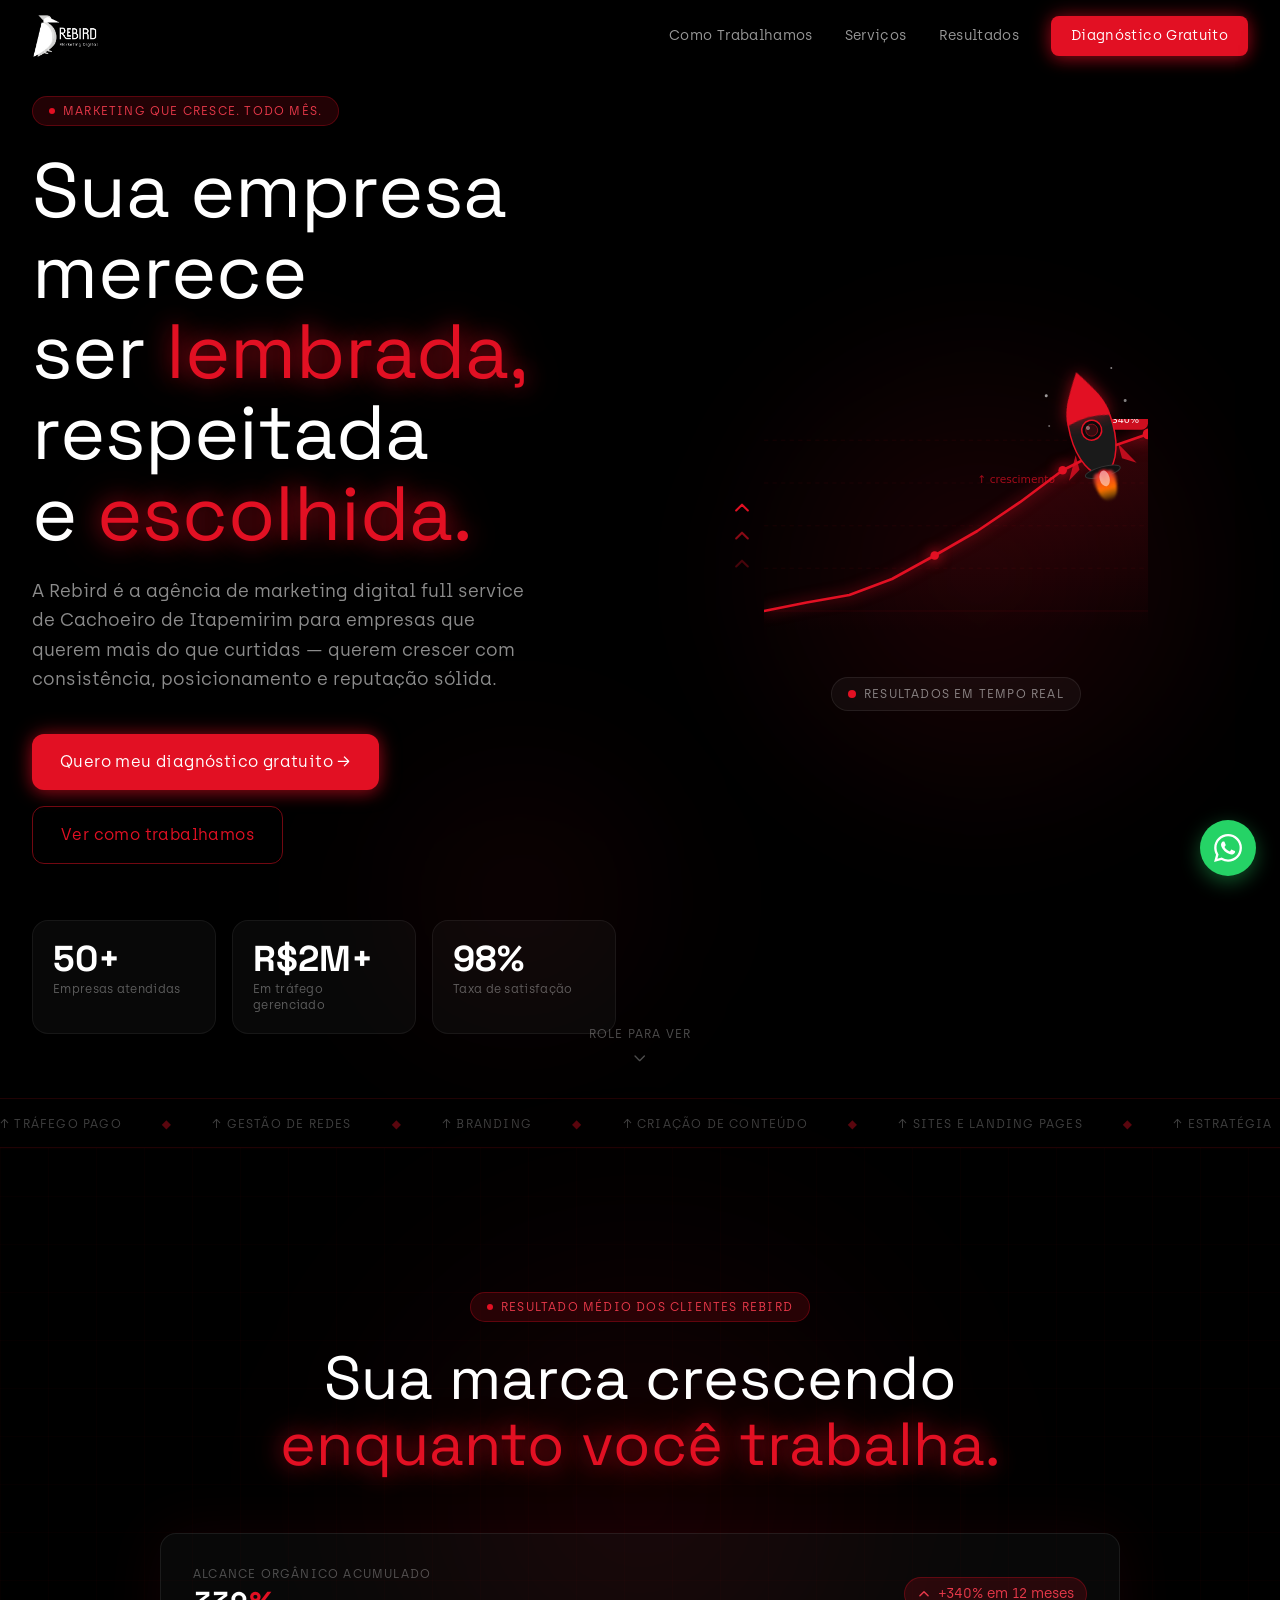
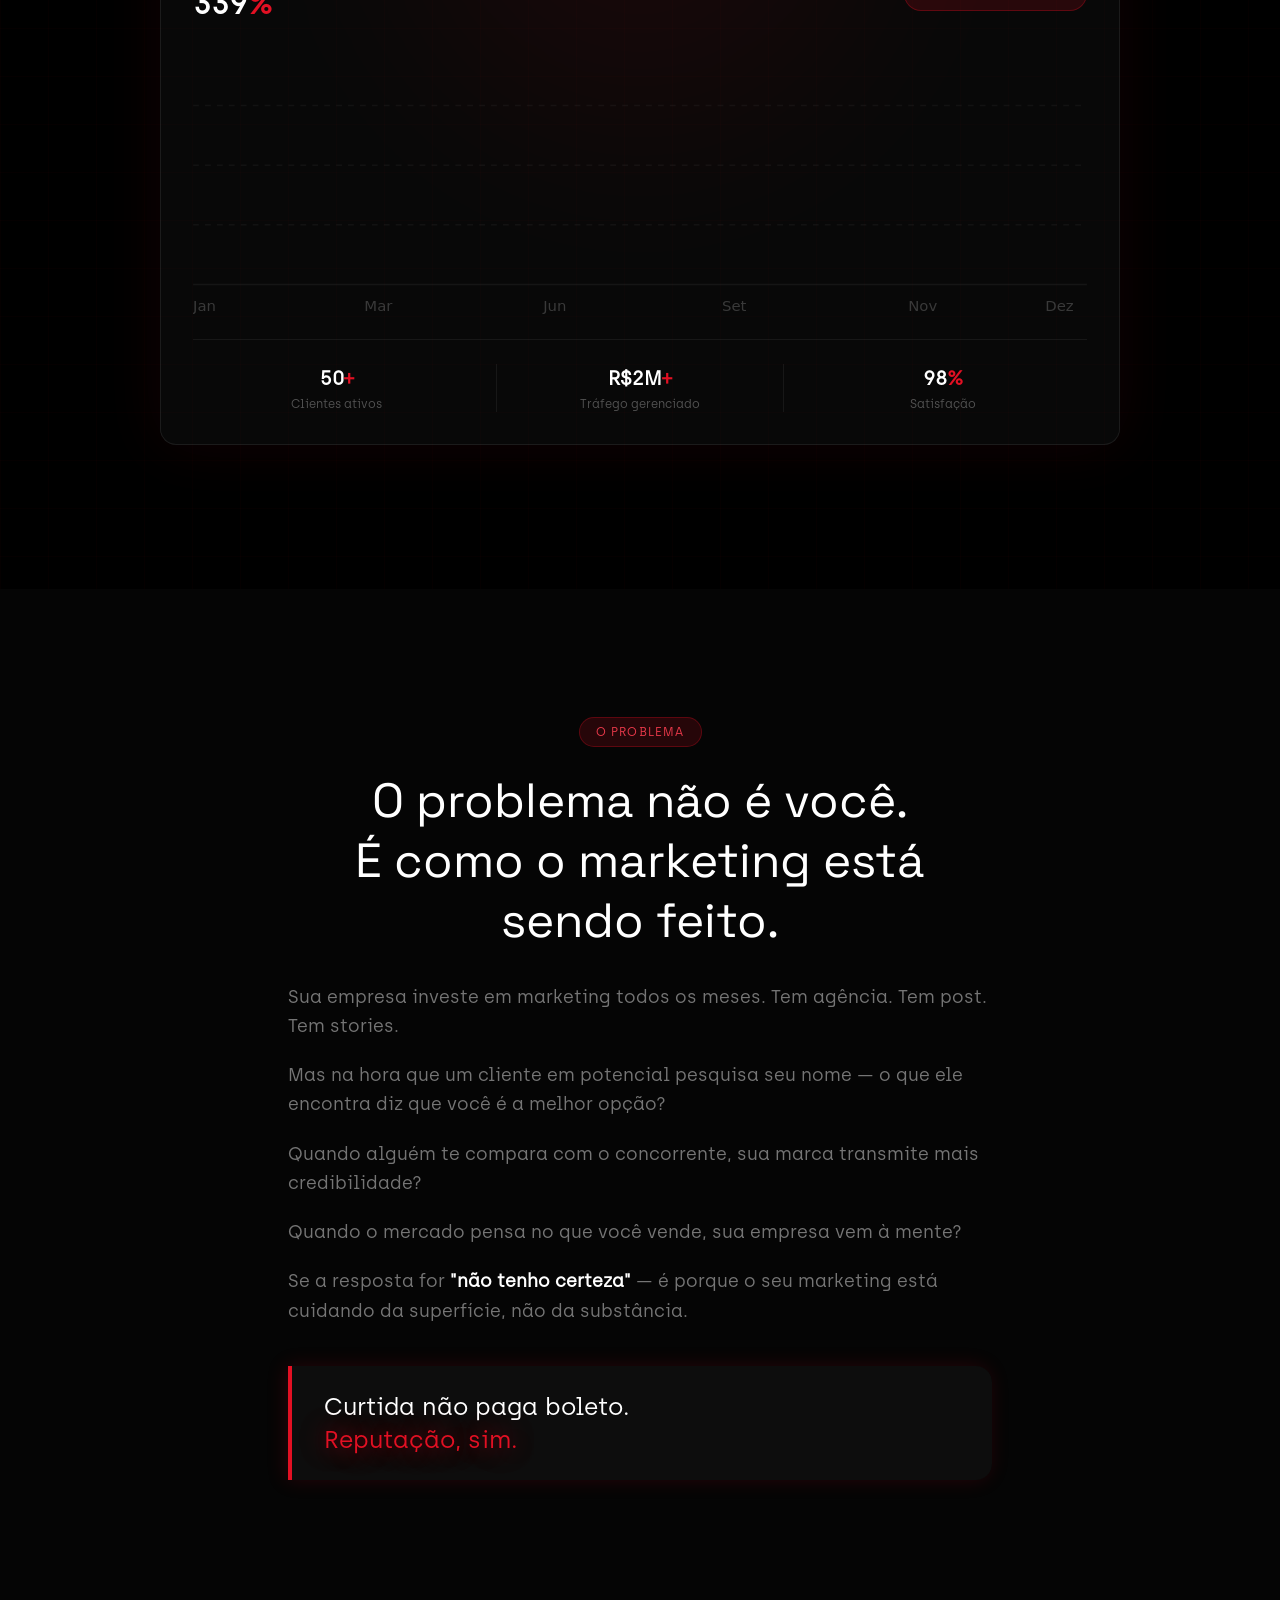
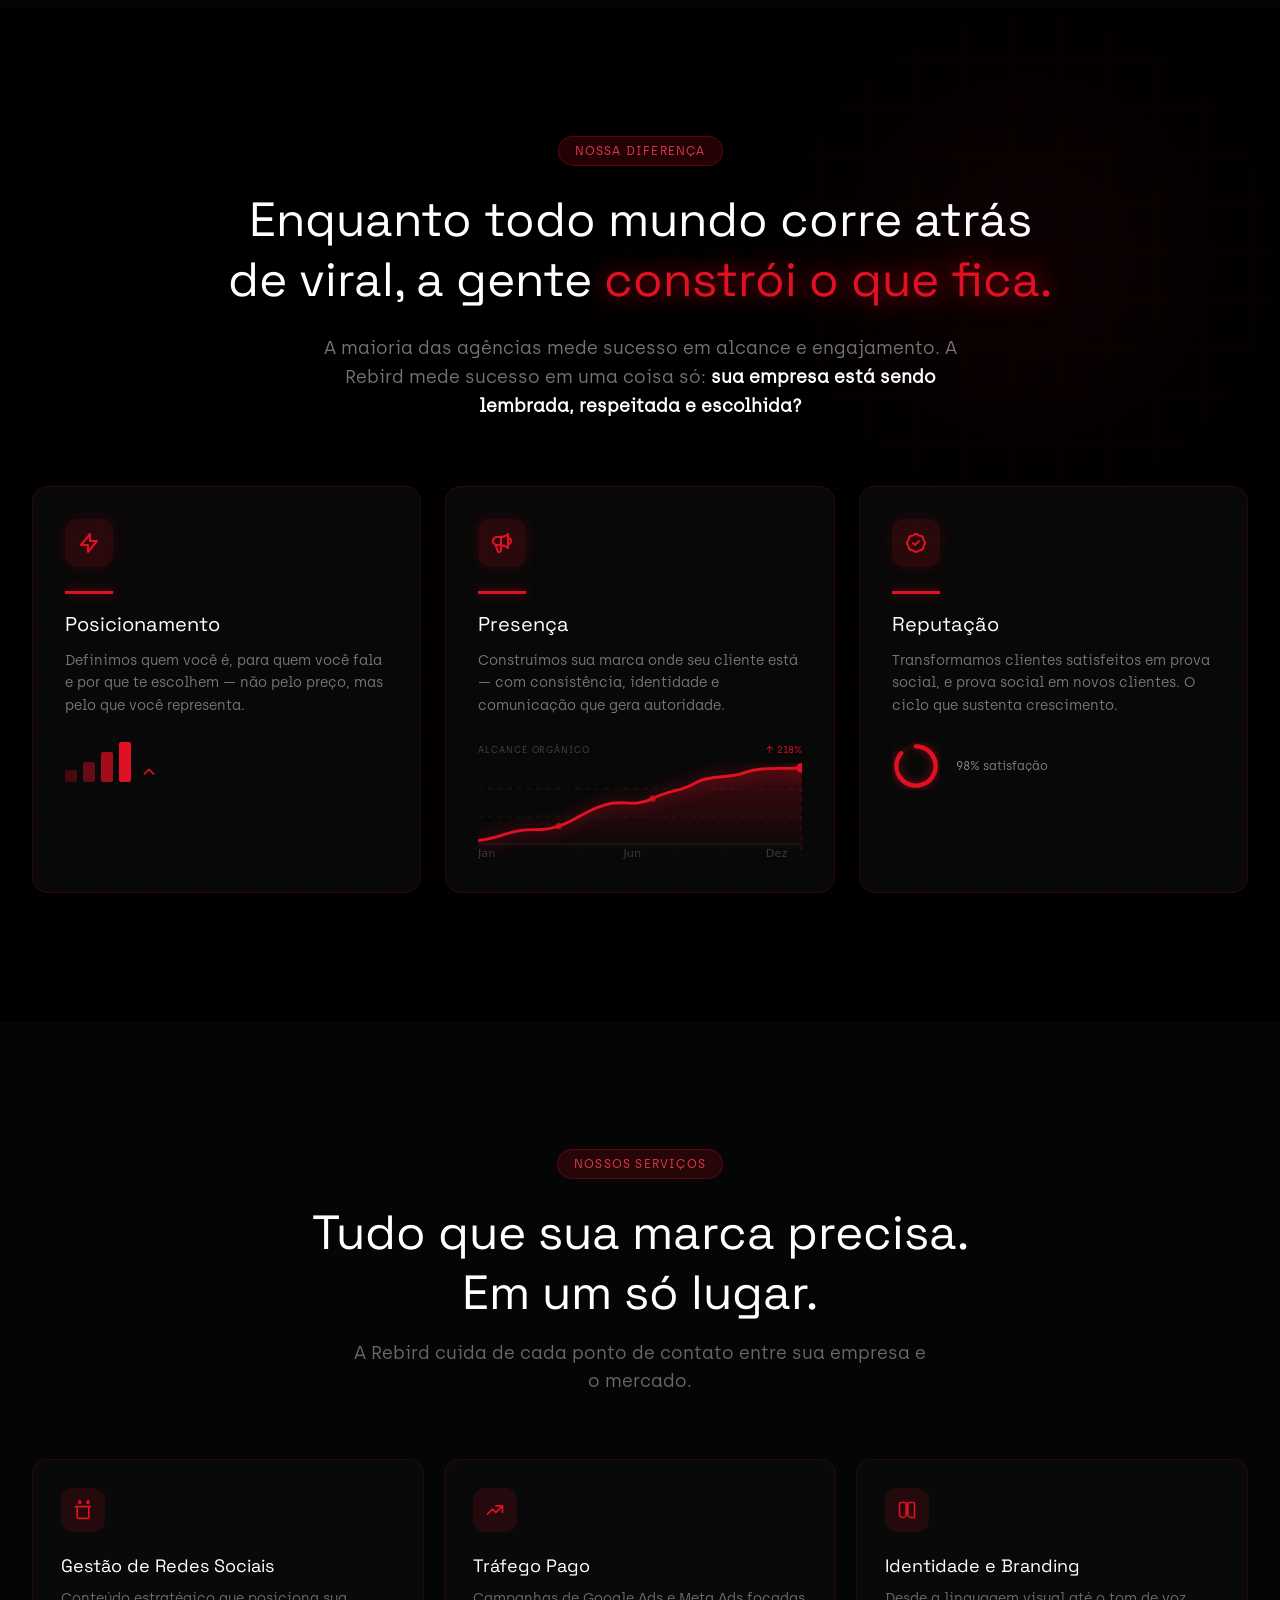
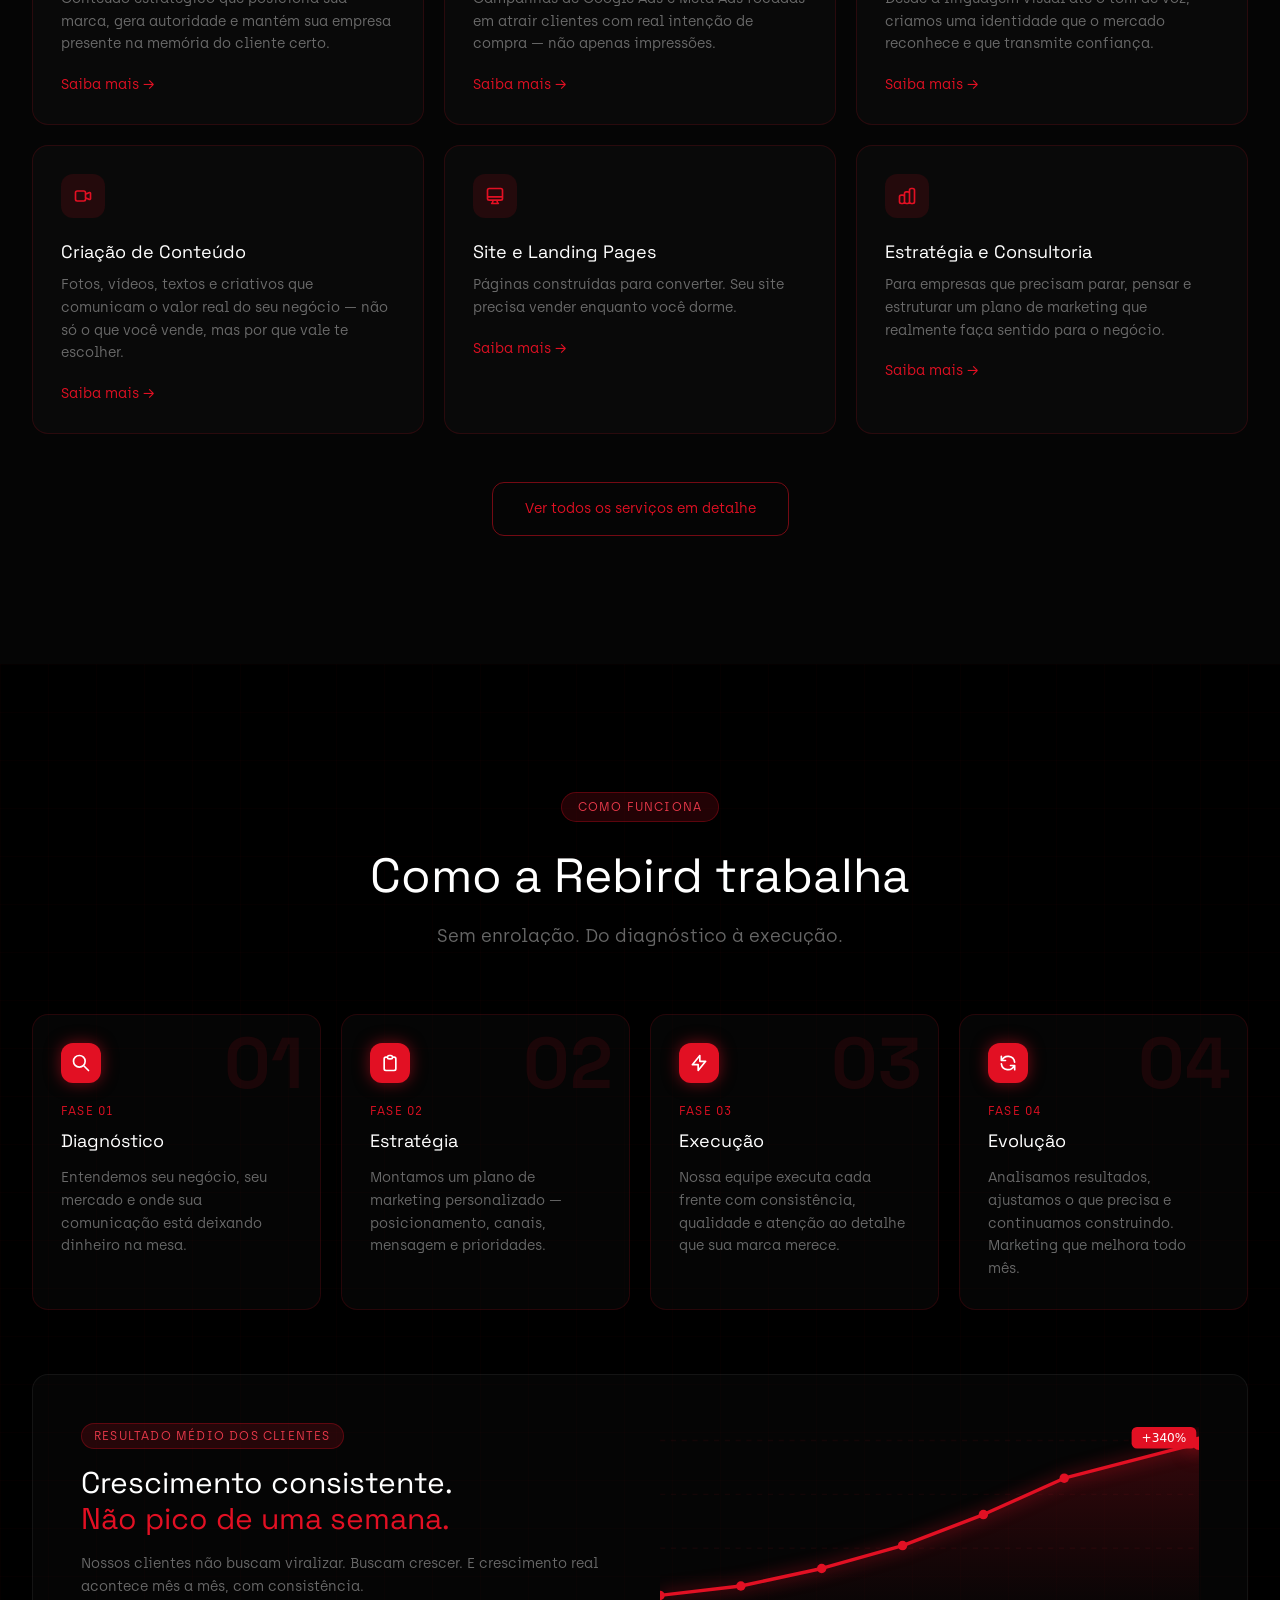
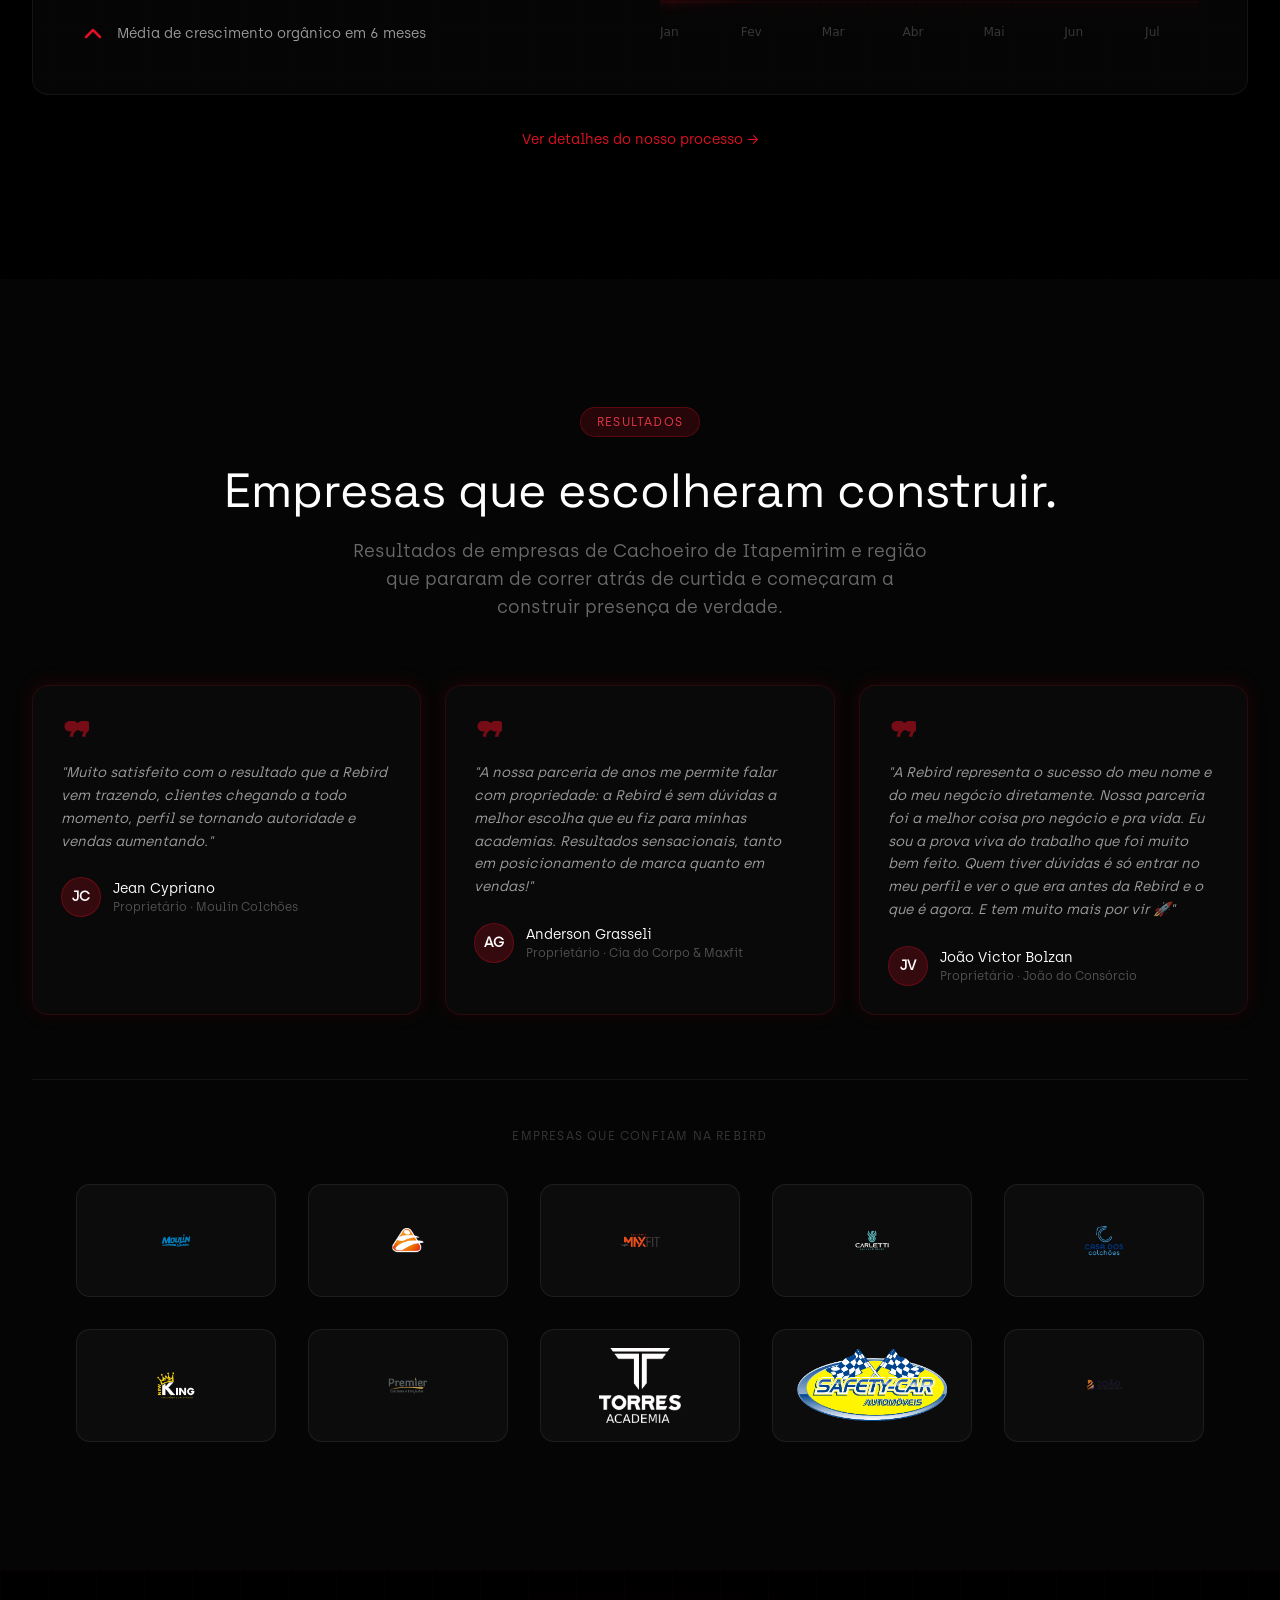
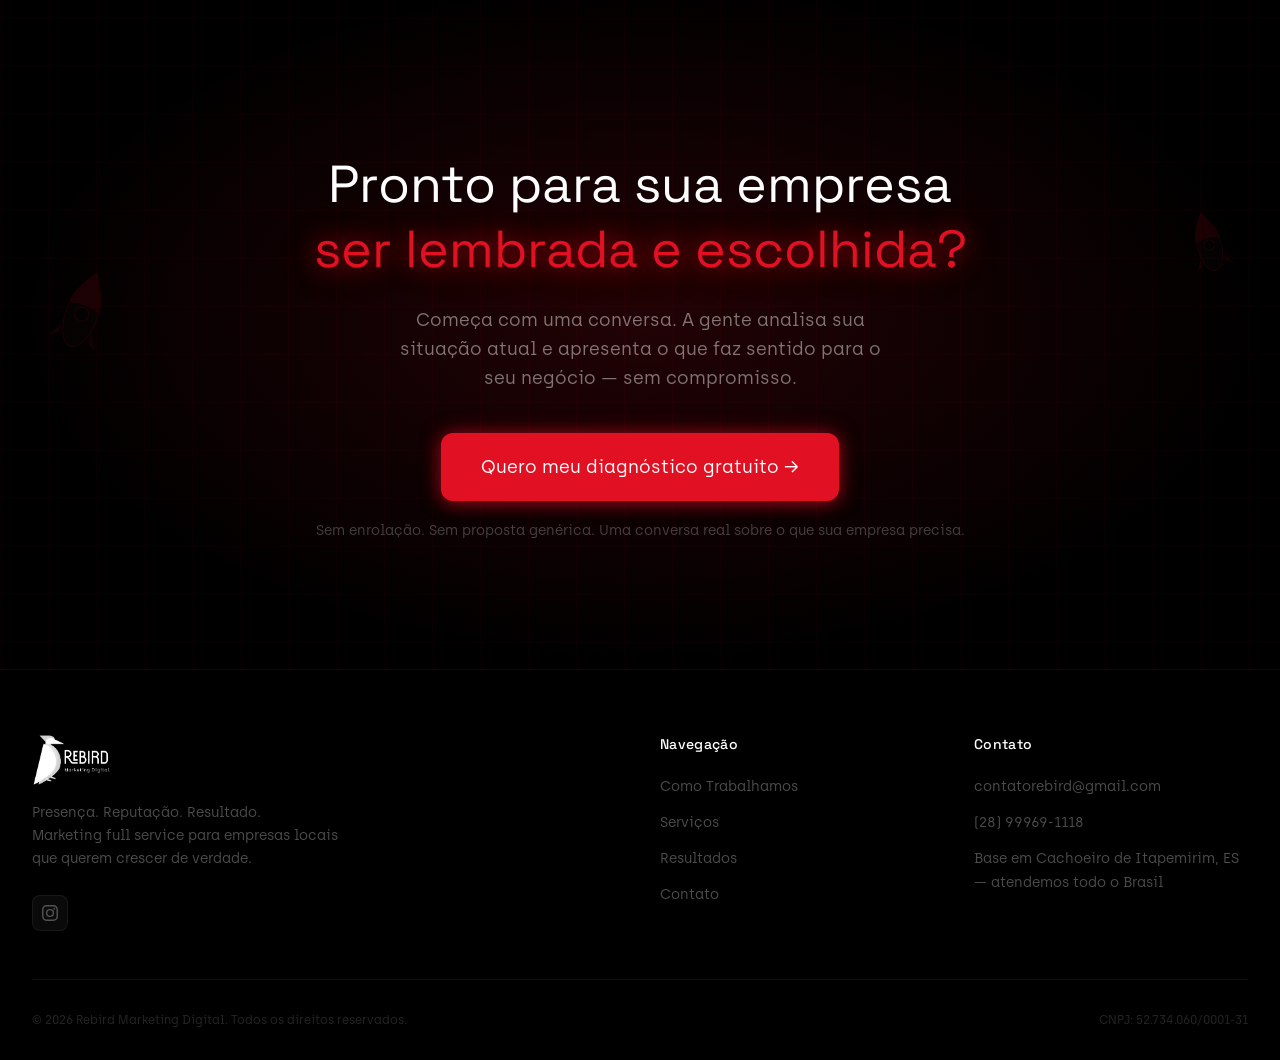
<file: index.html>
<!DOCTYPE html>
<html lang="pt-BR">
<head>
  <meta charset="UTF-8">
  <meta name="google-site-verification" content="AwboLZYkiNeu1MAyQKqrGH6n5QndQtJoimnRwkE85tY" />
  <meta name="viewport" content="width=device-width, initial-scale=1.0">
  <title>Agência de Marketing Digital em Cachoeiro de Itapemirim | Rebird</title>
  <meta name="description" content="Agência de marketing digital em Cachoeiro de Itapemirim e Sul do ES. Gestão de redes, tráfego pago, sites e branding para empresas locais. Atendemos todo o Brasil.">
  <!-- SEO / Indexação (Kit SEO Rebird) — trocar rebird.com.br pelo domínio real -->
  <meta name="robots" content="index, follow">
  <link rel="canonical" href="https://rebird.com.br/">
  <link rel="icon" type="image/png" sizes="96x96" href="favicon-96.png">
  <link rel="icon" type="image/png" sizes="512x512" href="favicon.png">
  <link rel="apple-touch-icon" href="apple-touch-icon.png">

  <!-- Open Graph -->
  <meta property="og:type" content="website">
  <meta property="og:locale" content="pt_BR">
  <meta property="og:site_name" content="Rebird Marketing Digital">
  <meta property="og:title" content="Agência de Marketing Digital em Cachoeiro de Itapemirim | Rebird">
  <meta property="og:description" content="A Rebird não é uma agência que só faz posts. A gente constrói presença e reputação.">
  <meta property="og:url" content="https://rebird.com.br/">
  <meta property="og:image" content="https://rebird.com.br/og-image.png">

  <!-- Twitter / X -->
  <meta name="twitter:card" content="summary_large_image">
  <meta name="twitter:title" content="Agência de Marketing Digital em Cachoeiro de Itapemirim | Rebird">
  <meta name="twitter:description" content="A Rebird não é uma agência que só faz posts. A gente constrói presença e reputação.">
  <meta name="twitter:image" content="https://rebird.com.br/og-image.png">

  <!-- Dados estruturados: negócio local -->
  <script type="application/ld+json">
  {
    "@context": "https://schema.org",
    "@type": "LocalBusiness",
    "name": "Rebird Marketing Digital",
    "description": "Agência de marketing digital em Cachoeiro de Itapemirim e Sul do ES. Gestão de redes, tráfego pago, sites e branding para empresas locais. Atendemos todo o Brasil.",
    "url": "https://rebird.com.br/",
    "image": "https://rebird.com.br/og-image.png",
    "telephone": "+5528999691118",
    "email": "contatorebird@gmail.com",
    "address": {
      "@type": "PostalAddress",
      "addressLocality": "Cachoeiro de Itapemirim",
      "addressRegion": "ES",
      "addressCountry": "BR"
    },
    "areaServed": ["Cachoeiro de Itapemirim", "Sul do Espírito Santo", "Brasil"],
    "sameAs": [
      "https://www.instagram.com/rebirdmarketing/"
    ]
  }
  </script>

  <link rel="stylesheet" href="tailwind.css">

  <!-- Google Analytics 4 -->
  <script async src="https://www.googletagmanager.com/gtag/js?id=G-8B6RSETTDL"></script>
  <script>
    window.dataLayer = window.dataLayer || [];
    function gtag(){dataLayer.push(arguments);}
    gtag('js', new Date());
    gtag('config', 'G-8B6RSETTDL');
  </script>

  <!-- Fontes customizadas — adicione os arquivos em /fonts/ -->
  <style>
    /* Marca (wordmark) — Bebas Neue (OFL, free p/ comercial). Substitui Forrest Gallery DEMO. */
    @font-face {
      font-family: 'Bebas Neue';
      src: url('fonts/BebasNeue-Regular.woff2') format('woff2');
      font-weight: 400;
      font-style: normal;
      font-display: swap;
    }
    /* Títulos — Space Grotesk variável (OFL). Substitui Universo DEMO. */
    @font-face {
      font-family: 'Space Grotesk';
      src: url('fonts/SpaceGrotesk.woff2') format('woff2');
      font-weight: 300 700;
      font-style: normal;
      font-display: swap;
    }
    /* Corpo — Archia (real, licença Atipo). */
    @font-face {
      font-family: 'Archia';
      src: url('fonts/Archia-Regular.woff2') format('woff2');
      font-weight: 400;
      font-style: normal;
      font-display: swap;
    }

    *, *::before, *::after { box-sizing: border-box; }
    html { scroll-behavior: smooth; }

    body {
      font-family: 'Archia', 'Inter', system-ui, sans-serif;
      background: #000;
      color: #e8e8e8;
      overflow-x: hidden;
    }

    h1, h2, h3, h4, h5 {
      font-family: 'Space Grotesk', 'Sora', system-ui, sans-serif;
    }

    .brand-name {
      font-family: 'Bebas Neue', 'Sora', system-ui, sans-serif;
      letter-spacing: 0.08em;
    }

    /* ── Grid background ── */
    .grid-bg {
      background-image:
        linear-gradient(rgba(226,16,35,0.06) 1px, transparent 1px),
        linear-gradient(90deg, rgba(226,16,35,0.06) 1px, transparent 1px);
      background-size: 48px 48px;
    }

    /* ── Glow effects ── */
    .glow-red { text-shadow: 0 0 24px rgba(226,16,35,0.7), 0 0 48px rgba(226,16,35,0.3); }
    .logo-slot {
      display: flex;
      align-items: center;
      justify-content: center;
      background: rgba(255,255,255,0.03);
      border: 1px solid rgba(255,255,255,0.07);
      border-radius: 14px;
      padding: 18px 24px;
      transition: background 0.25s, border-color 0.25s;
    }
    .logo-slot:hover {
      background: rgba(255,255,255,0.07);
      border-color: rgba(226,16,35,0.3);
    }
    .logo-slot img {
      width: 150px;
      height: 75px;
      object-fit: contain;
      object-position: center;
    }
    .glow-card {
      border: 1px solid rgba(226,16,35,0.15);
      box-shadow: 0 0 0 0 rgba(226,16,35,0);
      transition: border-color 0.3s, box-shadow 0.3s, transform 0.3s;
    }
    .glow-card:hover {
      border-color: rgba(226,16,35,0.5);
      box-shadow: 0 0 24px rgba(226,16,35,0.18), 0 0 60px rgba(226,16,35,0.06);
      transform: translateY(-4px);
    }
    .glow-btn {
      background: #e21023;
      color: #fff;
      box-shadow: 0 0 20px rgba(226,16,35,0.5), 0 4px 16px rgba(226,16,35,0.3);
      transition: box-shadow 0.2s, transform 0.2s, background 0.2s;
    }
    .glow-btn:hover {
      background: #e8394a;
      box-shadow: 0 0 36px rgba(226,16,35,0.7), 0 8px 24px rgba(226,16,35,0.4);
      transform: translateY(-2px);
    }
    .glow-btn:active { transform: translateY(0); }

    .btn-outline-red {
      border: 1.5px solid rgba(226,16,35,0.5);
      color: #e21023;
      transition: border-color 0.2s, background 0.2s, box-shadow 0.2s;
    }
    .btn-outline-red:hover {
      border-color: #e21023;
      background: rgba(226,16,35,0.08);
      box-shadow: 0 0 20px rgba(226,16,35,0.2);
    }

    /* ── Navbar ── */
    #navbar { transition: background 0.3s, box-shadow 0.3s, border-color 0.3s; }
    #navbar.scrolled {
      background: rgba(0,0,0,0.95) !important;
      backdrop-filter: blur(16px);
      box-shadow: 0 1px 0 rgba(226,16,35,0.2);
      border-bottom: 1px solid rgba(226,16,35,0.15);
    }

    /* ── Mobile menu ── */
    #mobile-menu { transform: translateX(100%); transition: transform 0.3s ease; }
    #mobile-menu.open { transform: translateX(0); }

    /* ── Fade-up animation ── */
    .fade-up { opacity: 0; transform: translateY(32px); transition: opacity 0.7s cubic-bezier(0.16,1,0.3,1), transform 0.7s cubic-bezier(0.16,1,0.3,1); }
    .fade-up.visible { opacity: 1; transform: translateY(0); }
    .delay-1 { transition-delay: 0.1s; }
    .delay-2 { transition-delay: 0.2s; }
    .delay-3 { transition-delay: 0.3s; }
    .delay-4 { transition-delay: 0.4s; }
    .delay-5 { transition-delay: 0.5s; }
    .delay-6 { transition-delay: 0.6s; }

    /* ── Ticker / marquee ── */
    .ticker-wrap { overflow: hidden; white-space: nowrap; }
    .ticker-inner { display: inline-flex; animation: ticker 22s linear infinite; }
    .ticker-inner:hover { animation-play-state: paused; }
    @keyframes ticker { 0% { transform: translateX(0); } 100% { transform: translateX(-50%); } }

    /* ── Floating particles ── */
    .particle {
      position: absolute;
      border-radius: 50%;
      background: #e21023;
      pointer-events: none;
      animation: float-particle linear infinite;
      opacity: 0;
    }
    @keyframes float-particle {
      0%   { transform: translateY(0) scale(1);   opacity: 0; }
      10%  { opacity: 0.6; }
      90%  { opacity: 0.3; }
      100% { transform: translateY(-100vh) scale(0.5); opacity: 0; }
    }

    /* ── Rocket float ── */
    @keyframes rocket-float {
      0%, 100% { transform: translateY(0) rotate(-15deg); }
      50%       { transform: translateY(-18px) rotate(-12deg); }
    }
    .rocket-float { animation: rocket-float 3.5s ease-in-out infinite; }

    /* ── Flame flicker ── */
    @keyframes flicker {
      0%, 100% { opacity: 1; transform: scaleY(1) scaleX(1); }
      30%       { opacity: 0.85; transform: scaleY(0.9) scaleX(1.05); }
      60%       { opacity: 0.95; transform: scaleY(1.05) scaleX(0.95); }
    }
    .flame { animation: flicker 0.18s ease-in-out infinite; transform-origin: top center; }

    /* ── Chart line draw ── */
    .chart-line {
      stroke-dasharray: 600;
      stroke-dashoffset: 600;
      transition: stroke-dashoffset 2.5s cubic-bezier(0.16,1,0.3,1);
    }
    .chart-line.drawn { stroke-dashoffset: 0; }

    /* ── Arrow pulse ── */
    @keyframes arrow-up {
      0%   { transform: translateY(6px); opacity: 0.3; }
      100% { transform: translateY(-6px); opacity: 1; }
    }
    .arrow-up-anim { animation: arrow-up 1s ease-in-out infinite alternate; }

    /* ── Stat counter glow ── */
    .stat-value {
      font-family: 'Space Grotesk', 'Sora', system-ui, sans-serif;
      font-weight: 700;
      font-size: 2.25rem;
      line-height: 1;
      color: #fff;
    }
    .stat-value span { color: #e21023; }

    /* ── Section tag ── */
    .tag-red { background: rgba(226,16,35,0.15); color: #e8394a; border: 1px solid rgba(226,16,35,0.3); }

    /* ── WhatsApp ── */
    #whatsapp-btn { transition: transform 0.2s, box-shadow 0.2s; }
    #whatsapp-btn:hover { transform: scale(1.08); box-shadow: 0 12px 32px rgba(37,211,102,0.45); }

    /* ── Scrollbar ── */
    ::-webkit-scrollbar { width: 4px; }
    ::-webkit-scrollbar-track { background: #000; }
    ::-webkit-scrollbar-thumb { background: #e21023; border-radius: 2px; }

    /* ── Step line connector ── */
    .step-connector { background: linear-gradient(to right, #e21023, transparent); }

    /* ── Pillar card ── */
    .pillar-card-inner { transition: transform 0.3s, box-shadow 0.3s; }
    .pillar-card-inner:hover { transform: translateY(-6px); box-shadow: 0 24px 56px rgba(226,16,35,0.15); }

    /* ── Testi card ── */
    .testi-card { transition: transform 0.25s, border-color 0.25s; }
    .testi-card:hover { transform: translateY(-3px); }

    /* ── Redline ── */
    .red-line { width: 48px; height: 3px; background: #e21023; box-shadow: 0 0 12px rgba(226,16,35,0.6); }

    /* ── Number pulse ── */
    @keyframes num-pulse { 0%,100% { text-shadow: 0 0 16px rgba(226,16,35,0.4); } 50% { text-shadow: 0 0 32px rgba(226,16,35,0.8); } }
    .num-pulse { animation: num-pulse 2.5s ease-in-out infinite; }

    /* ── Portal pulse ── */
    @keyframes portalPulse {
      0%,100% { transform:translate(-50%,-50%) scale(1);   opacity:1; }
      50%      { transform:translate(-50%,-50%) scale(1.18); opacity:0.7; }
    }

    /* ── Status blink ── */
    @keyframes blink {
      0%,100% { opacity:1; }
      50%      { opacity:0.2; }
    }

    /* ── Rocket exhaust smoke trail ── */
    @keyframes smoke-rise {
      0%   { transform:translateY(0) scale(1);   opacity:0.5; }
      100% { transform:translateY(-60px) scale(2); opacity:0; }
    }
    .smoke-puff {
      position:absolute;
      border-radius:50%;
      background:rgba(226,16,35,0.15);
      animation:smoke-rise 1.2s ease-out infinite;
      pointer-events:none;
    }
  </style>
</head>
<body>

  <!-- ═══════════════════════════════════════════ NAVBAR ═══ -->
  <nav id="navbar" class="fixed top-0 left-0 right-0 z-50 bg-transparent" role="navigation" aria-label="Menu principal">
    <div class="max-w-7xl mx-auto px-5 lg:px-8">
      <div class="flex items-center justify-between" style="height:72px">

        <!-- Logo -->
        <a href="index.html" aria-label="Rebird - Página inicial">
          <img src="logos/rebird-logo.png" alt="Rebird Marketing Digital" style="height:44px;width:auto;object-fit:contain;">
        </a>

        <!-- Desktop nav -->
        <div class="hidden lg:flex items-center gap-8">
          <a href="como-trabalhamos.html" class="text-white/60 hover:text-white text-sm transition-colors tracking-wide">Como Trabalhamos</a>
          <a href="servicos.html" class="text-white/60 hover:text-white text-sm transition-colors tracking-wide">Serviços</a>
          <a href="index.html#resultados" class="text-white/60 hover:text-white text-sm transition-colors tracking-wide">Resultados</a>
          <a href="contato.html" class="glow-btn px-5 py-2.5 rounded-lg text-sm font-medium tracking-wide">Diagnóstico Gratuito</a>
        </div>

        <!-- Mobile hamburger -->
        <button id="menu-btn" class="lg:hidden flex flex-col gap-1.5 p-2" aria-label="Abrir menu" aria-expanded="false">
          <span class="block w-6 h-0.5 bg-white transition-all" id="bar1"></span>
          <span class="block w-6 h-0.5 bg-white transition-all" id="bar2"></span>
          <span class="block w-5 h-0.5 bg-white transition-all" id="bar3"></span>
        </button>
      </div>
    </div>

    <!-- Mobile menu -->
    <div id="mobile-menu" class="fixed top-0 right-0 bottom-0 w-72 bg-black border-l border-red-700/30 z-50 shadow-2xl flex flex-col p-8">
      <div class="flex justify-between items-center mb-10">
        <img src="logos/rebird-logo.png" alt="Rebird Marketing Digital" style="height:40px;width:auto;object-fit:contain;">
        <button id="close-menu" aria-label="Fechar menu" class="text-white/50 hover:text-red-500 transition-colors">
          <svg class="w-6 h-6" fill="none" stroke="currentColor" viewBox="0 0 24 24"><path stroke-linecap="round" stroke-linejoin="round" stroke-width="2" d="M6 18L18 6M6 6l12 12"/></svg>
        </button>
      </div>
      <nav class="flex flex-col gap-6">
        <a href="como-trabalhamos.html" class="text-white/70 text-lg hover:text-red-500 transition-colors">Como Trabalhamos</a>
        <a href="servicos.html" class="text-white/70 text-lg hover:text-red-500 transition-colors">Serviços</a>
        <a href="index.html#resultados" class="text-white/70 text-lg hover:text-red-500 transition-colors">Resultados</a>
      </nav>
      <div class="mt-auto">
        <a href="contato.html" class="glow-btn block text-center px-6 py-4 rounded-xl font-medium text-base">Diagnóstico Gratuito</a>
      </div>
    </div>
    <div id="menu-overlay" class="hidden fixed inset-0 bg-black/60 z-40 backdrop-blur-sm"></div>
  </nav>

  <main>

    <!-- ═══════════════════════════════════════════ HERO ═══ -->
    <section class="relative min-h-screen flex flex-col justify-center pt-24 pb-16 overflow-hidden grid-bg" style="background:#000">

      <!-- Particles container -->
      <div id="particles" class="absolute inset-0 pointer-events-none overflow-hidden"></div>

      <!-- Glow orb -->
      <div class="absolute top-1/4 right-0 w-[600px] h-[600px] rounded-full pointer-events-none" style="background: radial-gradient(circle, rgba(226,16,35,0.12) 0%, transparent 70%); filter: blur(40px);"></div>
      <div class="absolute bottom-0 left-1/4 w-[400px] h-[400px] rounded-full pointer-events-none" style="background: radial-gradient(circle, rgba(226,16,35,0.07) 0%, transparent 70%); filter: blur(60px);"></div>

      <div class="max-w-7xl mx-auto px-5 lg:px-8 w-full relative z-10">
        <div class="grid grid-cols-1 lg:grid-cols-2 gap-12 items-center">

          <!-- Left: copy -->
          <div>
            <!-- Tag -->
            <div class="fade-up inline-flex items-center gap-2 tag-red px-4 py-1.5 rounded-full text-xs font-medium tracking-widest uppercase mb-6">
              <span class="w-1.5 h-1.5 rounded-full bg-red-500 inline-block"></span>
              Marketing que cresce. Todo mês.
            </div>

            <!-- H1 -->
            <h1 class="fade-up delay-1 text-white leading-[1.05] mb-6" style="font-size:clamp(2.6rem, 6vw, 4.8rem)">
              Sua empresa merece<br>
              ser <span class="text-red-500 glow-red">lembrada,</span><br>
              respeitada<br>
              e <span class="text-red-500 glow-red">escolhida.</span>
            </h1>

            <!-- Subtitle -->
            <p class="fade-up delay-2 text-white/55 text-lg leading-relaxed mb-10 max-w-lg">
              A Rebird é a agência de marketing digital full service de Cachoeiro de Itapemirim para empresas que querem mais do que curtidas — querem crescer com consistência, posicionamento e reputação sólida.
            </p>

            <!-- CTAs -->
            <div class="fade-up delay-3 flex flex-wrap gap-4 mb-14">
              <a href="contato.html" class="glow-btn px-7 py-4 rounded-xl font-medium text-base tracking-wide">
                Quero meu diagnóstico gratuito →
              </a>
              <a href="como-trabalhamos.html" class="btn-outline-red px-7 py-4 rounded-xl font-medium text-base tracking-wide">
                Ver como trabalhamos
              </a>
            </div>

            <!-- Stats counters -->
            <div class="fade-up delay-4 grid grid-cols-3 gap-4">
              <div class="bg-white/[0.03] border border-white/[0.06] rounded-2xl p-5">
                <div class="stat-value num-pulse" data-target="50" data-suffix="+">0+</div>
                <div class="text-white/35 text-xs mt-1 tracking-wide">Empresas atendidas</div>
              </div>
              <div class="bg-white/[0.03] border border-white/[0.06] rounded-2xl p-5">
                <div class="stat-value num-pulse" data-target="2" data-prefix="R$" data-suffix="M+">R$0M+</div>
                <div class="text-white/35 text-xs mt-1 tracking-wide">Em tráfego gerenciado</div>
              </div>
              <div class="bg-white/[0.03] border border-white/[0.06] rounded-2xl p-5">
                <div class="stat-value num-pulse" data-target="98" data-suffix="%">0%</div>
                <div class="text-white/35 text-xs mt-1 tracking-wide">Taxa de satisfação</div>
              </div>
            </div>
          </div>

          <!-- Right: rocket + chart visual -->
          <div class="hidden lg:flex flex-col items-center justify-center relative">

            <!-- Chart SVG -->
            <div class="relative w-full max-w-sm">
              <svg viewBox="0 0 360 220" fill="none" xmlns="http://www.w3.org/2000/svg" class="w-full">
                <!-- Grid lines -->
                <line x1="0" y1="180" x2="360" y2="180" stroke="rgba(226,16,35,0.1)" stroke-width="1"/>
                <line x1="0" y1="140" x2="360" y2="140" stroke="rgba(226,16,35,0.07)" stroke-width="1" stroke-dasharray="4 4"/>
                <line x1="0" y1="100" x2="360" y2="100" stroke="rgba(226,16,35,0.07)" stroke-width="1" stroke-dasharray="4 4"/>
                <line x1="0" y1="60" x2="360" y2="60" stroke="rgba(226,16,35,0.07)" stroke-width="1" stroke-dasharray="4 4"/>
                <line x1="0" y1="20" x2="360" y2="20" stroke="rgba(226,16,35,0.07)" stroke-width="1" stroke-dasharray="4 4"/>

                <!-- Area fill -->
                <path d="M0 180 L40 172 L80 165 L120 150 L160 128 L200 105 L240 78 L280 48 L320 28 L360 14 L360 200 L0 200Z"
                      fill="url(#areaGrad)" opacity="0.4"/>
                <!-- Line -->
                <path id="chartLine" class="chart-line"
                      d="M0 180 L40 172 L80 165 L120 150 L160 128 L200 105 L240 78 L280 48 L320 28 L360 14"
                      stroke="#e21023" stroke-width="2.5" stroke-linecap="round" stroke-linejoin="round" fill="none"
                      style="filter: drop-shadow(0 0 6px rgba(226,16,35,0.8))"/>

                <!-- Data point dots -->
                <circle cx="160" cy="128" r="4" fill="#e21023" style="filter: drop-shadow(0 0 6px rgba(226,16,35,1))"/>
                <circle cx="280" cy="48" r="4" fill="#e21023" style="filter: drop-shadow(0 0 6px rgba(226,16,35,1))"/>
                <circle cx="360" cy="14" r="5" fill="#e21023" style="filter: drop-shadow(0 0 10px rgba(226,16,35,1))"/>

                <!-- Tooltip on last point -->
                <rect x="310" y="-10" width="50" height="20" rx="6" fill="#e21023" opacity="0.9"/>
                <text x="335" y="4" text-anchor="middle" fill="white" font-size="9" font-family="system-ui">+340%</text>

                <!-- Upward arrow label -->
                <g transform="translate(200,60)">
                  <text fill="rgba(226,16,35,0.7)" font-size="10" font-family="system-ui">↑ crescimento</text>
                </g>

                <defs>
                  <linearGradient id="areaGrad" x1="0" y1="0" x2="0" y2="1">
                    <stop offset="0%" stop-color="#e21023" stop-opacity="0.5"/>
                    <stop offset="100%" stop-color="#e21023" stop-opacity="0.0"/>
                  </linearGradient>
                </defs>
              </svg>

              <!-- Rocket SVG -->
              <div class="absolute -top-16 right-0 rocket-float" style="width:110px">
                <svg viewBox="0 0 110 160" fill="none" xmlns="http://www.w3.org/2000/svg">
                  <!-- Body -->
                  <ellipse cx="55" cy="75" rx="22" ry="45" fill="#1a1a1a" stroke="#e21023" stroke-width="1.5"/>
                  <!-- Nose cone -->
                  <path d="M55 15 C42 35 33 50 33 65 Q55 58 77 65 C77 50 68 35 55 15Z" fill="#e21023" style="filter: drop-shadow(0 0 8px rgba(226,16,35,0.6))"/>
                  <!-- Window -->
                  <circle cx="55" cy="75" r="10" fill="#0a0a0a" stroke="#e21023" stroke-width="1.5"/>
                  <circle cx="55" cy="75" r="6" fill="rgba(226,16,35,0.2)" stroke="#e21023" stroke-width="0.5"/>
                  <circle cx="52" cy="72" r="2" fill="rgba(255,255,255,0.4)"/>
                  <!-- Left fin -->
                  <path d="M33 95 L20 118 L33 110Z" fill="#e21023" opacity="0.8"/>
                  <!-- Right fin -->
                  <path d="M77 95 L90 118 L77 110Z" fill="#e21023" opacity="0.8"/>
                  <!-- Bottom -->
                  <ellipse cx="55" cy="118" rx="18" ry="5" fill="#111" stroke="#333" stroke-width="1"/>
                  <!-- Flame group -->
                  <g class="flame" transform-origin="55 118">
                    <ellipse cx="55" cy="132" rx="10" ry="16" fill="url(#flameGrad1)" style="filter: blur(1px)"/>
                    <ellipse cx="48" cy="128" rx="5" ry="10" fill="url(#flameGrad2)" opacity="0.8" style="filter: blur(1px)"/>
                    <ellipse cx="62" cy="128" rx="5" ry="10" fill="url(#flameGrad2)" opacity="0.8" style="filter: blur(1px)"/>
                    <ellipse cx="55" cy="125" rx="5" ry="8" fill="#fff" opacity="0.5"/>
                  </g>
                  <!-- Stars -->
                  <circle cx="20" cy="30" r="1.5" fill="white" opacity="0.6"/>
                  <circle cx="90" cy="20" r="1" fill="white" opacity="0.5"/>
                  <circle cx="15" cy="60" r="1" fill="white" opacity="0.4"/>
                  <circle cx="95" cy="55" r="1.5" fill="white" opacity="0.5"/>
                  <defs>
                    <linearGradient id="flameGrad1" x1="0" y1="0" x2="0" y2="1">
                      <stop offset="0%" stop-color="#e21023"/>
                      <stop offset="60%" stop-color="#ff6b00"/>
                      <stop offset="100%" stop-color="#ffcc00" stop-opacity="0"/>
                    </linearGradient>
                    <linearGradient id="flameGrad2" x1="0" y1="0" x2="0" y2="1">
                      <stop offset="0%" stop-color="#e8394a"/>
                      <stop offset="100%" stop-color="#ff8800" stop-opacity="0"/>
                    </linearGradient>
                  </defs>
                </svg>
              </div>

              <!-- Floating upward arrows -->
              <div class="absolute -left-8 top-1/2 flex flex-col gap-2 -translate-y-1/2">
                <svg class="arrow-up-anim w-5 h-5 text-red-500" style="animation-delay:0s; color:#e21023" fill="none" stroke="currentColor" viewBox="0 0 24 24"><path stroke-linecap="round" stroke-linejoin="round" stroke-width="2.5" d="M5 15l7-7 7 7"/></svg>
                <svg class="arrow-up-anim w-5 h-5" style="animation-delay:0.2s; color:#e21023; opacity:0.6" fill="none" stroke="currentColor" viewBox="0 0 24 24"><path stroke-linecap="round" stroke-linejoin="round" stroke-width="2.5" d="M5 15l7-7 7 7"/></svg>
                <svg class="arrow-up-anim w-5 h-5" style="animation-delay:0.4s; color:#e21023; opacity:0.3" fill="none" stroke="currentColor" viewBox="0 0 24 24"><path stroke-linecap="round" stroke-linejoin="round" stroke-width="2.5" d="M5 15l7-7 7 7"/></svg>
              </div>
            </div>

            <!-- Live indicator -->
            <div class="flex items-center gap-2 mt-6 bg-white/[0.04] border border-white/[0.08] rounded-full px-4 py-2">
              <span class="w-2 h-2 rounded-full bg-red-500 animate-pulse"></span>
              <span class="text-white/50 text-xs tracking-widest uppercase">Resultados em tempo real</span>
            </div>
          </div>
        </div>
      </div>

      <!-- Scroll indicator -->
      <div class="absolute bottom-8 left-1/2 -translate-x-1/2 flex flex-col items-center gap-2 opacity-30">
        <span class="text-white text-xs tracking-widest uppercase">role para ver</span>
        <svg class="w-4 h-4 text-white animate-bounce" fill="none" stroke="currentColor" viewBox="0 0 24 24"><path stroke-linecap="round" stroke-linejoin="round" stroke-width="2" d="M19 9l-7 7-7-7"/></svg>
      </div>
    </section>

    <!-- ═══════════════════════════════════════════ TICKER ═══ -->
    <div class="border-y border-red-700/20 bg-black py-3 ticker-wrap overflow-hidden">
      <div class="ticker-inner">
        <div class="flex items-center gap-10 pr-10 text-white/25 text-xs tracking-widest uppercase">
          <span>↑ Tráfego Pago</span><span class="text-red-500/40">◆</span>
          <span>↑ Gestão de Redes</span><span class="text-red-500/40">◆</span>
          <span>↑ Branding</span><span class="text-red-500/40">◆</span>
          <span>↑ Criação de Conteúdo</span><span class="text-red-500/40">◆</span>
          <span>↑ Sites e Landing Pages</span><span class="text-red-500/40">◆</span>
          <span>↑ Estratégia</span><span class="text-red-500/40">◆</span>
          <span>↑ Reputação</span><span class="text-red-500/40">◆</span>
          <span>↑ Resultados Reais</span><span class="text-red-500/40">◆</span>
        </div>
        <!-- Duplicate for seamless loop -->
        <div class="flex items-center gap-10 pr-10 text-white/25 text-xs tracking-widest uppercase" aria-hidden="true">
          <span>↑ Tráfego Pago</span><span class="text-red-500/40">◆</span>
          <span>↑ Gestão de Redes</span><span class="text-red-500/40">◆</span>
          <span>↑ Branding</span><span class="text-red-500/40">◆</span>
          <span>↑ Criação de Conteúdo</span><span class="text-red-500/40">◆</span>
          <span>↑ Sites e Landing Pages</span><span class="text-red-500/40">◆</span>
          <span>↑ Estratégia</span><span class="text-red-500/40">◆</span>
          <span>↑ Reputação</span><span class="text-red-500/40">◆</span>
          <span>↑ Resultados Reais</span><span class="text-red-500/40">◆</span>
        </div>
      </div>
    </div>

    <!-- ═══════════════════════════════════════════ SCROLL CHART ═══ -->
    <section id="scroll-chart-section" class="py-24 lg:py-36 relative" style="background:#000;">
      <div class="absolute inset-0 grid-bg opacity-40 pointer-events-none"></div>
      <div class="absolute top-0 left-1/2 -translate-x-1/2 w-[700px] h-[700px] rounded-full pointer-events-none" style="background:radial-gradient(circle,rgba(226,16,35,0.10) 0%,transparent 70%);filter:blur(80px);"></div>
      <div class="max-w-5xl mx-auto px-5 lg:px-8 relative z-10">

        <!-- Header -->
        <div class="text-center mb-14">
          <div class="fade-up inline-flex items-center gap-2 tag-red px-4 py-1.5 rounded-full text-xs font-medium tracking-widest uppercase mb-6">
            <span class="w-1.5 h-1.5 rounded-full bg-red-500 animate-pulse inline-block"></span>
            Resultado médio dos clientes Rebird
          </div>
          <h2 class="fade-up delay-1 text-white" style="font-size:clamp(2.2rem,5vw,3.8rem);line-height:1.08">
            Sua marca crescendo<br><span class="text-red-500 glow-red">enquanto você trabalha.</span>
          </h2>
        </div>

        <!-- Dashboard card -->
        <div class="fade-up delay-2 bg-white/[0.03] border border-white/[0.08] rounded-2xl p-6 lg:p-8" style="box-shadow:0 0 60px rgba(226,16,35,0.08)">
          <!-- Header row -->
          <div class="flex items-center justify-between mb-6">
            <div class="text-left">
              <div class="text-white/30 text-xs tracking-widest uppercase mb-1">Alcance orgânico acumulado</div>
              <div class="text-white text-3xl font-bold" id="scroll-counter">0<span class="text-red-500">%</span></div>
            </div>
            <div class="flex items-center gap-2 tag-red px-3 py-1.5 rounded-full text-sm font-medium">
              <svg class="w-3.5 h-3.5" fill="none" stroke="currentColor" viewBox="0 0 24 24"><path stroke-linecap="round" stroke-linejoin="round" stroke-width="2.5" d="M5 15l7-7 7 7"/></svg>
              +340% em 12 meses
            </div>
          </div>
          <!-- Chart -->
          <svg id="scroll-chart" viewBox="0 0 600 180" fill="none" class="w-full">
            <line x1="0" y1="160" x2="600" y2="160" stroke="rgba(255,255,255,0.05)" stroke-width="1"/>
            <line x1="0" y1="120" x2="600" y2="120" stroke="rgba(255,255,255,0.04)" stroke-width="1" stroke-dasharray="4 4"/>
            <line x1="0" y1="80"  x2="600" y2="80"  stroke="rgba(255,255,255,0.04)" stroke-width="1" stroke-dasharray="4 4"/>
            <line x1="0" y1="40"  x2="600" y2="40"  stroke="rgba(255,255,255,0.04)" stroke-width="1" stroke-dasharray="4 4"/>
            <defs>
              <linearGradient id="scrollAreaGrad" x1="0" y1="0" x2="0" y2="1">
                <stop offset="0%" stop-color="#e21023" stop-opacity="0.55"/>
                <stop offset="100%" stop-color="#e21023" stop-opacity="0"/>
              </linearGradient>
              <clipPath id="scroll-chart-clip">
                <rect id="scroll-chart-clip-rect" x="0" y="0" width="0" height="180"/>
              </clipPath>
            </defs>
            <!-- Area fill (clipped same as line) -->
            <path d="M0 155 C50 152,80 148,120 140 C160 132,180 138,220 125 C260 112,280 105,320 88 C360 70,380 78,420 58 C460 38,490 44,530 22 C550 12,570 8,600 5 L600 170 L0 170Z"
                  fill="url(#scrollAreaGrad)" opacity="0.45" clip-path="url(#scroll-chart-clip)"/>
            <!-- Animated chart line -->
            <path id="scroll-chart-line"
                  d="M0 155 C50 152,80 148,120 140 C160 132,180 138,220 125 C260 112,280 105,320 88 C360 70,380 78,420 58 C460 38,490 44,530 22 C550 12,570 8,600 5"
                  stroke="#e21023" stroke-width="2.5" stroke-linecap="round" fill="none"
                  style="filter:drop-shadow(0 0 8px rgba(226,16,35,0.9))"/>
            <!-- Milestone dots (visible after line passes them) -->
            <circle id="sc-dot-1" cx="220" cy="125" r="4" fill="#e21023" opacity="0"/>
            <circle id="sc-dot-2" cx="420" cy="58"  r="4" fill="#e21023" opacity="0"/>
            <circle id="sc-dot-3" cx="600" cy="5"   r="6" fill="#e21023" opacity="0" style="filter:drop-shadow(0 0 10px rgba(226,16,35,1))"/>
            <!-- Tooltip at end -->
            <g id="sc-tooltip" opacity="0">
              <rect x="548" y="0" width="52" height="20" rx="5" fill="#e21023"/>
              <text x="574" y="13" text-anchor="middle" fill="white" font-size="10" font-family="system-ui" font-weight="bold">+340%</text>
            </g>
            <!-- Month labels -->
            <text x="0"   y="178" fill="rgba(255,255,255,0.2)" font-size="10" font-family="system-ui">Jan</text>
            <text x="115" y="178" fill="rgba(255,255,255,0.2)" font-size="10" font-family="system-ui">Mar</text>
            <text x="235" y="178" fill="rgba(255,255,255,0.2)" font-size="10" font-family="system-ui">Jun</text>
            <text x="355" y="178" fill="rgba(255,255,255,0.2)" font-size="10" font-family="system-ui">Set</text>
            <text x="480" y="178" fill="rgba(255,255,255,0.2)" font-size="10" font-family="system-ui">Nov</text>
            <text x="572" y="178" fill="rgba(255,255,255,0.2)" font-size="10" font-family="system-ui">Dez</text>
          </svg>
          <!-- Bottom stats row -->
          <div class="grid grid-cols-3 gap-4 mt-6 pt-6 border-t border-white/[0.06]">
            <div class="text-center">
              <div class="text-white font-bold text-xl">50<span class="text-red-500">+</span></div>
              <div class="text-white/30 text-xs mt-1">Clientes ativos</div>
            </div>
            <div class="text-center border-x border-white/[0.06]">
              <div class="text-white font-bold text-xl">R$2M<span class="text-red-500">+</span></div>
              <div class="text-white/30 text-xs mt-1">Tráfego gerenciado</div>
            </div>
            <div class="text-center">
              <div class="text-white font-bold text-xl">98<span class="text-red-500">%</span></div>
              <div class="text-white/30 text-xs mt-1">Satisfação</div>
            </div>
          </div>
        </div>

      </div>
    </section>

    <!-- ═══════════════════════════════════════════ PROBLEMA ═══ -->
    <section class="py-24 lg:py-32" style="background:#050505">
      <div class="max-w-3xl mx-auto px-5 lg:px-8 text-center">
        <div class="fade-up inline-flex items-center gap-2 tag-red px-4 py-1.5 rounded-full text-xs font-medium tracking-widest uppercase mb-6">
          O problema
        </div>
        <h2 class="fade-up delay-1 text-white leading-tight mb-8" style="font-size:clamp(2rem, 4vw, 3rem)">
          O problema não é você.<br>É como o marketing está sendo feito.
        </h2>

        <div class="fade-up delay-2 text-white/45 text-lg leading-relaxed space-y-5 text-left mb-10">
          <p>Sua empresa investe em marketing todos os meses. Tem agência. Tem post. Tem stories.</p>
          <p>Mas na hora que um cliente em potencial pesquisa seu nome — o que ele encontra diz que você é a melhor opção?</p>
          <p>Quando alguém te compara com o concorrente, sua marca transmite mais credibilidade?</p>
          <p>Quando o mercado pensa no que você vende, sua empresa vem à mente?</p>
          <p>Se a resposta for <strong class="text-white">"não tenho certeza"</strong> — é porque o seu marketing está cuidando da superfície, não da substância.</p>
        </div>

        <!-- Quote box -->
        <div class="fade-up delay-3 bg-white/[0.03] border-l-4 border-red-500 rounded-r-2xl px-8 py-6 text-left" style="box-shadow: -2px 0 20px rgba(226,16,35,0.15)">
          <p class="text-2xl text-white leading-snug">
            Curtida não paga boleto.<br>
            <span class="text-red-500 glow-red">Reputação, sim.</span>
          </p>
        </div>
      </div>
    </section>

    <!-- ═══════════════════════════════════════════ DIFERENCIAL ═══ -->
    <section class="py-24 lg:py-32 relative overflow-hidden" style="background:#000">
      <div class="absolute inset-0 grid-bg opacity-50 pointer-events-none"></div>
      <div class="absolute top-0 right-0 w-[500px] h-[500px] rounded-full pointer-events-none" style="background: radial-gradient(circle, rgba(226,16,35,0.08) 0%, transparent 70%); filter: blur(60px);"></div>

      <div class="max-w-7xl mx-auto px-5 lg:px-8 relative z-10">
        <div class="text-center mb-16">
          <div class="fade-up inline-flex items-center gap-2 tag-red px-4 py-1.5 rounded-full text-xs font-medium tracking-widest uppercase mb-6">
            Nossa diferença
          </div>
          <h2 class="fade-up delay-1 text-white leading-tight mb-6" style="font-size:clamp(2rem, 4vw, 3rem)">
            Enquanto todo mundo corre atrás<br>
            de viral, a gente <span class="text-red-500 glow-red">constrói o que fica.</span>
          </h2>
          <p class="fade-up delay-2 text-white/45 text-lg max-w-2xl mx-auto leading-relaxed">
            A maioria das agências mede sucesso em alcance e engajamento. A Rebird mede sucesso em uma coisa só: <strong class="text-white">sua empresa está sendo lembrada, respeitada e escolhida?</strong>
          </p>
        </div>

        <!-- Pillars -->
        <div class="grid grid-cols-1 md:grid-cols-3 gap-6">
          <!-- Pilar 1 -->
          <div class="pillar-card-inner fade-up delay-1 glow-card bg-white/[0.03] rounded-2xl p-8">
            <div class="w-12 h-12 rounded-xl flex items-center justify-center mb-6" style="background: rgba(226,16,35,0.15); box-shadow: 0 0 16px rgba(226,16,35,0.15)">
              <svg class="w-6 h-6 text-red-500" fill="none" stroke="currentColor" viewBox="0 0 24 24"><path stroke-linecap="round" stroke-linejoin="round" stroke-width="2" d="M13 10V3L4 14h7v7l9-11h-7z"/></svg>
            </div>
            <div class="red-line mb-4"></div>
            <h3 class="text-white text-xl mb-3">Posicionamento</h3>
            <p class="text-white/45 leading-relaxed text-sm">Definimos quem você é, para quem você fala e por que te escolhem — não pelo preço, mas pelo que você representa.</p>
            <!-- Mini arrow graphic -->
            <div class="mt-6 flex items-end gap-1.5 h-10">
              <div class="w-3 rounded-sm bg-red-700/40" style="height:30%"></div>
              <div class="w-3 rounded-sm bg-red-600/50" style="height:50%"></div>
              <div class="w-3 rounded-sm bg-red-500/70" style="height:75%"></div>
              <div class="w-3 rounded-sm bg-red-500" style="height:100%"></div>
              <svg class="w-4 h-4 text-red-500 ml-1 mb-0.5 arrow-up-anim" fill="none" stroke="currentColor" viewBox="0 0 24 24"><path stroke-linecap="round" stroke-linejoin="round" stroke-width="2.5" d="M5 15l7-7 7 7"/></svg>
            </div>
          </div>

          <!-- Pilar 2 -->
          <div class="pillar-card-inner fade-up delay-2 glow-card bg-white/[0.03] rounded-2xl p-8">
            <div class="w-12 h-12 rounded-xl flex items-center justify-center mb-6" style="background: rgba(226,16,35,0.15); box-shadow: 0 0 16px rgba(226,16,35,0.15)">
              <svg class="w-6 h-6 text-red-500" fill="none" stroke="currentColor" viewBox="0 0 24 24"><path stroke-linecap="round" stroke-linejoin="round" stroke-width="2" d="M11 5.882V19.24a1.76 1.76 0 01-3.417.592l-2.147-6.15M18 13a3 3 0 100-6M5.436 13.683A4.001 4.001 0 017 6h1.832c4.1 0 7.625-1.234 9.168-3v14c-1.543-1.766-5.067-3-9.168-3H7a3.988 3.988 0 01-1.564-.317z"/></svg>
            </div>
            <div class="red-line mb-4"></div>
            <h3 class="text-white text-xl mb-3">Presença</h3>
            <p class="text-white/45 leading-relaxed text-sm">Construímos sua marca onde seu cliente está — com consistência, identidade e comunicação que gera autoridade.</p>
            <!-- Mini presence chart -->
            <div class="mt-6">
              <div class="flex items-center justify-between mb-1.5">
                <span class="text-white/25 text-[9px] tracking-widest uppercase">Alcance orgânico</span>
                <span class="text-red-500 text-[10px] font-medium">↑ 218%</span>
              </div>
              <svg viewBox="0 0 200 60" fill="none" class="w-full">
                <!-- Grid lines -->
                <line x1="0" y1="50" x2="200" y2="50" stroke="rgba(255,255,255,0.05)" stroke-width="1"/>
                <line x1="0" y1="33" x2="200" y2="33" stroke="rgba(255,255,255,0.04)" stroke-width="1" stroke-dasharray="3 3"/>
                <line x1="0" y1="16" x2="200" y2="16" stroke="rgba(255,255,255,0.04)" stroke-width="1" stroke-dasharray="3 3"/>
                <!-- Area fill -->
                <path d="M0 48 C10 47,15 44,25 42 C35 40,38 43,50 39 C62 35,65 30,78 26 C90 22,95 28,108 22 C120 16,125 18,135 12 C145 7,155 10,165 6 C175 2,185 4,200 3 L200 58 L0 58Z"
                      fill="url(#presenceGrad)" opacity="0.5"/>
                <!-- Line with realistic bumps -->
                <path d="M0 48 C10 47,15 44,25 42 C35 40,38 43,50 39 C62 35,65 30,78 26 C90 22,95 28,108 22 C120 16,125 18,135 12 C145 7,155 10,165 6 C175 2,185 4,200 3"
                      stroke="#e21023" stroke-width="1.8" stroke-linecap="round" fill="none"
                      style="filter: drop-shadow(0 0 5px rgba(226,16,35,0.7))"/>
                <!-- Dots at key points -->
                <circle cx="50"  cy="39" r="2" fill="#e21023" opacity="0.7"/>
                <circle cx="108" cy="22" r="2" fill="#e21023" opacity="0.7"/>
                <circle cx="200" cy="3"  r="3" fill="#e21023" style="filter: drop-shadow(0 0 6px rgba(226,16,35,1))"/>
                <!-- Vertical dashed from last dot -->
                <line x1="200" y1="3" x2="200" y2="58" stroke="rgba(226,16,35,0.2)" stroke-width="1" stroke-dasharray="3 3"/>
                <!-- Month labels -->
                <text x="0"   y="58" fill="rgba(255,255,255,0.2)" font-size="7" font-family="system-ui">Jan</text>
                <text x="90"  y="58" fill="rgba(255,255,255,0.2)" font-size="7" font-family="system-ui">Jun</text>
                <text x="178" y="58" fill="rgba(255,255,255,0.2)" font-size="7" font-family="system-ui">Dez</text>
                <defs>
                  <linearGradient id="presenceGrad" x1="0" y1="0" x2="0" y2="1">
                    <stop offset="0%" stop-color="#e21023" stop-opacity="0.5"/>
                    <stop offset="100%" stop-color="#e21023" stop-opacity="0"/>
                  </linearGradient>
                </defs>
              </svg>
            </div>
          </div>

          <!-- Pilar 3 -->
          <div class="pillar-card-inner fade-up delay-3 glow-card bg-white/[0.03] rounded-2xl p-8">
            <div class="w-12 h-12 rounded-xl flex items-center justify-center mb-6" style="background: rgba(226,16,35,0.15); box-shadow: 0 0 16px rgba(226,16,35,0.15)">
              <svg class="w-6 h-6 text-red-500" fill="none" stroke="currentColor" viewBox="0 0 24 24"><path stroke-linecap="round" stroke-linejoin="round" stroke-width="2" d="M9 12l2 2 4-4M7.835 4.697a3.42 3.42 0 001.946-.806 3.42 3.42 0 014.438 0 3.42 3.42 0 001.946.806 3.42 3.42 0 013.138 3.138 3.42 3.42 0 00.806 1.946 3.42 3.42 0 010 4.438 3.42 3.42 0 00-.806 1.946 3.42 3.42 0 01-3.138 3.138 3.42 3.42 0 00-1.946.806 3.42 3.42 0 01-4.438 0 3.42 3.42 0 00-1.946-.806 3.42 3.42 0 01-3.138-3.138 3.42 3.42 0 00-.806-1.946 3.42 3.42 0 010-4.438 3.42 3.42 0 00.806-1.946 3.42 3.42 0 013.138-3.138z"/></svg>
            </div>
            <div class="red-line mb-4"></div>
            <h3 class="text-white text-xl mb-3">Reputação</h3>
            <p class="text-white/45 leading-relaxed text-sm">Transformamos clientes satisfeitos em prova social, e prova social em novos clientes. O ciclo que sustenta crescimento.</p>
            <!-- Circular progress -->
            <div class="mt-6 flex items-center gap-4">
              <svg viewBox="0 0 44 44" class="w-12 h-12 -rotate-90">
                <circle cx="22" cy="22" r="18" fill="none" stroke="rgba(226,16,35,0.1)" stroke-width="4"/>
                <circle cx="22" cy="22" r="18" fill="none" stroke="#e21023" stroke-width="4" stroke-linecap="round"
                  stroke-dasharray="113" stroke-dashoffset="16" style="filter: drop-shadow(0 0 4px rgba(226,16,35,0.6))"/>
              </svg>
              <span class="text-white/50 text-xs">98% satisfação</span>
            </div>
          </div>
        </div>
      </div>
    </section>

    <!-- ═══════════════════════════════════════════ SERVIÇOS ═══ -->
    <section id="servicos" class="py-24 lg:py-32" style="background:#050505">
      <div class="max-w-7xl mx-auto px-5 lg:px-8">
        <div class="text-center mb-16">
          <div class="fade-up inline-flex items-center gap-2 tag-red px-4 py-1.5 rounded-full text-xs font-medium tracking-widest uppercase mb-6">
            Nossos serviços
          </div>
          <h2 class="fade-up delay-1 text-white leading-tight mb-4" style="font-size:clamp(2rem, 4vw, 3rem)">
            Tudo que sua marca precisa.<br>Em um só lugar.
          </h2>
          <p class="fade-up delay-2 text-white/40 text-lg max-w-xl mx-auto">
            A Rebird cuida de cada ponto de contato entre sua empresa e o mercado.
          </p>
        </div>

        <div class="grid grid-cols-1 md:grid-cols-2 lg:grid-cols-3 gap-5">
          <!-- Card 1 -->
          <div class="glow-card fade-up delay-1 bg-white/[0.02] rounded-2xl p-7 cursor-pointer">
            <div class="w-11 h-11 rounded-xl flex items-center justify-center mb-5 text-red-500" style="background: rgba(226,16,35,0.12)">
              <svg class="w-5 h-5" fill="none" stroke="currentColor" viewBox="0 0 24 24"><path stroke-linecap="round" stroke-linejoin="round" stroke-width="2" d="M7 4V2a1 1 0 012 0v2M17 4V2a1 1 0 012 0v2M3 8h18M5 8v12a2 2 0 002 2h10a2 2 0 002-2V8"/></svg>
            </div>
            <h3 class="text-white text-lg mb-2">Gestão de Redes Sociais</h3>
            <p class="text-white/40 text-sm leading-relaxed mb-4">Conteúdo estratégico que posiciona sua marca, gera autoridade e mantém sua empresa presente na memória do cliente certo.</p>
            <a href="servicos.html" class="text-red-500 text-sm font-medium hover:text-red-400 transition-colors">Saiba mais →</a>
          </div>

          <!-- Card 2 -->
          <div class="glow-card fade-up delay-2 bg-white/[0.02] rounded-2xl p-7 cursor-pointer">
            <div class="w-11 h-11 rounded-xl flex items-center justify-center mb-5 text-red-500" style="background: rgba(226,16,35,0.12)">
              <svg class="w-5 h-5" fill="none" stroke="currentColor" viewBox="0 0 24 24"><path stroke-linecap="round" stroke-linejoin="round" stroke-width="2" d="M13 7h8m0 0v8m0-8l-8 8-4-4-6 6"/></svg>
            </div>
            <h3 class="text-white text-lg mb-2">Tráfego Pago</h3>
            <p class="text-white/40 text-sm leading-relaxed mb-4">Campanhas de Google Ads e Meta Ads focadas em atrair clientes com real intenção de compra — não apenas impressões.</p>
            <a href="servicos.html" class="text-red-500 text-sm font-medium hover:text-red-400 transition-colors">Saiba mais →</a>
          </div>

          <!-- Card 3 -->
          <div class="glow-card fade-up delay-3 bg-white/[0.02] rounded-2xl p-7 cursor-pointer">
            <div class="w-11 h-11 rounded-xl flex items-center justify-center mb-5 text-red-500" style="background: rgba(226,16,35,0.12)">
              <svg class="w-5 h-5" fill="none" stroke="currentColor" viewBox="0 0 24 24"><path stroke-linecap="round" stroke-linejoin="round" stroke-width="2" d="M7 21a4 4 0 01-4-4V5a2 2 0 012-2h4a2 2 0 012 2v12a4 4 0 01-4 4zM21 5a2 2 0 00-2-2h-4a2 2 0 00-2 2v12a4 4 0 004 4h4V5z"/></svg>
            </div>
            <h3 class="text-white text-lg mb-2">Identidade e Branding</h3>
            <p class="text-white/40 text-sm leading-relaxed mb-4">Desde a linguagem visual até o tom de voz, criamos uma identidade que o mercado reconhece e que transmite confiança.</p>
            <a href="servicos.html" class="text-red-500 text-sm font-medium hover:text-red-400 transition-colors">Saiba mais →</a>
          </div>

          <!-- Card 4 -->
          <div class="glow-card fade-up delay-1 bg-white/[0.02] rounded-2xl p-7 cursor-pointer">
            <div class="w-11 h-11 rounded-xl flex items-center justify-center mb-5 text-red-500" style="background: rgba(226,16,35,0.12)">
              <svg class="w-5 h-5" fill="none" stroke="currentColor" viewBox="0 0 24 24"><path stroke-linecap="round" stroke-linejoin="round" stroke-width="2" d="M15 10l4.553-2.069A1 1 0 0121 8.82v6.36a1 1 0 01-1.447.894L15 14M5 18h8a2 2 0 002-2V8a2 2 0 00-2-2H5a2 2 0 00-2 2v8a2 2 0 002 2z"/></svg>
            </div>
            <h3 class="text-white text-lg mb-2">Criação de Conteúdo</h3>
            <p class="text-white/40 text-sm leading-relaxed mb-4">Fotos, vídeos, textos e criativos que comunicam o valor real do seu negócio — não só o que você vende, mas por que vale te escolher.</p>
            <a href="servicos.html" class="text-red-500 text-sm font-medium hover:text-red-400 transition-colors">Saiba mais →</a>
          </div>

          <!-- Card 5 -->
          <div class="glow-card fade-up delay-2 bg-white/[0.02] rounded-2xl p-7 cursor-pointer">
            <div class="w-11 h-11 rounded-xl flex items-center justify-center mb-5 text-red-500" style="background: rgba(226,16,35,0.12)">
              <svg class="w-5 h-5" fill="none" stroke="currentColor" viewBox="0 0 24 24"><path stroke-linecap="round" stroke-linejoin="round" stroke-width="2" d="M9.75 17L9 20l-1 1h8l-1-1-.75-3M3 13h18M5 17h14a2 2 0 002-2V5a2 2 0 00-2-2H5a2 2 0 00-2 2v10a2 2 0 002 2z"/></svg>
            </div>
            <h3 class="text-white text-lg mb-2">Site e Landing Pages</h3>
            <p class="text-white/40 text-sm leading-relaxed mb-4">Páginas construídas para converter. Seu site precisa vender enquanto você dorme.</p>
            <a href="servicos.html" class="text-red-500 text-sm font-medium hover:text-red-400 transition-colors">Saiba mais →</a>
          </div>

          <!-- Card 6 -->
          <div class="glow-card fade-up delay-3 bg-white/[0.02] rounded-2xl p-7 cursor-pointer">
            <div class="w-11 h-11 rounded-xl flex items-center justify-center mb-5 text-red-500" style="background: rgba(226,16,35,0.12)">
              <svg class="w-5 h-5" fill="none" stroke="currentColor" viewBox="0 0 24 24"><path stroke-linecap="round" stroke-linejoin="round" stroke-width="2" d="M9 19v-6a2 2 0 00-2-2H5a2 2 0 00-2 2v6a2 2 0 002 2h2a2 2 0 002-2zm0 0V9a2 2 0 012-2h2a2 2 0 012 2v10m-6 0a2 2 0 002 2h2a2 2 0 002-2m0 0V5a2 2 0 012-2h2a2 2 0 012 2v14a2 2 0 01-2 2h-2a2 2 0 01-2-2z"/></svg>
            </div>
            <h3 class="text-white text-lg mb-2">Estratégia e Consultoria</h3>
            <p class="text-white/40 text-sm leading-relaxed mb-4">Para empresas que precisam parar, pensar e estruturar um plano de marketing que realmente faça sentido para o negócio.</p>
            <a href="servicos.html" class="text-red-500 text-sm font-medium hover:text-red-400 transition-colors">Saiba mais →</a>
          </div>
        </div>

        <div class="fade-up text-center mt-12">
          <a href="servicos.html" class="btn-outline-red px-8 py-4 rounded-xl font-medium text-sm inline-block">
            Ver todos os serviços em detalhe
          </a>
        </div>
      </div>
    </section>

    <!-- ═══════════════════════════════════════════ COMO FUNCIONA ═══ -->
    <section class="py-24 lg:py-32 relative overflow-hidden" style="background:#000">
      <div class="absolute inset-0 grid-bg opacity-40 pointer-events-none"></div>

      <div class="max-w-7xl mx-auto px-5 lg:px-8 relative z-10">
        <div class="text-center mb-16">
          <div class="fade-up inline-flex items-center gap-2 tag-red px-4 py-1.5 rounded-full text-xs font-medium tracking-widest uppercase mb-6">
            Como funciona
          </div>
          <h2 class="fade-up delay-1 text-white leading-tight mb-4" style="font-size:clamp(2rem, 4vw, 3rem)">
            Como a Rebird trabalha
          </h2>
          <p class="fade-up delay-2 text-white/40 text-lg max-w-md mx-auto">
            Sem enrolação. Do diagnóstico à execução.
          </p>
        </div>

        <!-- Steps -->
        <div class="grid grid-cols-1 md:grid-cols-2 lg:grid-cols-4 gap-5">
          <!-- Step 1 -->
          <div class="fade-up delay-1 glow-card bg-white/[0.02] rounded-2xl p-7 relative overflow-hidden">
            <div class="text-red-500/10 font-bold absolute top-3 right-4" style="font-size:4.5rem; line-height:1; font-family:'Space Grotesk', system-ui">01</div>
            <div class="relative">
              <div class="w-10 h-10 rounded-xl flex items-center justify-center mb-5" style="background:#e21023; box-shadow: 0 0 16px rgba(226,16,35,0.5)">
                <svg class="w-5 h-5 text-white" fill="none" stroke="currentColor" viewBox="0 0 24 24"><path stroke-linecap="round" stroke-linejoin="round" stroke-width="2" d="M21 21l-6-6m2-5a7 7 0 11-14 0 7 7 0 0114 0z"/></svg>
              </div>
              <div class="text-red-500 text-xs font-medium tracking-widest uppercase mb-2">Fase 01</div>
              <h3 class="text-white text-lg mb-3">Diagnóstico</h3>
              <p class="text-white/40 text-sm leading-relaxed">Entendemos seu negócio, seu mercado e onde sua comunicação está deixando dinheiro na mesa.</p>
            </div>
          </div>

          <!-- Step 2 -->
          <div class="fade-up delay-2 glow-card bg-white/[0.02] rounded-2xl p-7 relative overflow-hidden">
            <div class="text-red-500/10 font-bold absolute top-3 right-4" style="font-size:4.5rem; line-height:1; font-family:'Space Grotesk', system-ui">02</div>
            <div class="relative">
              <div class="w-10 h-10 rounded-xl flex items-center justify-center mb-5" style="background:#e21023; box-shadow: 0 0 16px rgba(226,16,35,0.5)">
                <svg class="w-5 h-5 text-white" fill="none" stroke="currentColor" viewBox="0 0 24 24"><path stroke-linecap="round" stroke-linejoin="round" stroke-width="2" d="M9 5H7a2 2 0 00-2 2v12a2 2 0 002 2h10a2 2 0 002-2V7a2 2 0 00-2-2h-2M9 5a2 2 0 002 2h2a2 2 0 002-2M9 5a2 2 0 012-2h2a2 2 0 012 2"/></svg>
              </div>
              <div class="text-red-500 text-xs font-medium tracking-widest uppercase mb-2">Fase 02</div>
              <h3 class="text-white text-lg mb-3">Estratégia</h3>
              <p class="text-white/40 text-sm leading-relaxed">Montamos um plano de marketing personalizado — posicionamento, canais, mensagem e prioridades.</p>
            </div>
          </div>

          <!-- Step 3 -->
          <div class="fade-up delay-3 glow-card bg-white/[0.02] rounded-2xl p-7 relative overflow-hidden">
            <div class="text-red-500/10 font-bold absolute top-3 right-4" style="font-size:4.5rem; line-height:1; font-family:'Space Grotesk', system-ui">03</div>
            <div class="relative">
              <div class="w-10 h-10 rounded-xl flex items-center justify-center mb-5" style="background:#e21023; box-shadow: 0 0 16px rgba(226,16,35,0.5)">
                <svg class="w-5 h-5 text-white" fill="none" stroke="currentColor" viewBox="0 0 24 24"><path stroke-linecap="round" stroke-linejoin="round" stroke-width="2" d="M13 10V3L4 14h7v7l9-11h-7z"/></svg>
              </div>
              <div class="text-red-500 text-xs font-medium tracking-widest uppercase mb-2">Fase 03</div>
              <h3 class="text-white text-lg mb-3">Execução</h3>
              <p class="text-white/40 text-sm leading-relaxed">Nossa equipe executa cada frente com consistência, qualidade e atenção ao detalhe que sua marca merece.</p>
            </div>
          </div>

          <!-- Step 4 -->
          <div class="fade-up delay-4 glow-card bg-white/[0.02] rounded-2xl p-7 relative overflow-hidden">
            <div class="text-red-500/10 font-bold absolute top-3 right-4" style="font-size:4.5rem; line-height:1; font-family:'Space Grotesk', system-ui">04</div>
            <div class="relative">
              <div class="w-10 h-10 rounded-xl flex items-center justify-center mb-5" style="background:#e21023; box-shadow: 0 0 16px rgba(226,16,35,0.5)">
                <svg class="w-5 h-5 text-white" fill="none" stroke="currentColor" viewBox="0 0 24 24"><path stroke-linecap="round" stroke-linejoin="round" stroke-width="2" d="M4 4v5h.582m15.356 2A8.001 8.001 0 004.582 9m0 0H9m11 11v-5h-.581m0 0a8.003 8.003 0 01-15.357-2m15.357 2H15"/></svg>
              </div>
              <div class="text-red-500 text-xs font-medium tracking-widest uppercase mb-2">Fase 04</div>
              <h3 class="text-white text-lg mb-3">Evolução</h3>
              <p class="text-white/40 text-sm leading-relaxed">Analisamos resultados, ajustamos o que precisa e continuamos construindo. Marketing que melhora todo mês.</p>
            </div>
          </div>
        </div>

        <!-- Growth chart section -->
        <div class="fade-up mt-16 bg-white/[0.02] border border-white/[0.06] rounded-2xl p-8 lg:p-12">
          <div class="grid grid-cols-1 lg:grid-cols-2 gap-10 items-center">
            <div>
              <div class="tag-red inline-flex items-center gap-2 px-3 py-1 rounded-full text-xs font-medium tracking-widest uppercase mb-4">
                Resultado médio dos clientes
              </div>
              <h3 class="text-white text-2xl lg:text-3xl mb-4">Crescimento consistente.<br><span class="text-red-500">Não pico de uma semana.</span></h3>
              <p class="text-white/40 text-sm leading-relaxed mb-6">Nossos clientes não buscam viralizar. Buscam crescer. E crescimento real acontece mês a mês, com consistência.</p>
              <div class="flex items-center gap-3">
                <svg class="arrow-up-anim w-6 h-6 text-red-500" fill="none" stroke="currentColor" viewBox="0 0 24 24"><path stroke-linecap="round" stroke-linejoin="round" stroke-width="2.5" d="M5 15l7-7 7 7"/></svg>
                <span class="text-white/60 text-sm">Média de crescimento orgânico em 6 meses</span>
              </div>
            </div>
            <!-- Full chart -->
            <div>
              <svg viewBox="0 0 400 160" fill="none" xmlns="http://www.w3.org/2000/svg" class="w-full">
                <!-- Month labels -->
                <text x="0"   y="155" fill="rgba(255,255,255,0.2)" font-size="9" font-family="system-ui">Jan</text>
                <text x="60"  y="155" fill="rgba(255,255,255,0.2)" font-size="9" font-family="system-ui">Fev</text>
                <text x="120" y="155" fill="rgba(255,255,255,0.2)" font-size="9" font-family="system-ui">Mar</text>
                <text x="180" y="155" fill="rgba(255,255,255,0.2)" font-size="9" font-family="system-ui">Abr</text>
                <text x="240" y="155" fill="rgba(255,255,255,0.2)" font-size="9" font-family="system-ui">Mai</text>
                <text x="300" y="155" fill="rgba(255,255,255,0.2)" font-size="9" font-family="system-ui">Jun</text>
                <text x="360" y="155" fill="rgba(255,255,255,0.2)" font-size="9" font-family="system-ui">Jul</text>
                <!-- Grid -->
                <line x1="0" y1="130" x2="400" y2="130" stroke="rgba(226,16,35,0.08)" stroke-width="1"/>
                <line x1="0" y1="90"  x2="400" y2="90"  stroke="rgba(226,16,35,0.06)" stroke-width="1" stroke-dasharray="4 4"/>
                <line x1="0" y1="50"  x2="400" y2="50"  stroke="rgba(226,16,35,0.06)" stroke-width="1" stroke-dasharray="4 4"/>
                <line x1="0" y1="10"  x2="400" y2="10"  stroke="rgba(226,16,35,0.06)" stroke-width="1" stroke-dasharray="4 4"/>
                <!-- Area -->
                <path d="M0 125 L60 118 L120 105 L180 88 L240 65 L300 38 L400 12 L400 145 L0 145Z"
                      fill="url(#chartGrad2)" opacity="0.35"/>
                <!-- Line -->
                <path id="chartLine2" class="chart-line"
                      d="M0 125 L60 118 L120 105 L180 88 L240 65 L300 38 L400 12"
                      stroke="#e21023" stroke-width="2.5" stroke-linecap="round" stroke-linejoin="round"
                      style="filter: drop-shadow(0 0 6px rgba(226,16,35,0.8))"/>
                <!-- Dots -->
                <circle cx="0"   cy="125" r="3.5" fill="#e21023"/>
                <circle cx="60"  cy="118" r="3.5" fill="#e21023"/>
                <circle cx="120" cy="105" r="3.5" fill="#e21023"/>
                <circle cx="180" cy="88"  r="3.5" fill="#e21023"/>
                <circle cx="240" cy="65"  r="3.5" fill="#e21023"/>
                <circle cx="300" cy="38"  r="3.5" fill="#e21023"/>
                <circle cx="400" cy="12"  r="5"   fill="#e21023" style="filter: drop-shadow(0 0 8px rgba(226,16,35,1))"/>
                <!-- Label -->
                <rect x="350" y="0" width="48" height="16" rx="4" fill="#e21023"/>
                <text x="374" y="11" text-anchor="middle" fill="white" font-size="9" font-family="system-ui">+340%</text>
                <defs>
                  <linearGradient id="chartGrad2" x1="0" y1="0" x2="0" y2="1">
                    <stop offset="0%" stop-color="#e21023" stop-opacity="0.6"/>
                    <stop offset="100%" stop-color="#e21023" stop-opacity="0"/>
                  </linearGradient>
                </defs>
              </svg>
            </div>
          </div>
        </div>

        <div class="fade-up text-center mt-8">
          <a href="como-trabalhamos.html" class="text-red-500 font-medium hover:text-red-400 transition-colors text-sm">
            Ver detalhes do nosso processo →
          </a>
        </div>
      </div>
    </section>

    <!-- ═══════════════════════════════════════════ DEPOIMENTOS ═══ -->
    <section id="resultados" class="py-24 lg:py-32" style="background:#050505">
      <div class="max-w-7xl mx-auto px-5 lg:px-8">
        <div class="text-center mb-16">
          <div class="fade-up inline-flex items-center gap-2 tag-red px-4 py-1.5 rounded-full text-xs font-medium tracking-widest uppercase mb-6">
            Resultados
          </div>
          <h2 class="fade-up delay-1 text-white leading-tight mb-4" style="font-size:clamp(2rem, 4vw, 3rem)">
            Empresas que escolheram construir.
          </h2>
          <p class="fade-up delay-2 text-white/40 text-lg max-w-xl mx-auto">
            Resultados de empresas de Cachoeiro de Itapemirim e região que pararam de correr atrás de curtida e começaram a construir presença de verdade.
          </p>
        </div>

        <div class="grid grid-cols-1 md:grid-cols-3 gap-6">
          <!-- Testi 1 -->
          <div class="testi-card fade-up delay-1 glow-card bg-white/[0.02] rounded-2xl p-7 border-t-4 border-red-500" style="box-shadow: 0 -2px 20px rgba(226,16,35,0.12)">
            <svg class="w-7 h-7 text-red-500 mb-5 opacity-50" fill="currentColor" viewBox="0 0 32 32"><path d="M10 8C6.686 8 4 10.686 4 14s2.686 6 6 6c.796 0 1.557-.151 2.255-.424C11.342 21.21 10 23.451 10 26h4c0-3.866 2.686-7.071 6-8V14c0-3.314-2.686-6-6-6h-4zm14 0c-3.314 0-6 2.686-6 6s2.686 6 6 6c.796 0 1.557-.151 2.255-.424C25.342 21.21 24 23.451 24 26h4c0-3.866 2.686-7.071 6-8V14c0-3.314-2.686-6-6-6h-4z"/></svg>
            <p class="text-white/60 text-sm leading-relaxed mb-6 italic">"Muito satisfeito com o resultado que a Rebird vem trazendo, clientes chegando a todo momento, perfil se tornando autoridade e vendas aumentando."</p>
            <div class="flex items-center gap-3">
              <div class="w-10 h-10 rounded-full flex items-center justify-center text-white font-bold text-sm bg-red-500/20 border border-red-500/30">JC</div>
              <div>
                <div class="text-white font-medium text-sm">Jean Cypriano</div>
                <div class="text-white/30 text-xs">Proprietário · Moulin Colchões</div>
              </div>
            </div>
          </div>

          <!-- Testi 2 -->
          <div class="testi-card fade-up delay-2 glow-card bg-white/[0.02] rounded-2xl p-7 border-t-4 border-red-500" style="box-shadow: 0 -2px 20px rgba(226,16,35,0.12)">
            <svg class="w-7 h-7 text-red-500 mb-5 opacity-50" fill="currentColor" viewBox="0 0 32 32"><path d="M10 8C6.686 8 4 10.686 4 14s2.686 6 6 6c.796 0 1.557-.151 2.255-.424C11.342 21.21 10 23.451 10 26h4c0-3.866 2.686-7.071 6-8V14c0-3.314-2.686-6-6-6h-4zm14 0c-3.314 0-6 2.686-6 6s2.686 6 6 6c.796 0 1.557-.151 2.255-.424C25.342 21.21 24 23.451 24 26h4c0-3.866 2.686-7.071 6-8V14c0-3.314-2.686-6-6-6h-4z"/></svg>
            <p class="text-white/60 text-sm leading-relaxed mb-6 italic">"A nossa parceria de anos me permite falar com propriedade: a Rebird é sem dúvidas a melhor escolha que eu fiz para minhas academias. Resultados sensacionais, tanto em posicionamento de marca quanto em vendas!"</p>
            <div class="flex items-center gap-3">
              <div class="w-10 h-10 rounded-full flex items-center justify-center text-white font-bold text-sm bg-red-500/20 border border-red-500/30">AG</div>
              <div>
                <div class="text-white font-medium text-sm">Anderson Grasseli</div>
                <div class="text-white/30 text-xs">Proprietário · Cia do Corpo &amp; Maxfit</div>
              </div>
            </div>
          </div>

          <!-- Testi 3 -->
          <div class="testi-card fade-up delay-3 glow-card bg-white/[0.02] rounded-2xl p-7 border-t-4 border-red-500" style="box-shadow: 0 -2px 20px rgba(226,16,35,0.12)">
            <svg class="w-7 h-7 text-red-500 mb-5 opacity-50" fill="currentColor" viewBox="0 0 32 32"><path d="M10 8C6.686 8 4 10.686 4 14s2.686 6 6 6c.796 0 1.557-.151 2.255-.424C11.342 21.21 10 23.451 10 26h4c0-3.866 2.686-7.071 6-8V14c0-3.314-2.686-6-6-6h-4zm14 0c-3.314 0-6 2.686-6 6s2.686 6 6 6c.796 0 1.557-.151 2.255-.424C25.342 21.21 24 23.451 24 26h4c0-3.866 2.686-7.071 6-8V14c0-3.314-2.686-6-6-6h-4z"/></svg>
            <p class="text-white/60 text-sm leading-relaxed mb-6 italic">"A Rebird representa o sucesso do meu nome e do meu negócio diretamente. Nossa parceria foi a melhor coisa pro negócio e pra vida. Eu sou a prova viva do trabalho que foi muito bem feito. Quem tiver dúvidas é só entrar no meu perfil e ver o que era antes da Rebird e o que é agora. E tem muito mais por vir 🚀"</p>
            <div class="flex items-center gap-3">
              <div class="w-10 h-10 rounded-full flex items-center justify-center text-white font-bold text-sm bg-red-500/20 border border-red-500/30">JV</div>
              <div>
                <div class="text-white font-medium text-sm">João Victor Bolzan</div>
                <div class="text-white/30 text-xs">Proprietário · João do Consórcio</div>
              </div>
            </div>
          </div>
        </div>

        <!-- Logos clientes -->
        <div class="mt-16 pt-12 border-t border-white/[0.06]">
          <p class="fade-up text-white/20 text-xs font-medium tracking-widest uppercase text-center mb-10">Empresas que confiam na Rebird</p>
          <div class="fade-up delay-1 flex flex-wrap justify-center items-center gap-6 lg:gap-8">
            <div class="logo-slot"><img loading="lazy" src="logos/moulin.png"           alt="Moulin Colchões"></div>
            <div class="logo-slot"><img loading="lazy" src="logos/cia-do-corpo.png"     alt="Cia do Corpo"></div>
            <div class="logo-slot"><img loading="lazy" src="logos/maxfit.png"           alt="Maxfit"></div>
            <div class="logo-slot"><img loading="lazy" src="logos/carletti.png"         alt="Carletti Contabilidade"></div>
            <div class="logo-slot"><img loading="lazy" src="logos/casa-dos-colchoes.png" alt="Casa dos Colchões"></div>
            <div class="logo-slot"><img loading="lazy" src="logos/new-king.png"         alt="New King Colchões"></div>
            <div class="logo-slot"><img loading="lazy" src="logos/premier.png"          alt="Premier Colchões"></div>
            <div class="logo-slot"><img loading="lazy" src="logos/torres-academia.png"  alt="Torres Academia"></div>
            <div class="logo-slot"><img loading="lazy" src="logos/safety-car.png"       alt="Safety Car"></div>
            <div class="logo-slot"><img loading="lazy" src="logos/joao-consorcio.png"   alt="João do Consórcio"></div>
          </div>
        </div>
      </div>
    </section>

    <!-- ═══════════════════════════════════════════ CTA FINAL ═══ -->
    <section class="py-24 lg:py-32 relative overflow-hidden" style="background:#000">
      <div class="absolute inset-0 grid-bg opacity-60 pointer-events-none"></div>
      <div class="absolute inset-0 pointer-events-none" style="background: radial-gradient(ellipse at 50% 50%, rgba(226,16,35,0.15) 0%, transparent 70%)"></div>

      <!-- Floating rockets deco -->
      <div class="absolute left-10 top-1/2 -translate-y-1/2 opacity-10 pointer-events-none hidden lg:block" style="transform: translateY(-50%) rotate(20deg)">
        <svg viewBox="0 0 80 120" fill="none" width="80">
          <ellipse cx="40" cy="55" rx="16" ry="34" fill="#1a1a1a" stroke="#e21023" stroke-width="1"/>
          <path d="M40 10 C30 26 24 38 24 48 Q40 43 56 48 C56 38 50 26 40 10Z" fill="#e21023"/>
          <circle cx="40" cy="55" r="7" fill="#0a0a0a" stroke="#e21023" stroke-width="1"/>
          <path d="M24 70 L15 86 L24 80Z" fill="#e21023" opacity="0.8"/>
          <path d="M56 70 L65 86 L56 80Z" fill="#e21023" opacity="0.8"/>
        </svg>
      </div>
      <div class="absolute right-10 top-1/3 opacity-10 pointer-events-none hidden lg:block" style="transform: rotate(-15deg)">
        <svg viewBox="0 0 60 90" fill="none" width="60">
          <ellipse cx="30" cy="42" rx="12" ry="26" fill="#1a1a1a" stroke="#e21023" stroke-width="1"/>
          <path d="M30 8 C22 20 18 29 18 37 Q30 33 42 37 C42 29 38 20 30 8Z" fill="#e21023"/>
          <circle cx="30" cy="42" r="5" fill="#0a0a0a" stroke="#e21023" stroke-width="1"/>
          <path d="M18 54 L11 66 L18 61Z" fill="#e21023" opacity="0.8"/>
          <path d="M42 54 L49 66 L42 61Z" fill="#e21023" opacity="0.8"/>
        </svg>
      </div>

      <div class="relative max-w-3xl mx-auto px-5 lg:px-8 text-center z-10">
        <div class="fade-up tag-red inline-flex items-center gap-2 px-4 py-1.5 rounded-full text-xs font-medium tracking-widest uppercase mb-6">
          <span class="w-1.5 h-1.5 rounded-full bg-red-500 animate-pulse inline-block"></span>
          Próximo passo
        </div>
        <h2 class="fade-up delay-1 text-white leading-tight mb-6" style="font-size:clamp(2rem, 4.5vw, 3.25rem)">
          Pronto para sua empresa<br>
          <span class="text-red-500 glow-red">ser lembrada e escolhida?</span>
        </h2>
        <p class="fade-up delay-2 text-white/45 text-lg leading-relaxed mb-10 max-w-lg mx-auto">
          Começa com uma conversa. A gente analisa sua situação atual e apresenta o que faz sentido para o seu negócio — sem compromisso.
        </p>
        <a href="contato.html" class="fade-up delay-3 glow-btn inline-block px-10 py-5 rounded-xl text-lg font-medium">
          Quero meu diagnóstico gratuito →
        </a>
        <p class="fade-up delay-4 text-white/25 text-sm mt-5">
          Sem enrolação. Sem proposta genérica. Uma conversa real sobre o que sua empresa precisa.
        </p>
      </div>
    </section>

  </main>

  <!-- ═══════════════════════════════════════════ FOOTER ═══ -->
  <footer style="background:#000; border-top: 1px solid rgba(226,16,35,0.12)" class="pt-16 pb-8">
    <div class="max-w-7xl mx-auto px-5 lg:px-8">
      <div class="grid grid-cols-1 md:grid-cols-2 lg:grid-cols-4 gap-10 pb-12 border-b border-white/[0.06]">
        <!-- Brand -->
        <div class="lg:col-span-2">
          <div class="mb-4">
            <img src="logos/rebird-logo.png" alt="Rebird Marketing Digital" style="height:52px;width:auto;object-fit:contain;">
          </div>
          <p class="text-white/30 text-sm leading-relaxed max-w-xs mb-6">Presença. Reputação. Resultado.<br>Marketing full service para empresas locais que querem crescer de verdade.</p>
          <div class="flex gap-3">
            <a href="https://www.instagram.com/rebirdmarketing/" target="_blank" rel="noopener" aria-label="Instagram" class="w-9 h-9 rounded-lg bg-white/[0.04] hover:bg-red-500/20 flex items-center justify-center text-white/30 hover:text-red-500 transition-all border border-white/[0.06]">
              <svg class="w-4 h-4" fill="currentColor" viewBox="0 0 24 24"><path d="M12 2.163c3.204 0 3.584.012 4.85.07 3.252.148 4.771 1.691 4.919 4.919.058 1.265.069 1.645.069 4.849 0 3.205-.012 3.584-.069 4.849-.149 3.225-1.664 4.771-4.919 4.919-1.266.058-1.644.07-4.85.07-3.204 0-3.584-.012-4.849-.07-3.26-.149-4.771-1.699-4.919-4.92-.058-1.265-.07-1.644-.07-4.849 0-3.204.013-3.583.07-4.849.149-3.227 1.664-4.771 4.919-4.919 1.266-.057 1.645-.069 4.849-.069zM12 0C8.741 0 8.333.014 7.053.072 2.695.272.273 2.69.073 7.052.014 8.333 0 8.741 0 12c0 3.259.014 3.668.072 4.948.2 4.358 2.618 6.78 6.98 6.98C8.333 23.986 8.741 24 12 24c3.259 0 3.668-.014 4.948-.072 4.354-.2 6.782-2.618 6.979-6.98.059-1.28.073-1.689.073-4.948 0-3.259-.014-3.667-.072-4.947-.196-4.354-2.617-6.78-6.979-6.98C15.668.014 15.259 0 12 0zm0 5.838a6.162 6.162 0 100 12.324 6.162 6.162 0 000-12.324zM12 16a4 4 0 110-8 4 4 0 010 8zm6.406-11.845a1.44 1.44 0 100 2.881 1.44 1.44 0 000-2.881z"/></svg>
            </a>
          </div>
        </div>

        <!-- Links -->
        <div>
          <h4 class="text-white text-sm font-medium mb-5 tracking-wide">Navegação</h4>
          <ul class="space-y-3">
            <li><a href="como-trabalhamos.html" class="text-white/30 hover:text-red-500 text-sm transition-colors">Como Trabalhamos</a></li>
            <li><a href="servicos.html" class="text-white/30 hover:text-red-500 text-sm transition-colors">Serviços</a></li>
            <li><a href="index.html#resultados" class="text-white/30 hover:text-red-500 text-sm transition-colors">Resultados</a></li>
            <li><a href="contato.html" class="text-white/30 hover:text-red-500 text-sm transition-colors">Contato</a></li>
          </ul>
        </div>

        <!-- Contato -->
        <div>
          <h4 class="text-white text-sm font-medium mb-5 tracking-wide">Contato</h4>
          <ul class="space-y-3">
            <li><a href="mailto:contatorebird@gmail.com" class="text-white/30 hover:text-red-500 text-sm transition-colors">contatorebird@gmail.com</a></li>
            <li><a href="https://wa.me/5528999691118" class="text-white/30 hover:text-red-500 text-sm transition-colors">(28) 99969-1118</a></li>
            <li><span class="text-white/30 text-sm">Base em Cachoeiro de Itapemirim, ES — atendemos todo o Brasil</span></li>
          </ul>
        </div>
      </div>

      <div class="pt-8 flex flex-col sm:flex-row justify-between items-center gap-4">
        <p class="text-white/15 text-xs">© 2026 Rebird Marketing Digital. Todos os direitos reservados.</p>
        <p class="text-white/15 text-xs">CNPJ: 52.734.060/0001-31</p>
      </div>
    </div>
  </footer>

  <!-- WhatsApp Button -->
  <a id="whatsapp-btn" href="https://wa.me/5528999691118?text=Olá! Vim pelo site da Rebird e quero conhecer o diagnóstico gratuito." target="_blank" rel="noopener" aria-label="Falar no WhatsApp"
    class="fixed bottom-6 right-6 z-50 w-14 h-14 rounded-full flex items-center justify-center shadow-lg"
    style="background:#25D366; box-shadow: 0 6px 20px rgba(37,211,102,0.40)">
    <svg class="w-7 h-7 text-white" fill="currentColor" viewBox="0 0 24 24"><path d="M17.472 14.382c-.297-.149-1.758-.867-2.03-.967-.273-.099-.471-.148-.67.15-.197.297-.767.966-.94 1.164-.173.199-.347.223-.644.075-.297-.15-1.255-.463-2.39-1.475-.883-.788-1.48-1.761-1.653-2.059-.173-.297-.018-.458.13-.606.134-.133.298-.347.446-.52.149-.174.198-.298.298-.497.099-.198.05-.371-.025-.52-.075-.149-.669-1.612-.916-2.207-.242-.579-.487-.5-.669-.51-.173-.008-.371-.01-.57-.01-.198 0-.52.074-.792.372-.272.297-1.04 1.016-1.04 2.479 0 1.462 1.065 2.875 1.213 3.074.149.198 2.096 3.2 5.077 4.487.709.306 1.262.489 1.694.625.712.227 1.36.195 1.871.118.571-.085 1.758-.719 2.006-1.413.248-.694.248-1.289.173-1.413-.074-.124-.272-.198-.57-.347m-5.421 7.403h-.004a9.87 9.87 0 01-5.031-1.378l-.361-.214-3.741.982.998-3.648-.235-.374a9.86 9.86 0 01-1.51-5.26c.001-5.45 4.436-9.884 9.888-9.884 2.64 0 5.122 1.03 6.988 2.898a9.825 9.825 0 012.893 6.994c-.003 5.45-4.437 9.884-9.885 9.884m8.413-18.297A11.815 11.815 0 0012.05 0C5.495 0 .16 5.335.157 11.892c0 2.096.547 4.142 1.588 5.945L.057 24l6.305-1.654a11.882 11.882 0 005.683 1.448h.005c6.554 0 11.89-5.335 11.893-11.893a11.821 11.821 0 00-3.48-8.413z"/></svg>
  </a>

  <script>
    // ── Navbar scroll ──────────────────────────────────
    const navbar = document.getElementById('navbar');
    window.addEventListener('scroll', () => {
      navbar.classList.toggle('scrolled', window.scrollY > 60);
    });

    // ── Mobile menu ────────────────────────────────────
    const menuBtn   = document.getElementById('menu-btn');
    const closeBtn  = document.getElementById('close-menu');
    const mobileMenu = document.getElementById('mobile-menu');
    const overlay   = document.getElementById('menu-overlay');

    function openMenu()  { mobileMenu.classList.add('open'); overlay.classList.remove('hidden'); document.body.style.overflow = 'hidden'; menuBtn.setAttribute('aria-expanded', 'true'); }
    function closeMenu() { mobileMenu.classList.remove('open'); overlay.classList.add('hidden'); document.body.style.overflow = ''; menuBtn.setAttribute('aria-expanded', 'false'); }

    menuBtn.addEventListener('click', openMenu);
    closeBtn.addEventListener('click', closeMenu);
    overlay.addEventListener('click', closeMenu);

    // ── Scroll animations ──────────────────────────────
    const observer = new IntersectionObserver((entries) => {
      entries.forEach(entry => {
        if (entry.isIntersecting) entry.target.classList.add('visible');
      });
    }, { threshold: 0.1 });

    document.querySelectorAll('.fade-up').forEach(el => observer.observe(el));

    // ── Chart line draw on scroll ──────────────────────
    const chartObserver = new IntersectionObserver((entries) => {
      entries.forEach(entry => {
        if (entry.isIntersecting) {
          entry.target.classList.add('drawn');
          chartObserver.unobserve(entry.target);
        }
      });
    }, { threshold: 0.3 });

    document.querySelectorAll('.chart-line').forEach(el => chartObserver.observe(el));

    // ── Animated number counters ───────────────────────
    function animateCounter(el) {
      const target  = parseInt(el.dataset.target);
      const prefix  = el.dataset.prefix  || '';
      const suffix  = el.dataset.suffix  || '';
      const duration = 1800;
      const start    = performance.now();

      function update(now) {
        const elapsed  = now - start;
        const progress = Math.min(elapsed / duration, 1);
        // Ease out cubic
        const eased    = 1 - Math.pow(1 - progress, 3);
        const value    = Math.round(eased * target);
        el.textContent = prefix + value + suffix;
        if (progress < 1) requestAnimationFrame(update);
      }
      requestAnimationFrame(update);
    }

    const counterObserver = new IntersectionObserver((entries) => {
      entries.forEach(entry => {
        if (entry.isIntersecting) {
          animateCounter(entry.target);
          counterObserver.unobserve(entry.target);
        }
      });
    }, { threshold: 0.5 });

    document.querySelectorAll('[data-target]').forEach(el => counterObserver.observe(el));

    // ── Floating particles ─────────────────────────────
    const particlesContainer = document.getElementById('particles');

    function createParticle() {
      const p = document.createElement('div');
      p.className = 'particle';
      const size = Math.random() * 3 + 1;
      p.style.width  = size + 'px';
      p.style.height = size + 'px';
      p.style.left   = Math.random() * 100 + '%';
      p.style.bottom = '-10px';
      const dur  = Math.random() * 8 + 6;
      const del  = Math.random() * 4;
      p.style.animationDuration = dur + 's';
      p.style.animationDelay    = del + 's';
      p.style.opacity = (Math.random() * 0.4 + 0.1).toString();
      particlesContainer.appendChild(p);
      setTimeout(() => p.remove(), (dur + del) * 1000);
    }

    // Create particles periodically
    setInterval(createParticle, 400);
    // Initial burst
    for (let i = 0; i < 8; i++) createParticle();

    // ── Hero parallax ──────────────────────────────────
    const heroRocket    = document.querySelector('.rocket-float');
    const heroChartArea = document.querySelector('.hidden.lg\\:flex');
    const heroText      = document.querySelector('main > section > .max-w-7xl > .grid > div:first-child');

    // ── Utilities ──────────────────────────────────────
    function clamp(v, min, max) { return Math.max(min, Math.min(max, v)); }
    function easeOut(t) { return 1 - Math.pow(1 - t, 3); }

    // ── Scroll Chart Animation ─────────────────────────
    const scrollChartSection = document.getElementById('scroll-chart-section');
    const scrollChartLine    = document.getElementById('scroll-chart-line');
    const scrollChartClip    = document.getElementById('scroll-chart-clip-rect');
    const scrollCounter      = document.getElementById('scroll-counter');
    const scDot1 = document.getElementById('sc-dot-1');
    const scDot2 = document.getElementById('sc-dot-2');
    const scDot3 = document.getElementById('sc-dot-3');
    const scTooltip = document.getElementById('sc-tooltip');

    // Set up stroke-dasharray on the path
    let pathLen = 0;
    if (scrollChartLine) {
      pathLen = scrollChartLine.getTotalLength();
      scrollChartLine.style.strokeDasharray  = pathLen;
      scrollChartLine.style.strokeDashoffset = pathLen;
    }

    let scCounterStarted = false;

    function onScroll() {
      const scrollY = window.scrollY;

      // ── Hero parallax ──
      if (heroRocket && scrollY < window.innerHeight) {
        heroRocket.style.transform = `translateY(${scrollY * 0.18}px) rotate(-15deg)`;
      }

      // ── Scroll Chart ──
      if (!scrollChartSection) return;
      const rect = scrollChartSection.getBoundingClientRect();
      const vh   = window.innerHeight;
      // progress 0 → 1: starts when section top is 85% down viewport, ends when section bottom is 15% from top
      const p = clamp((vh * 0.85 - rect.top) / (rect.height * 0.75), 0, 1);
      const pe = easeOut(p);

      if (scrollChartLine) {
        scrollChartLine.style.strokeDashoffset = pathLen * (1 - pe);
      }
      // Clip rect for area fill — mirrors line progress
      if (scrollChartClip) {
        scrollChartClip.setAttribute('width', 600 * pe);
      }
      // Milestone dots appear as line reaches them (220/600 ≈ 0.37, 420/600 ≈ 0.70)
      if (scDot1) scDot1.style.opacity = pe > 0.37 ? Math.min(1, (pe - 0.37) / 0.08) * 0.8 : 0;
      if (scDot2) scDot2.style.opacity = pe > 0.70 ? Math.min(1, (pe - 0.70) / 0.08) * 0.8 : 0;
      if (scDot3) scDot3.style.opacity = pe > 0.95 ? Math.min(1, (pe - 0.95) / 0.05)       : 0;
      if (scTooltip) scTooltip.style.opacity = pe > 0.95 ? Math.min(1, (pe - 0.95) / 0.05) : 0;

      // Counter: animate 0 → 340% once chart is 20% drawn
      if (p > 0.2 && !scCounterStarted && scrollCounter) {
        scCounterStarted = true;
        const dur   = 2000;
        const start = performance.now();
        (function tick(now) {
          const t = clamp((now - start) / dur, 0, 1);
          const v = Math.round(easeOut(t) * 340);
          scrollCounter.innerHTML = v + '<span style="color:#e21023">%</span>';
          if (t < 1) requestAnimationFrame(tick);
        })(performance.now());
      }
    }

    window.addEventListener('scroll', onScroll, { passive: true });
    onScroll(); // init state
  </script>
</body>
</html>
</file>
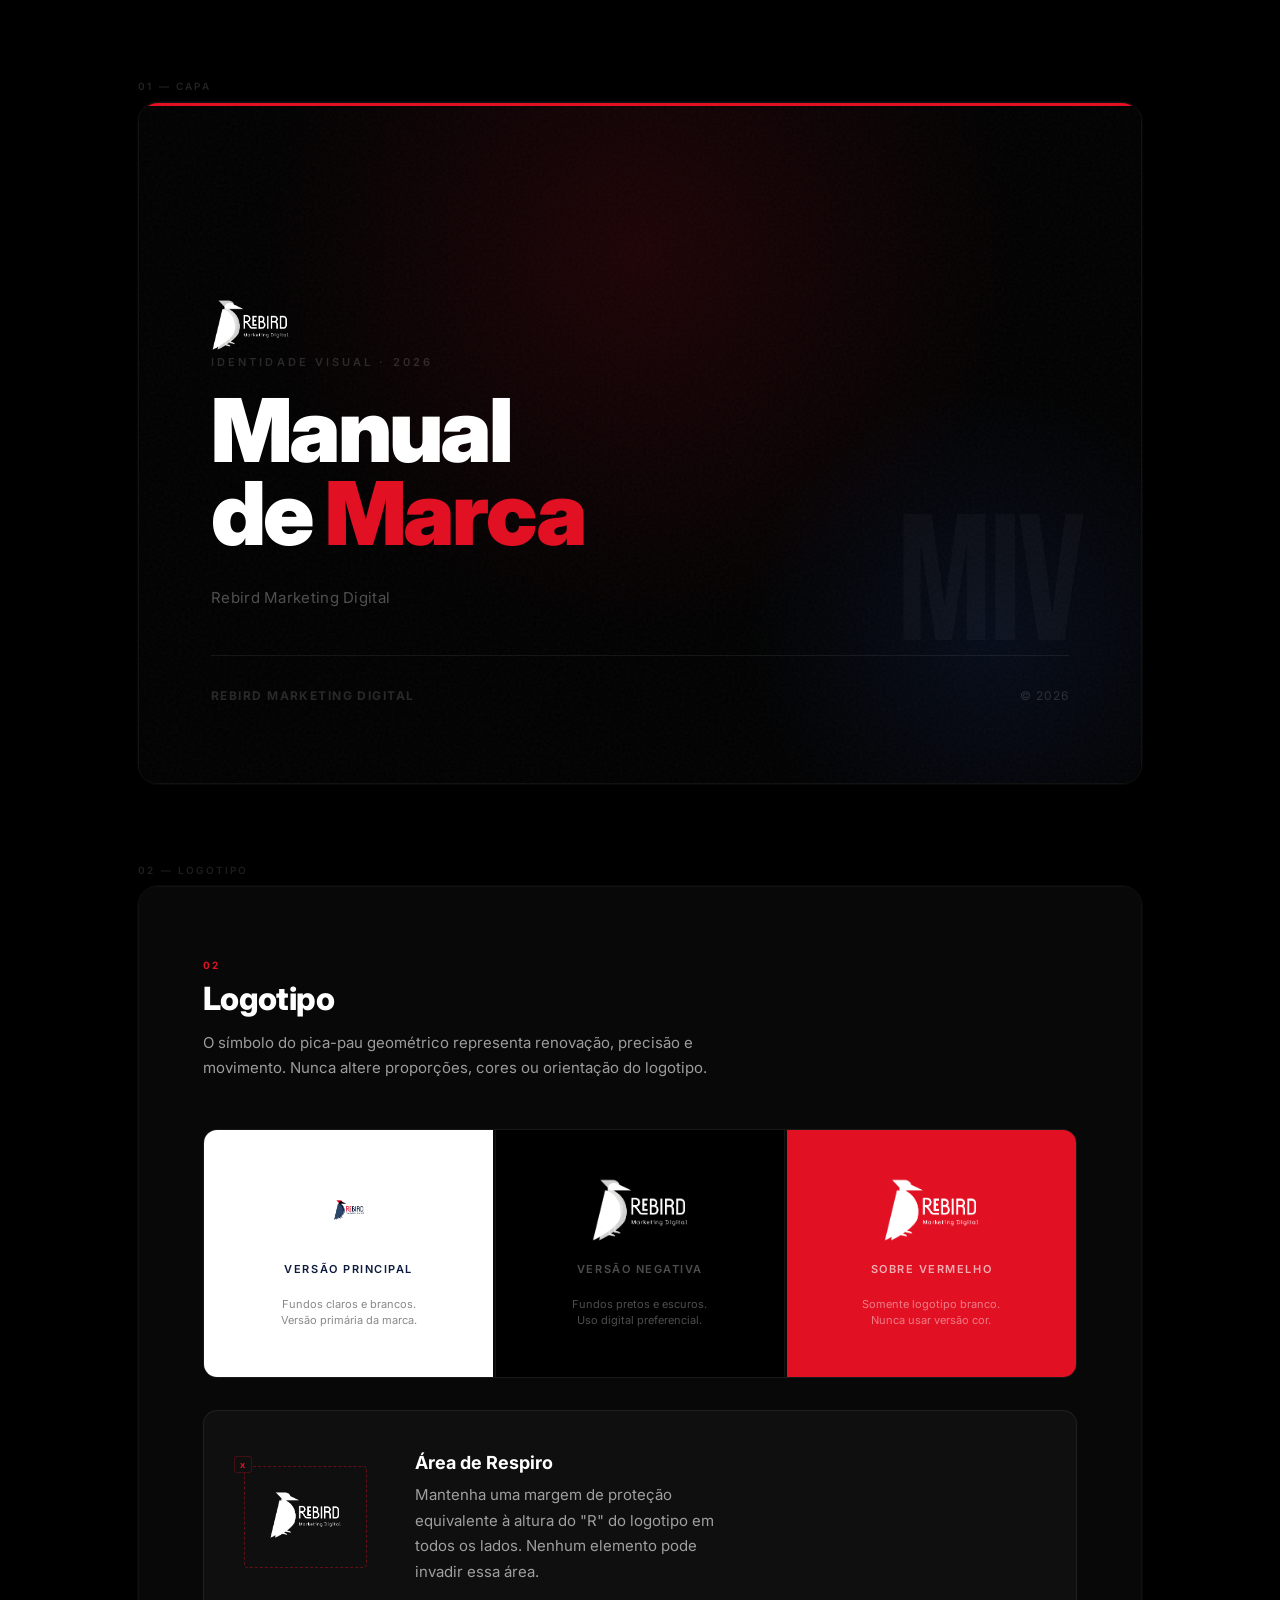
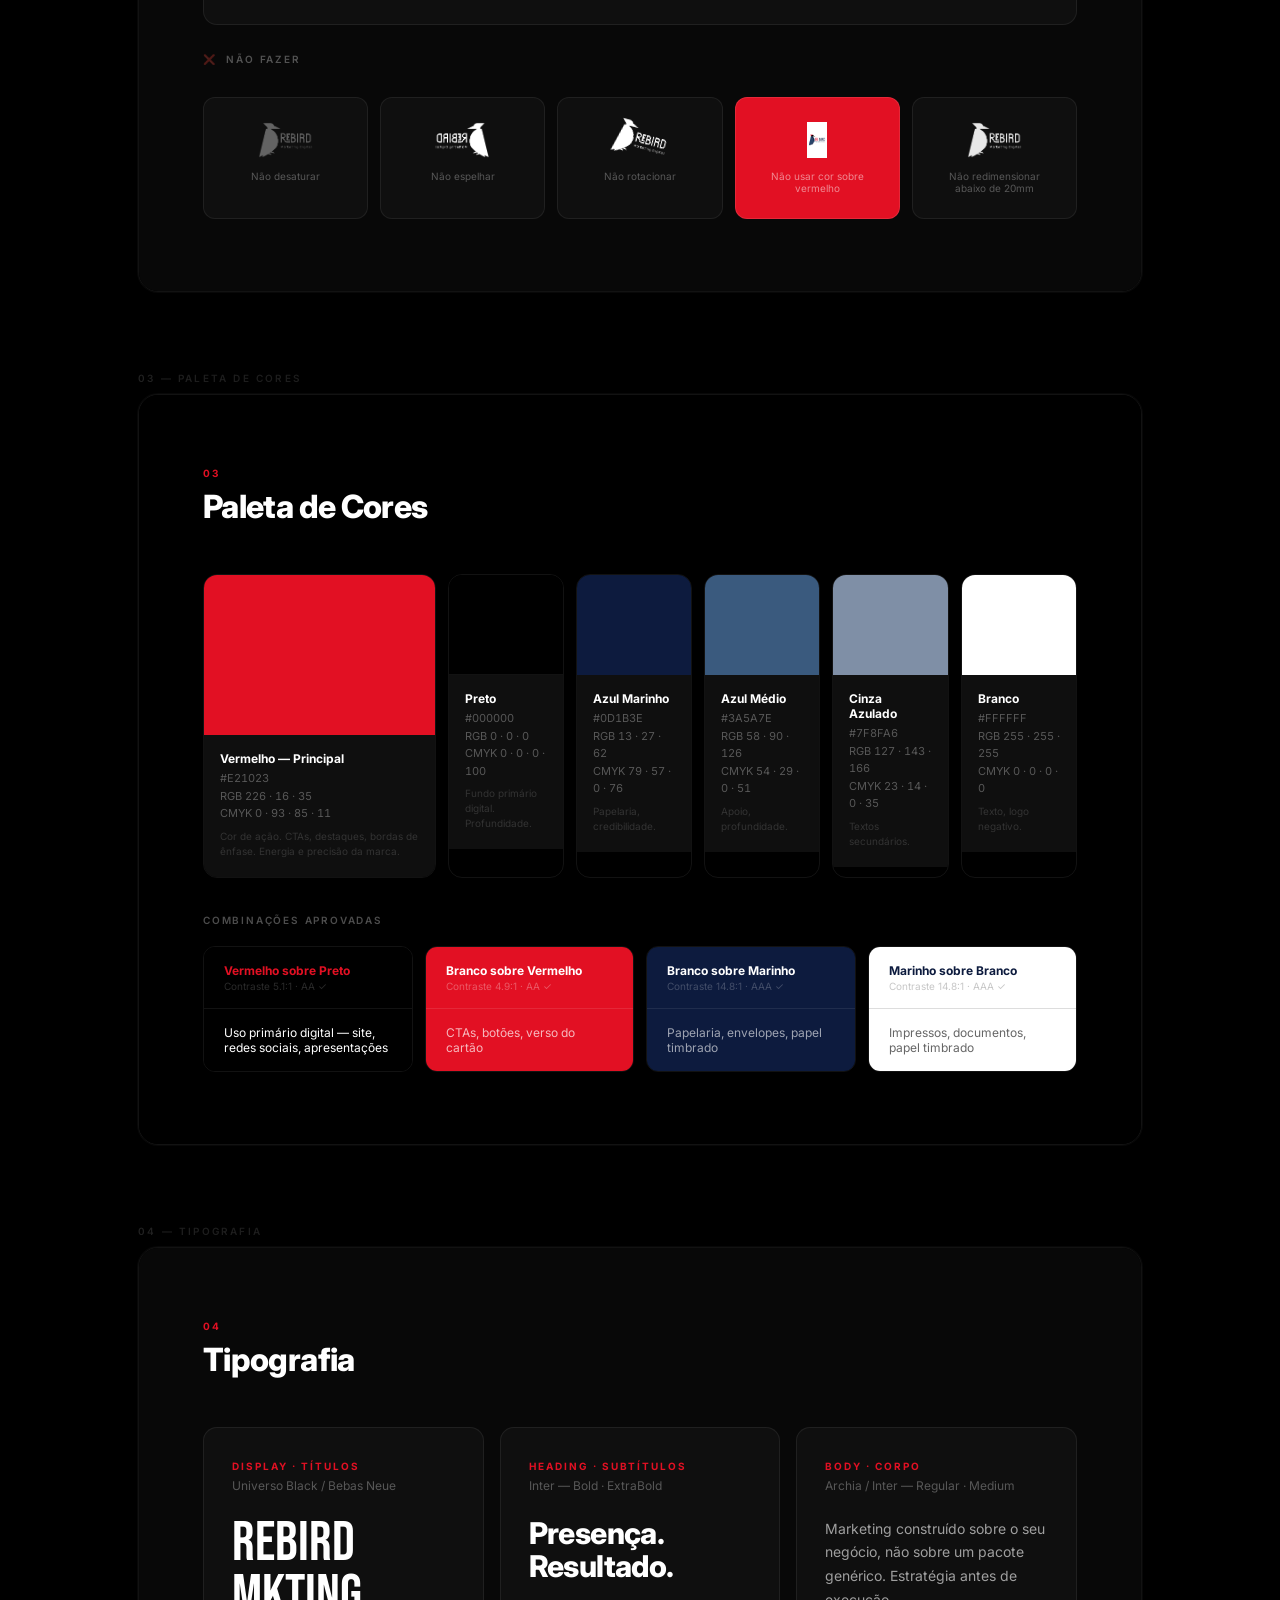
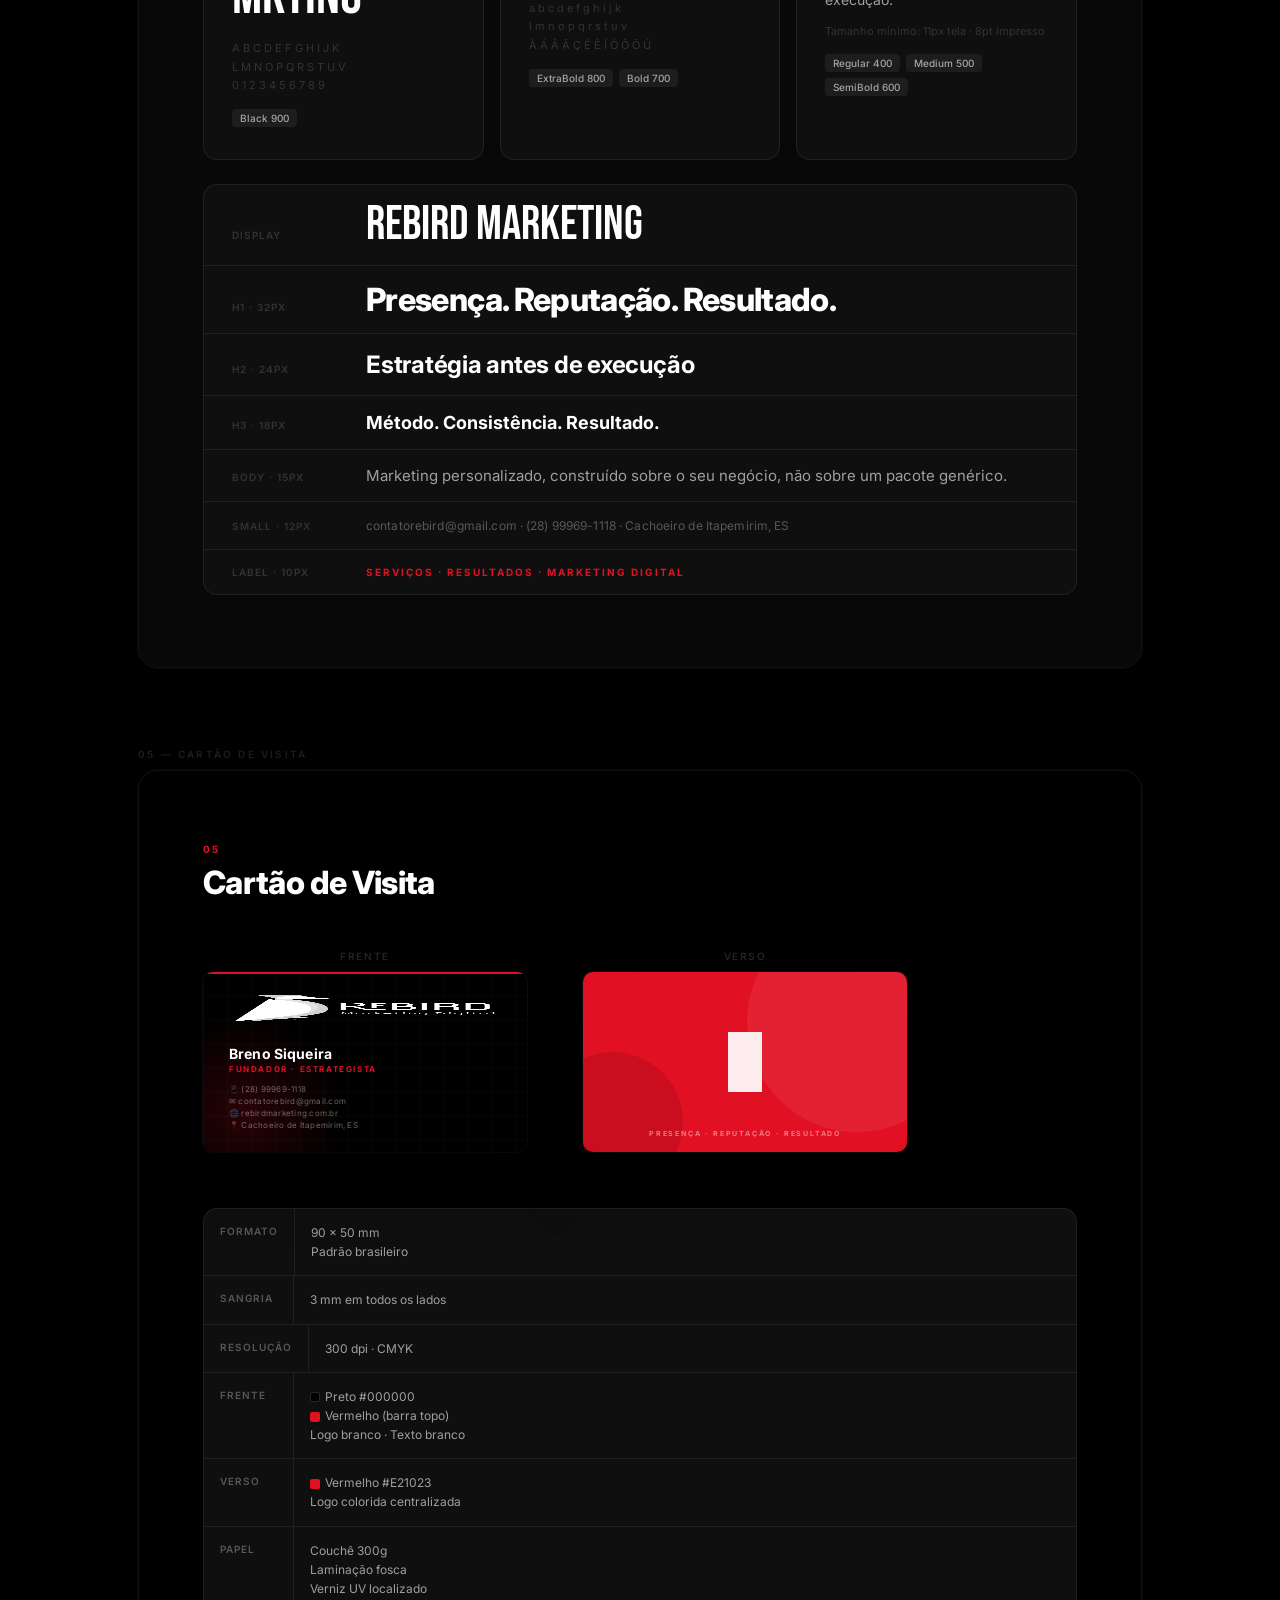
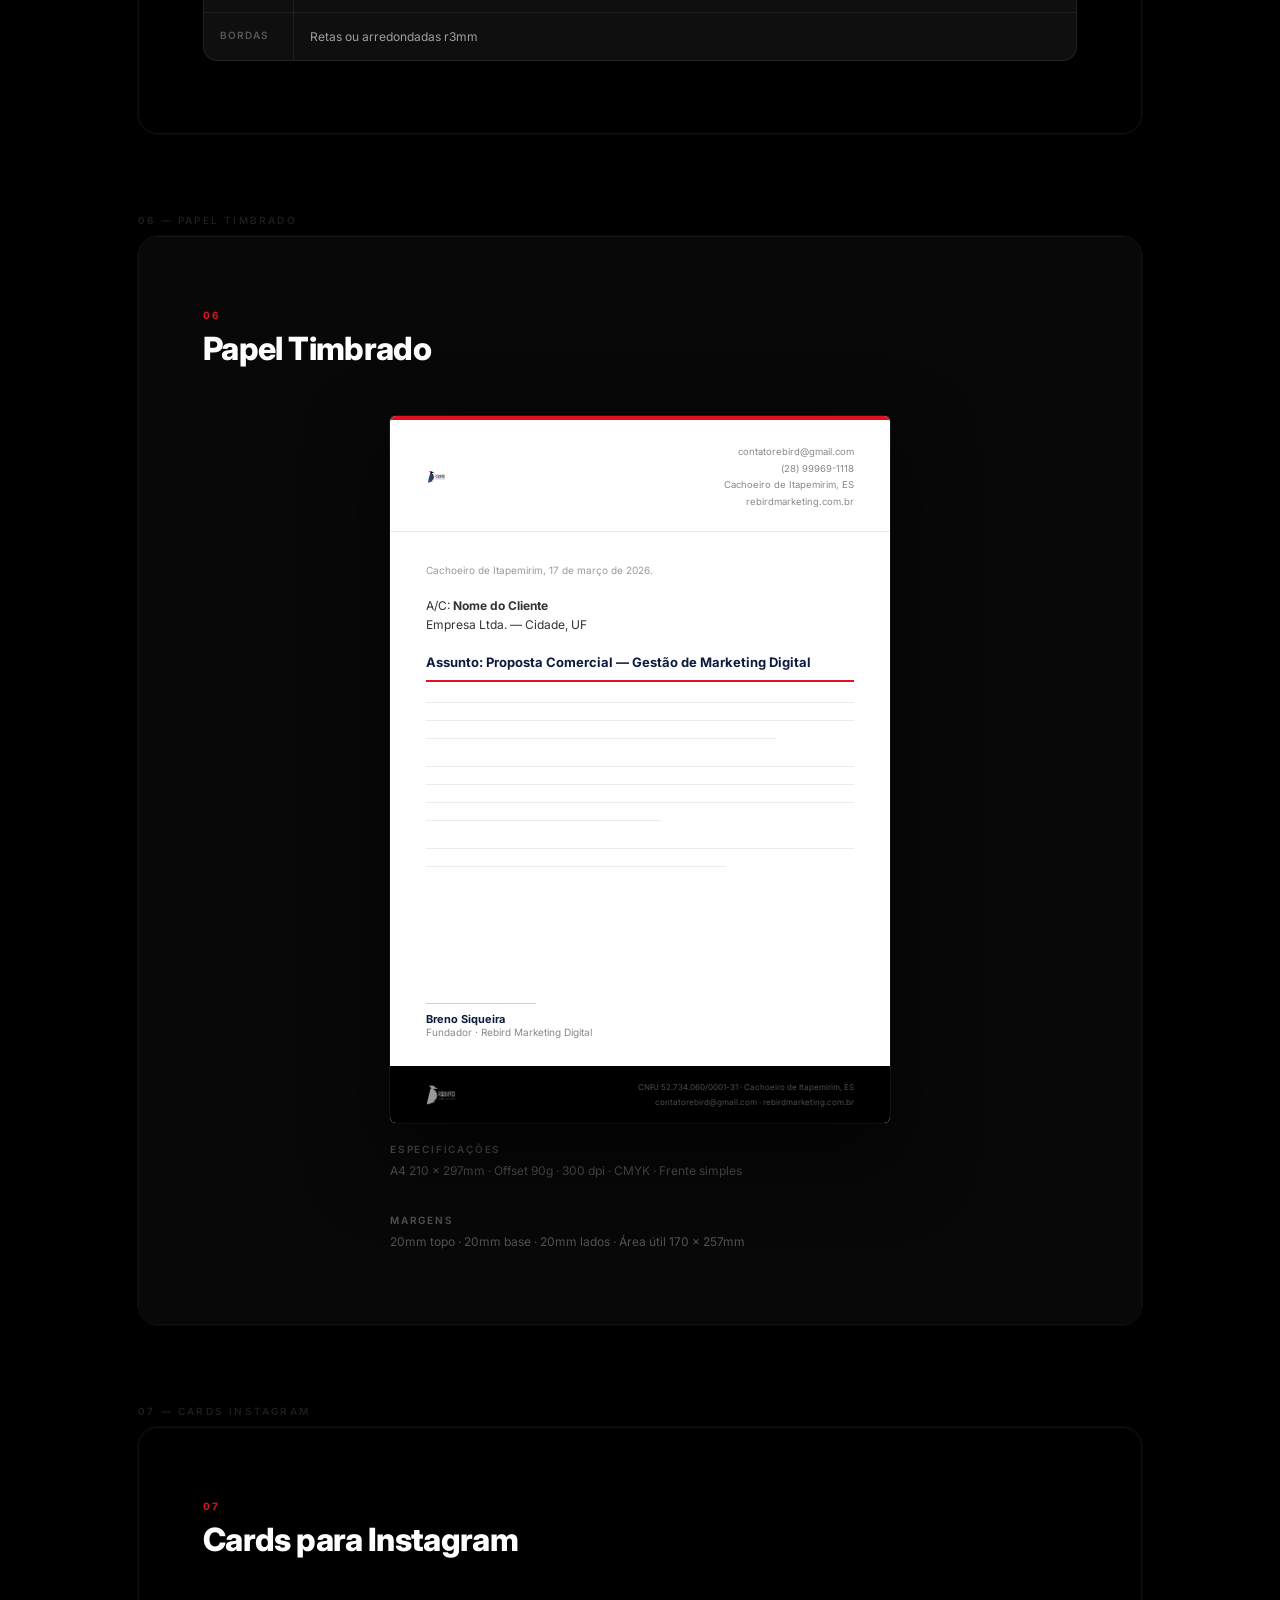
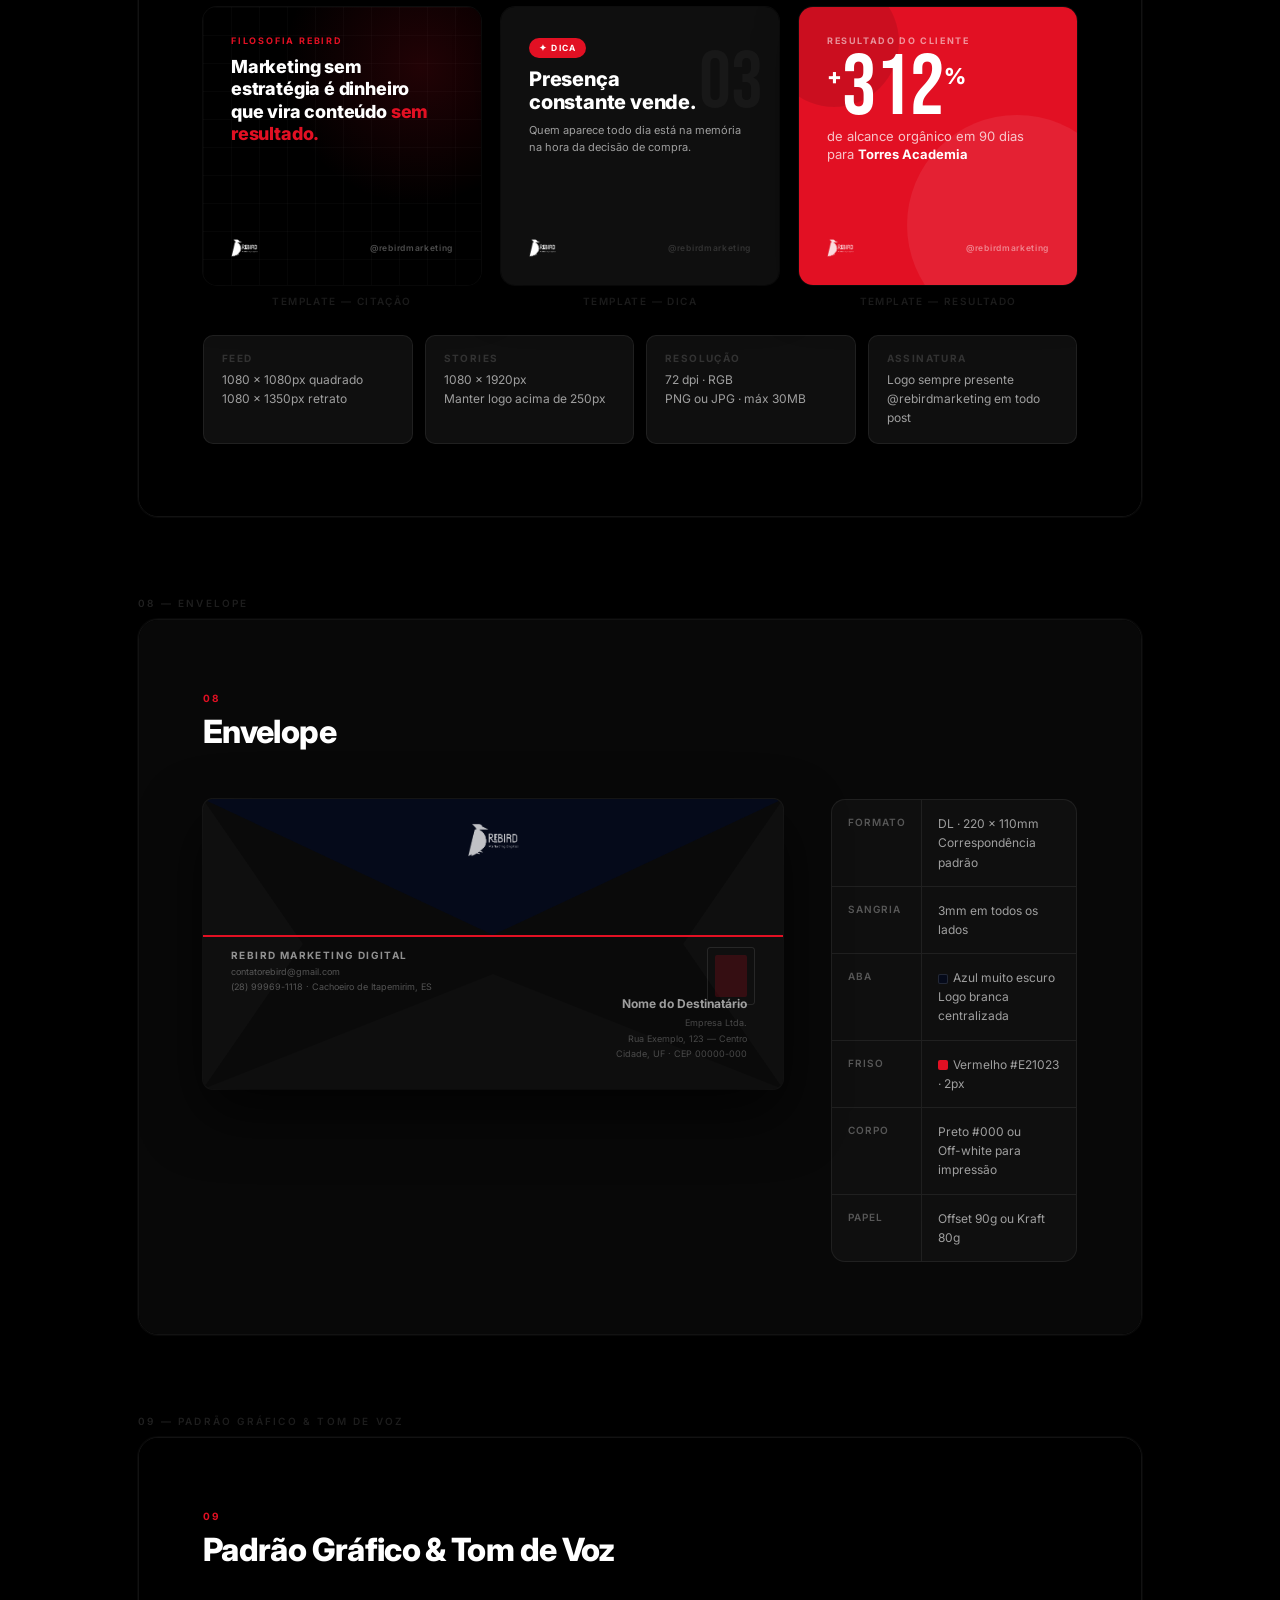
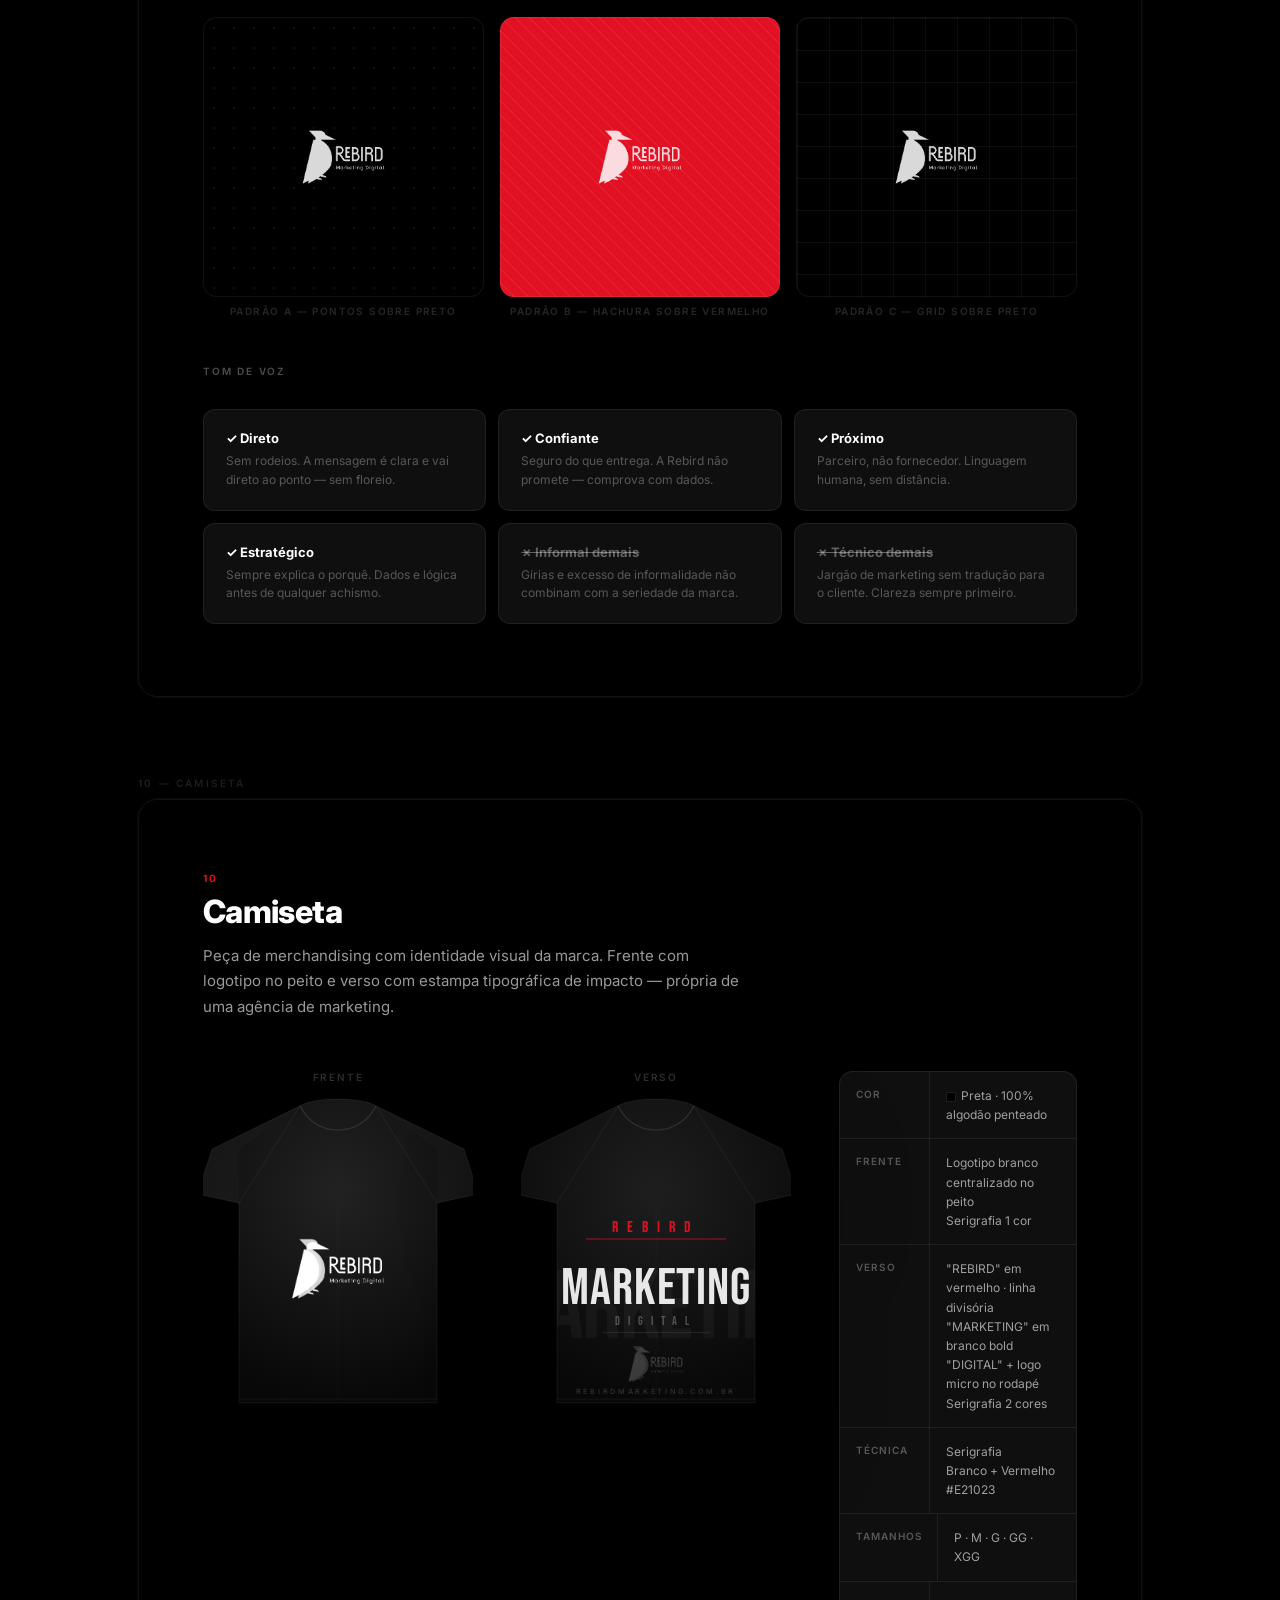
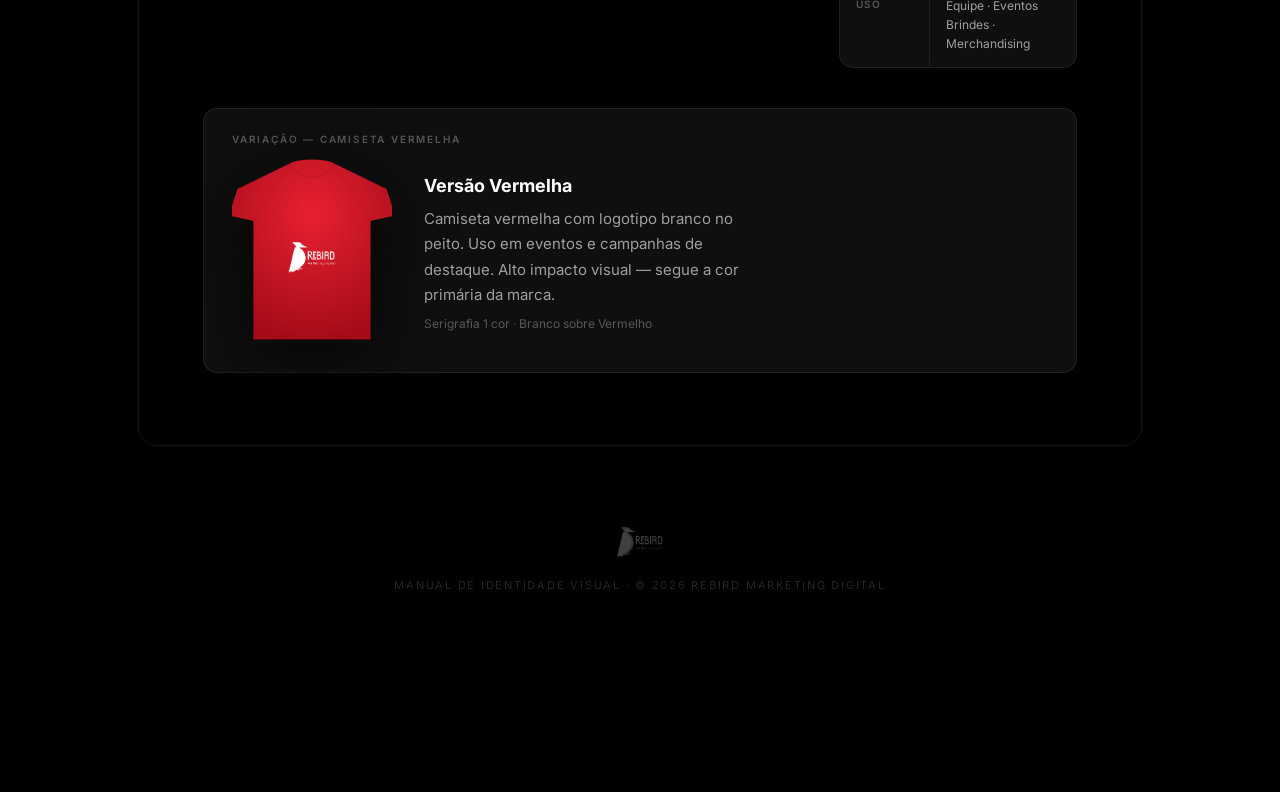
<file: brand-identity.html>
<!DOCTYPE html>
<html lang="pt-BR">
<head>
<meta charset="UTF-8">
  <meta name="google-site-verification" content="AwboLZYkiNeu1MAyQKqrGH6n5QndQtJoimnRwkE85tY" />
<meta name="viewport" content="width=device-width, initial-scale=1.0">
<title>Rebird — Manual de Identidade Visual</title>
<meta name="robots" content="noindex, nofollow"><!-- material interno, fora do Google -->
<link rel="preconnect" href="https://fonts.googleapis.com">
<link rel="preconnect" href="https://fonts.gstatic.com" crossorigin>
<link href="https://fonts.googleapis.com/css2?family=Inter:ital,wght@0,300;0,400;0,500;0,600;0,700;0,800;0,900;1,300;1,400&family=Bebas+Neue&display=swap" rel="stylesheet">
<style>

/* ── TOKENS ──────────────────────────────────────── */
:root {
  --red:    #e21023;
  --red-d:  #a50c18;
  --navy:   #0d1b3e;
  --blue:   #3a5a7e;
  --slate:  #7f8fa6;
  --bg:     #000000;
  --bg-1:   #080808;
  --bg-2:   #0f0f0f;
  --bg-3:   #141414;
  --line:   rgba(255,255,255,0.07);
  --line-r: rgba(226,16,35,0.25);
  --t-hi:   #ffffff;
  --t-md:   rgba(255,255,255,0.60);
  --t-lo:   rgba(255,255,255,0.30);
  --t-dim:  rgba(255,255,255,0.15);
}

/* ── RESET ───────────────────────────────────────── */
*, *::before, *::after { box-sizing: border-box; margin: 0; padding: 0; }
html { font-size: 16px; scroll-behavior: smooth; }
body {
  font-family: 'Inter', sans-serif;
  background: var(--bg);
  color: var(--t-hi);
  overflow-x: hidden;
  -webkit-font-smoothing: antialiased;
}

/* ── LAYOUT ──────────────────────────────────────── */
.wrap { max-width: 1100px; margin: 0 auto; padding: 80px 48px 120px; }

.slide {
  border-radius: 20px;
  overflow: hidden;
  margin-bottom: 80px;
  border: 1px solid var(--line);
  box-shadow: 0 0 0 1px rgba(255,255,255,0.03), 0 40px 100px rgba(0,0,0,0.80);
  position: relative;
}

.slide-tag {
  font-size: 10px;
  font-weight: 600;
  letter-spacing: 0.22em;
  text-transform: uppercase;
  color: var(--t-dim);
  margin-bottom: 10px;
}

/* inner padding */
.pad { padding: 72px 64px; }
.pad-sm { padding: 48px 64px; }

/* ── ATOMS ───────────────────────────────────────── */
.eyebrow {
  font-size: 10px;
  font-weight: 700;
  letter-spacing: 0.22em;
  text-transform: uppercase;
  color: var(--red);
  margin-bottom: 10px;
}
.label {
  font-size: 10px;
  font-weight: 600;
  letter-spacing: 0.18em;
  text-transform: uppercase;
  color: var(--t-lo);
}
.h1 { font-size: clamp(2.4rem, 5vw, 4rem); font-weight: 800; line-height: 1.08; letter-spacing: -0.02em; }
.h2 { font-size: 2rem; font-weight: 800; line-height: 1.15; letter-spacing: -0.02em; }
.h3 { font-size: 1.125rem; font-weight: 700; line-height: 1.3; }
.body { font-size: 0.9375rem; line-height: 1.70; color: var(--t-md); }
.small { font-size: 0.75rem; color: var(--t-lo); }

.red { color: var(--red); }
.divider { height: 1px; background: var(--line); }
.divider-r { height: 1px; background: var(--line-r); }

/* grid texture */
.grid-tex {
  background-image:
    linear-gradient(var(--line) 1px, transparent 1px),
    linear-gradient(90deg, var(--line) 1px, transparent 1px);
  background-size: 48px 48px;
}

/* noise overlay */
.noise::after {
  content: '';
  position: absolute; inset: 0;
  background-image: url("data:image/svg+xml,%3Csvg viewBox='0 0 256 256' xmlns='http://www.w3.org/2000/svg'%3E%3Cfilter id='n'%3E%3CfeTurbulence type='fractalNoise' baseFrequency='0.9' numOctaves='4' stitchTiles='stitch'/%3E%3C/filter%3E%3Crect width='100%25' height='100%25' filter='url(%23n)' opacity='0.04'/%3E%3C/svg%3E");
  pointer-events: none;
  border-radius: inherit;
}

/* ─────────────────────────────────────────────────
   01 · CAPA
───────────────────────────────────────────────── */
.cover {
  min-height: 680px;
  background: var(--bg);
  display: flex;
  flex-direction: column;
  justify-content: flex-end;
  padding: 0;
  position: relative;
  overflow: hidden;
}
.cover-glow {
  position: absolute;
  width: 900px; height: 900px;
  border-radius: 50%;
  background: radial-gradient(circle, rgba(226,16,35,0.13) 0%, transparent 60%);
  top: -300px; left: 50%;
  transform: translateX(-50%);
  pointer-events: none;
}
.cover-glow-2 {
  position: absolute;
  width: 500px; height: 500px;
  border-radius: 50%;
  background: radial-gradient(circle, rgba(13,27,62,0.40) 0%, transparent 70%);
  bottom: -100px; right: -100px;
  pointer-events: none;
}
.cover-inner {
  position: relative;
  z-index: 2;
  padding: 80px 72px;
  display: flex;
  flex-direction: column;
  height: 100%;
  justify-content: space-between;
}
.cover-logo-wrap { margin-bottom: auto; padding-top: 20px; }
.cover-logo { height: 52px; width: auto; }
.cover-body { }
.cover-num {
  font-family: 'Bebas Neue', sans-serif;
  font-size: 180px;
  line-height: 0.85;
  color: rgba(255,255,255,0.03);
  letter-spacing: -0.03em;
  position: absolute;
  right: 60px; bottom: 120px;
  pointer-events: none;
  user-select: none;
}
.cover-pre {
  font-size: 11px;
  font-weight: 600;
  letter-spacing: 0.28em;
  text-transform: uppercase;
  color: var(--t-dim);
  margin-bottom: 20px;
}
.cover-title {
  font-size: clamp(3rem, 7vw, 5.5rem);
  font-weight: 900;
  line-height: 0.95;
  letter-spacing: -0.03em;
  color: #fff;
  margin-bottom: 32px;
}
.cover-title .accent { color: var(--red); }
.cover-sub {
  font-size: 15px;
  color: var(--t-lo);
  letter-spacing: 0.02em;
  margin-bottom: 48px;
}
.cover-footer {
  display: flex;
  align-items: center;
  justify-content: space-between;
  padding-top: 32px;
  border-top: 1px solid var(--line);
}
.cover-footer-brand {
  font-size: 12px;
  font-weight: 700;
  letter-spacing: 0.12em;
  text-transform: uppercase;
  color: var(--t-dim);
}
.cover-footer-year {
  font-size: 12px;
  color: var(--t-dim);
  letter-spacing: 0.08em;
}

/* red bar top */
.red-bar { height: 3px; background: var(--red); position: absolute; top: 0; left: 0; right: 0; z-index: 10; }

/* ─────────────────────────────────────────────────
   02 · LOGOTIPO
───────────────────────────────────────────────── */
.logo-grid {
  display: grid;
  grid-template-columns: repeat(3, 1fr);
  gap: 2px;
  margin-top: 48px;
  border-radius: 14px;
  overflow: hidden;
  border: 1px solid var(--line);
}
.logo-cell {
  padding: 48px 36px;
  display: flex;
  flex-direction: column;
  align-items: center;
  justify-content: center;
  gap: 20px;
  min-height: 200px;
}
.logo-cell img { height: 64px; width: auto; object-fit: contain; }
.logo-cell-name {
  font-size: 11px;
  font-weight: 600;
  letter-spacing: 0.14em;
  text-transform: uppercase;
}
.logo-cell-hint { font-size: 11px; color: var(--t-lo); text-align: center; line-height: 1.5; }

.logo-dont-row {
  display: flex;
  gap: 12px;
  flex-wrap: wrap;
  margin-top: 32px;
}
.logo-dont-cell {
  background: var(--bg-2);
  border: 1px solid var(--line);
  border-radius: 12px;
  padding: 24px 28px;
  display: flex;
  flex-direction: column;
  align-items: center;
  gap: 12px;
  flex: 1;
  min-width: 130px;
}
.logo-dont-cell img { height: 36px; width: auto; }
.logo-dont-label { font-size: 10px; color: var(--t-lo); text-align: center; }

.clearspace-box {
  margin-top: 32px;
  padding: 40px;
  background: var(--bg-2);
  border: 1px solid var(--line);
  border-radius: 14px;
  display: flex;
  align-items: center;
  gap: 48px;
  flex-wrap: wrap;
}
.cs-frame {
  border: 1px dashed rgba(226,16,35,0.40);
  padding: 24px;
  border-radius: 4px;
  position: relative;
  flex-shrink: 0;
}
.cs-frame img { height: 48px; width: auto; }
.cs-x {
  position: absolute;
  top: -11px; left: -11px;
  font-size: 9px; font-weight: 700;
  color: var(--red);
  background: var(--bg-2);
  padding: 2px 5px;
  letter-spacing: 0.08em;
  border: 1px solid var(--line-r);
  border-radius: 3px;
}

/* ─────────────────────────────────────────────────
   03 · PALETA
───────────────────────────────────────────────── */
.palette-grid {
  display: grid;
  grid-template-columns: 2fr 1fr 1fr 1fr 1fr 1fr;
  gap: 12px;
  margin-top: 48px;
}
.swatch {
  border-radius: 14px;
  overflow: hidden;
  border: 1px solid var(--line);
}
.swatch-color { width: 100%; }
.swatch-info { padding: 16px 16px 18px; background: var(--bg-2); }
.sw-name { font-size: 12px; font-weight: 700; color: var(--t-hi); margin-bottom: 4px; }
.sw-hex { font-size: 11px; color: var(--t-lo); line-height: 1.6; font-variant-numeric: tabular-nums; font-family: 'Inter', monospace; }
.sw-role { font-size: 10px; color: var(--t-dim); margin-top: 6px; line-height: 1.5; }

.combo-row {
  display: flex; gap: 12px; margin-top: 20px; flex-wrap: wrap;
}
.combo {
  flex: 1; min-width: 180px;
  border-radius: 12px; overflow: hidden;
  border: 1px solid var(--line);
}
.combo-top, .combo-bot { padding: 16px 20px; }
.combo-label { font-size: 12px; font-weight: 700; }
.combo-ratio { font-size: 10px; margin-top: 2px; opacity: 0.55; }

/* ─────────────────────────────────────────────────
   04 · TIPOGRAFIA
───────────────────────────────────────────────── */
.font-cards {
  display: grid;
  grid-template-columns: repeat(3, 1fr);
  gap: 16px;
  margin-top: 48px;
}
.font-card {
  background: var(--bg-2);
  border: 1px solid var(--line);
  border-radius: 14px;
  padding: 32px 28px;
}
.fc-role { font-size: 10px; font-weight: 700; letter-spacing: 0.20em; text-transform: uppercase; color: var(--red); margin-bottom: 6px; }
.fc-family { font-size: 12px; color: var(--t-lo); margin-bottom: 24px; }
.fc-display { font-family: 'Bebas Neue', sans-serif; font-size: 56px; line-height: 0.95; color: #fff; margin-bottom: 16px; }
.fc-bold { font-family: 'Inter', sans-serif; font-weight: 800; font-size: 30px; line-height: 1.1; letter-spacing: -0.02em; color: #fff; margin-bottom: 16px; }
.fc-body-sample { font-family: 'Inter', sans-serif; font-weight: 400; font-size: 14px; line-height: 1.7; color: var(--t-md); }
.fc-chars { font-size: 11px; color: var(--t-dim); line-height: 1.7; margin-top: 14px; }
.fc-weights { display: flex; flex-wrap: wrap; gap: 6px; margin-top: 14px; }
.fc-w { font-size: 10px; padding: 3px 8px; border-radius: 4px; background: rgba(255,255,255,0.06); color: var(--t-md); font-weight: 500; }

.type-scale {
  margin-top: 24px;
  background: var(--bg-2);
  border: 1px solid var(--line);
  border-radius: 14px;
  overflow: hidden;
}
.ts-row {
  display: flex;
  align-items: baseline;
  gap: 24px;
  padding: 16px 28px;
  border-bottom: 1px solid var(--line);
}
.ts-row:last-child { border-bottom: none; }
.ts-meta { min-width: 110px; font-size: 10px; font-weight: 600; color: var(--t-dim); letter-spacing: 0.10em; text-transform: uppercase; }
.ts-d { font-family: 'Bebas Neue'; font-size: 48px; color: #fff; line-height: 1; }
.ts-h1 { font-size: 32px; font-weight: 800; color: #fff; line-height: 1.1; letter-spacing: -0.02em; }
.ts-h2 { font-size: 24px; font-weight: 700; color: #fff; letter-spacing: -0.01em; }
.ts-h3 { font-size: 18px; font-weight: 700; color: #fff; }
.ts-body { font-size: 15px; font-weight: 400; color: var(--t-md); }
.ts-sm { font-size: 12px; color: var(--t-lo); letter-spacing: 0.01em; }
.ts-label { font-size: 10px; font-weight: 700; color: var(--red); letter-spacing: 0.20em; text-transform: uppercase; }

/* ─────────────────────────────────────────────────
   05 · CARTÃO DE VISITA
───────────────────────────────────────────────── */
.bc-stage {
  display: flex;
  gap: 56px;
  align-items: flex-start;
  flex-wrap: wrap;
  margin-top: 48px;
}
.bc-wrap { display: flex; flex-direction: column; gap: 10px; align-items: center; }
.bc-tag { font-size: 10px; font-weight: 600; letter-spacing: 0.16em; text-transform: uppercase; color: var(--t-dim); }

/* 90×50mm → scale 3.6× → 324×180px */
.bc {
  width: 324px; height: 180px;
  border-radius: 10px;
  overflow: hidden;
  box-shadow: 0 24px 60px rgba(0,0,0,0.70), 0 0 0 1px rgba(255,255,255,0.06);
  flex-shrink: 0;
  position: relative;
}

/* FRENTE */
.bcf {
  width: 100%; height: 100%;
  background: #000;
  display: flex;
  flex-direction: column;
  justify-content: space-between;
  padding: 22px 26px 22px;
  position: relative;
  overflow: hidden;
}
/* subtle grid on card */
.bcf::before {
  content: '';
  position: absolute; inset: 0;
  background-image:
    linear-gradient(rgba(255,255,255,0.025) 1px, transparent 1px),
    linear-gradient(90deg, rgba(255,255,255,0.025) 1px, transparent 1px);
  background-size: 24px 24px;
  pointer-events: none;
}
/* red glow bottom-left */
.bcf::after {
  content: '';
  position: absolute; bottom: -60px; left: -60px;
  width: 200px; height: 200px;
  border-radius: 50%;
  background: radial-gradient(circle, rgba(226,16,35,0.18) 0%, transparent 70%);
  pointer-events: none;
}
/* accent bar */
.bc-bar {
  position: absolute; top: 0; left: 0; right: 0;
  height: 2px;
  background: var(--red);
}
.bcf-logo { height: 28px; width: auto; position: relative; z-index: 1; }
.bcf-body { position: relative; z-index: 1; }
.bcf-name { font-size: 14px; font-weight: 700; color: #fff; letter-spacing: 0.01em; margin-bottom: 2px; }
.bcf-role {
  font-size: 8px; font-weight: 700;
  letter-spacing: 0.20em; text-transform: uppercase;
  color: var(--red); margin-bottom: 10px;
}
.bcf-info { display: flex; flex-direction: column; gap: 2px; }
.bcf-line { font-size: 8px; color: rgba(255,255,255,0.40); letter-spacing: 0.03em; }

/* VERSO */
.bcv {
  width: 100%; height: 100%;
  background: var(--red);
  display: flex;
  align-items: center;
  justify-content: center;
  position: relative;
  overflow: hidden;
}
.bcv::before {
  content: '';
  position: absolute;
  top: -60px; right: -60px;
  width: 220px; height: 220px;
  border-radius: 50%;
  background: rgba(255,255,255,0.07);
  pointer-events: none;
}
.bcv::after {
  content: '';
  position: absolute;
  bottom: -40px; left: -40px;
  width: 140px; height: 140px;
  border-radius: 50%;
  background: rgba(0,0,0,0.10);
  pointer-events: none;
}
.bcv-logo {
  height: 60px; width: auto;
  filter: brightness(0) invert(1);
  opacity: 0.92;
  position: relative; z-index: 1;
}
.bcv-tagline {
  position: absolute; bottom: 14px;
  left: 0; right: 0; text-align: center;
  font-size: 7px; font-weight: 700;
  letter-spacing: 0.26em; text-transform: uppercase;
  color: rgba(255,255,255,0.45);
  z-index: 1;
}

.bc-specs {
  flex: 1; min-width: 220px;
  display: flex; flex-direction: column; gap: 0;
  background: var(--bg-2);
  border: 1px solid var(--line);
  border-radius: 14px;
  overflow: hidden;
}
.bc-spec-row {
  display: flex;
  gap: 0;
  border-bottom: 1px solid var(--line);
}
.bc-spec-row:last-child { border-bottom: none; }
.bc-spec-key {
  font-size: 10px; font-weight: 600;
  letter-spacing: 0.10em; text-transform: uppercase;
  color: var(--t-lo);
  padding: 14px 16px;
  min-width: 90px;
  border-right: 1px solid var(--line);
  display: flex; align-items: flex-start; padding-top: 16px;
}
.bc-spec-val {
  font-size: 12px; color: var(--t-md);
  padding: 14px 16px;
  line-height: 1.6;
}
.sw-dot { width: 10px; height: 10px; border-radius: 2px; display: inline-block; vertical-align: middle; margin-right: 5px; }

/* ─────────────────────────────────────────────────
   06 · PAPEL TIMBRADO
───────────────────────────────────────────────── */
/* A4 at 500px wide → height = 707px */
.paper {
  width: 500px;
  height: 707px;
  background: #fff;
  border-radius: 6px;
  overflow: hidden;
  box-shadow: 0 32px 80px rgba(0,0,0,0.70), 0 0 0 1px rgba(255,255,255,0.08);
  display: flex;
  flex-direction: column;
  position: relative;
  margin: 48px auto 0;
}
.paper-top { height: 4px; background: var(--red); flex-shrink: 0; }
.paper-header {
  padding: 24px 36px 20px;
  display: flex;
  align-items: center;
  justify-content: space-between;
  border-bottom: 1px solid #e8e8e8;
  flex-shrink: 0;
}
.paper-hlogo { height: 38px; width: auto; }
.paper-hinfo { text-align: right; }
.paper-hline { font-size: 9.5px; color: #888; line-height: 1.75; }
.paper-body {
  flex: 1; padding: 32px 36px 28px;
  display: flex; flex-direction: column;
}
.paper-date { font-size: 10px; color: #999; margin-bottom: 20px; }
.paper-to { font-size: 12px; color: #333; line-height: 1.6; margin-bottom: 20px; }
.paper-subject {
  font-size: 13px; font-weight: 700;
  color: #0d1b3e;
  padding-bottom: 10px;
  border-bottom: 2px solid var(--red);
  margin-bottom: 20px;
}
.paper-line { height: 1px; background: #ebebeb; margin-bottom: 9px; border-radius: 1px; }
.paper-para { margin-bottom: 18px; display: flex; flex-direction: column; gap: 8px; }
.paper-sig { margin-top: auto; padding-top: 24px; }
.paper-sig-line { width: 110px; height: 1px; background: #ccc; margin-bottom: 8px; }
.paper-sig-name { font-size: 11px; font-weight: 700; color: #0d1b3e; }
.paper-sig-role { font-size: 10px; color: #888; }
.paper-footer {
  background: #000;
  padding: 14px 36px;
  display: flex;
  align-items: center;
  justify-content: space-between;
  flex-shrink: 0;
}
.paper-flogo { height: 20px; width: auto; filter: brightness(0) invert(1); opacity: 0.60; }
.paper-finfo { font-size: 8px; color: rgba(255,255,255,0.30); text-align: right; line-height: 1.8; }

/* ─────────────────────────────────────────────────
   07 · INSTAGRAM
───────────────────────────────────────────────── */
.ig-grid {
  display: grid;
  grid-template-columns: repeat(3, 1fr);
  gap: 20px;
  margin-top: 48px;
}
/* 1:1 at 280px */
.igc {
  width: 100%; aspect-ratio: 1;
  border-radius: 14px;
  overflow: hidden;
  box-shadow: 0 16px 40px rgba(0,0,0,0.60), 0 0 0 1px rgba(255,255,255,0.06);
  position: relative;
}

/* T1: Quote dark */
.ig-quote {
  background: #000;
  width: 100%; height: 100%;
  padding: 28px;
  display: flex;
  flex-direction: column;
  justify-content: space-between;
  position: relative;
  overflow: hidden;
}
.ig-quote::before {
  content: '';
  position: absolute; inset: 0;
  background-image: linear-gradient(rgba(255,255,255,0.025) 1px, transparent 1px),
                    linear-gradient(90deg, rgba(255,255,255,0.025) 1px, transparent 1px);
  background-size: 28px 28px;
  pointer-events: none;
}
.ig-quote::after {
  content: '';
  position: absolute;
  top: -80px; right: -80px;
  width: 280px; height: 280px;
  border-radius: 50%;
  background: radial-gradient(circle, rgba(226,16,35,0.15) 0%, transparent 70%);
  pointer-events: none;
}
.iq-tag {
  font-size: 9px; font-weight: 700; letter-spacing: 0.20em; text-transform: uppercase;
  color: var(--red); position: relative; z-index: 1; margin-bottom: 10px;
}
.iq-text {
  font-size: 18px; font-weight: 800; line-height: 1.25;
  letter-spacing: -0.01em; color: #fff;
  position: relative; z-index: 1; max-width: 200px;
}
.iq-text .hl { color: var(--red); }
.iq-bot {
  display: flex; align-items: center; justify-content: space-between;
  position: relative; z-index: 1;
}
.iq-logo { height: 18px; width: auto; filter: brightness(0) invert(1); }
.iq-handle { font-size: 8.5px; font-weight: 600; color: rgba(255,255,255,0.30); letter-spacing: 0.08em; }

/* T2: Tip */
.ig-tip {
  background: var(--bg-2);
  width: 100%; height: 100%;
  padding: 28px;
  display: flex; flex-direction: column; justify-content: space-between;
  position: relative; overflow: hidden;
}
.it-badge {
  display: inline-flex; align-items: center; gap: 5px;
  background: var(--red); color: #fff;
  font-size: 8.5px; font-weight: 700; letter-spacing: 0.14em; text-transform: uppercase;
  padding: 5px 10px; border-radius: 20px; width: fit-content;
}
.it-num {
  font-family: 'Bebas Neue', sans-serif;
  font-size: 80px; line-height: 1;
  color: rgba(255,255,255,0.04);
  position: absolute; right: 16px; top: 36px;
  user-select: none;
}
.it-title {
  font-size: 20px; font-weight: 800;
  line-height: 1.15; letter-spacing: -0.01em;
  color: #fff; position: relative; z-index: 1; margin-top: 10px; margin-bottom: 8px;
}
.it-body { font-size: 11px; color: var(--t-md); line-height: 1.55; position: relative; z-index: 1; }
.it-bot {
  display: flex; align-items: center; justify-content: space-between;
}
.it-logo { height: 18px; width: auto; filter: brightness(0) invert(1); }
.it-handle { font-size: 8.5px; font-weight: 600; color: var(--t-dim); letter-spacing: 0.08em; }

/* T3: Result red */
.ig-result {
  background: var(--red);
  width: 100%; height: 100%;
  padding: 28px;
  display: flex; flex-direction: column; justify-content: space-between;
  position: relative; overflow: hidden;
}
.ig-result::before {
  content: '';
  position: absolute; bottom: -50px; right: -50px;
  width: 220px; height: 220px;
  border-radius: 50%;
  background: rgba(255,255,255,0.07);
  pointer-events: none;
}
.ig-result::after {
  content: '';
  position: absolute; top: -30px; left: -30px;
  width: 130px; height: 130px;
  border-radius: 50%;
  background: rgba(0,0,0,0.10);
  pointer-events: none;
}
.ir-eye { font-size: 9px; font-weight: 700; letter-spacing: 0.18em; text-transform: uppercase; color: rgba(255,255,255,0.55); margin-bottom: 4px; position: relative; z-index: 1; }
.ir-metric {
  font-family: 'Bebas Neue', sans-serif;
  font-size: 86px; line-height: 0.9; color: #fff;
  position: relative; z-index: 1;
}
.ir-metric .ir-sup { font-family: 'Inter'; font-size: 22px; font-weight: 800; vertical-align: super; }
.ir-desc { font-size: 13px; color: rgba(255,255,255,0.75); line-height: 1.4; position: relative; z-index: 1; }
.ir-bot { display: flex; align-items: center; justify-content: space-between; position: relative; z-index: 1; }
.ir-logo { height: 18px; width: auto; filter: brightness(0) invert(1); opacity: 0.85; }
.ir-handle { font-size: 8.5px; font-weight: 600; color: rgba(255,255,255,0.45); letter-spacing: 0.08em; }

.ig-label {
  font-size: 10px; font-weight: 600; letter-spacing: 0.14em; text-transform: uppercase;
  color: var(--t-dim); text-align: center; margin-top: 10px;
}

.ig-specs {
  margin-top: 28px;
  display: grid; grid-template-columns: repeat(4, 1fr); gap: 12px;
}
.ig-spec-cell {
  background: var(--bg-2); border: 1px solid var(--line);
  border-radius: 10px; padding: 16px 18px;
}
.ig-spec-k { font-size: 10px; font-weight: 700; letter-spacing: 0.14em; text-transform: uppercase; color: var(--t-dim); margin-bottom: 6px; }
.ig-spec-v { font-size: 12px; color: var(--t-md); line-height: 1.6; }

/* ─────────────────────────────────────────────────
   08 · ENVELOPE
───────────────────────────────────────────────── */
/* DL: 220×110mm → scale 2.5× → 550×275px */
.env {
  width: 100%; max-width: 580px;
  height: 290px;
  background: #0a0a0a;
  border-radius: 10px;
  overflow: hidden;
  box-shadow: 0 24px 60px rgba(0,0,0,0.70), 0 0 0 1px rgba(255,255,255,0.07);
  position: relative;
  flex-shrink: 0;
}
/* flap triangle (navy) */
.env-flap {
  position: absolute; top: 0; left: 0; right: 0;
  height: 0;
  border-left: 290px solid transparent;
  border-right: 290px solid transparent;
  border-top: 136px solid #050a1a;
  z-index: 2;
}
.env-flap-logo {
  position: absolute; top: 24px; left: 50%; transform: translateX(-50%);
  z-index: 3; height: 34px; width: auto;
  filter: brightness(0) invert(1); opacity: 0.75;
}
/* side folds */
.env-left { position: absolute; top: 0; left: 0; bottom: 0; border-top: 145px solid transparent; border-bottom: 145px solid transparent; border-left: 100px solid rgba(255,255,255,0.02); z-index: 1; }
.env-right { position: absolute; top: 0; right: 0; bottom: 0; border-top: 145px solid transparent; border-bottom: 145px solid transparent; border-right: 100px solid rgba(255,255,255,0.02); z-index: 1; }
.env-bot { position: absolute; bottom: 0; left: 0; right: 0; height: 0; border-left: 290px solid transparent; border-right: 290px solid transparent; border-bottom: 115px solid rgba(255,255,255,0.015); z-index: 1; }
/* red stripe */
.env-stripe { position: absolute; top: 136px; left: 0; right: 0; height: 2px; background: var(--red); z-index: 4; }
/* return addr */
.env-ret {
  position: absolute; top: 150px; left: 28px; z-index: 5;
}
.env-ret-brand { font-size: 10px; font-weight: 700; letter-spacing: 0.14em; text-transform: uppercase; color: rgba(255,255,255,0.55); margin-bottom: 3px; }
.env-ret-info { font-size: 9px; color: rgba(255,255,255,0.30); line-height: 1.7; }
/* stamp */
.env-stamp {
  position: absolute; top: 148px; right: 28px; z-index: 5;
  width: 48px; height: 58px;
  border: 1px solid rgba(255,255,255,0.10);
  border-radius: 3px;
  display: flex; align-items: center; justify-content: center;
}
.env-stamp-fill { width: 32px; height: 42px; background: var(--red); opacity: 0.18; border-radius: 2px; }
/* recipient */
.env-to {
  position: absolute; bottom: 28px; right: 36px; text-align: right; z-index: 5;
}
.env-to-name { font-size: 12px; font-weight: 700; color: rgba(255,255,255,0.60); margin-bottom: 4px; }
.env-to-addr { font-size: 9px; color: rgba(255,255,255,0.25); line-height: 1.7; }

.env-row {
  display: flex; gap: 48px; align-items: flex-start; flex-wrap: wrap; margin-top: 48px;
}
.env-specs {
  flex: 1; min-width: 220px;
  background: var(--bg-2); border: 1px solid var(--line);
  border-radius: 14px; overflow: hidden;
}

/* ─────────────────────────────────────────────────
   09 · PADRÃO GRÁFICO
───────────────────────────────────────────────── */
.pat-grid {
  display: grid; grid-template-columns: repeat(3, 1fr);
  gap: 16px; margin-top: 48px;
}
.pat-cell {
  border-radius: 14px; overflow: hidden; aspect-ratio: 1;
  display: flex; align-items: center; justify-content: center;
  border: 1px solid var(--line);
}
.pat-a {
  background: #000;
  background-image: radial-gradient(rgba(226,16,35,0.20) 1.5px, transparent 1.5px);
  background-size: 20px 20px;
}
.pat-b {
  background: var(--red);
  background-image: repeating-linear-gradient(
    45deg, rgba(255,255,255,0.06) 0, rgba(255,255,255,0.06) 1px,
    transparent 0, transparent 50%);
  background-size: 14px 14px;
}
.pat-c {
  background: #000;
  background-image: linear-gradient(rgba(255,255,255,0.05) 1px, transparent 1px),
                    linear-gradient(90deg, rgba(255,255,255,0.05) 1px, transparent 1px);
  background-size: 32px 32px;
}
.pat-cell img { height: 64px; width: auto; }

.voice-grid {
  display: grid; grid-template-columns: repeat(3, 1fr); gap: 12px; margin-top: 32px;
}
.voice-card {
  background: var(--bg-2); border: 1px solid var(--line);
  border-radius: 12px; padding: 20px 22px;
}
.voice-title { font-size: 13px; font-weight: 700; color: #fff; margin-bottom: 6px; }
.voice-title.no { color: rgba(255,255,255,0.35); text-decoration: line-through; }
.voice-body { font-size: 12px; color: var(--t-lo); line-height: 1.55; }

/* ─────────────────────────────────────────────────
   PRES FOOTER
───────────────────────────────────────────────── */
.pres-footer {
  text-align: center; padding: 0 0 80px;
}
.pres-footer img { height: 32px; width: auto; opacity: 0.25; margin-bottom: 16px; }
.pres-footer p { font-size: 11px; color: var(--t-dim); letter-spacing: 0.16em; text-transform: uppercase; }

/* ─────────────────────────────────────────────────
   RESPONSIVE
───────────────────────────────────────────────── */
@media (max-width: 860px) {
  .wrap { padding: 40px 20px 80px; }
  .pad { padding: 48px 32px; }
  .pad-sm { padding: 36px 32px; }
  .palette-grid { grid-template-columns: repeat(3, 1fr); }
  .font-cards { grid-template-columns: 1fr; }
  .logo-grid { grid-template-columns: 1fr; }
  .bc-stage { flex-direction: column; align-items: center; }
  .bc-specs { width: 100%; max-width: 324px; }
  .ig-grid { grid-template-columns: repeat(2, 1fr); }
  .ig-specs { grid-template-columns: repeat(2, 1fr); }
  .pat-grid { grid-template-columns: repeat(2, 1fr); }
  .voice-grid { grid-template-columns: 1fr; }
}
@media (max-width: 560px) {
  .ig-grid { grid-template-columns: 1fr; }
  .palette-grid { grid-template-columns: repeat(2, 1fr); }
  .logo-dont-row { flex-direction: column; }
  .combo-row { flex-direction: column; }
}
</style>
</head>
<body>
<div class="wrap">

<!-- ══════════════════════════════════════════════
     01 · CAPA
══════════════════════════════════════════════ -->
<p class="slide-tag">01 — Capa</p>
<div class="slide noise">
  <div class="cover grid-tex">
    <div class="red-bar"></div>
    <div class="cover-glow"></div>
    <div class="cover-glow-2"></div>
    <div class="cover-num">MIV</div>
    <div class="cover-inner">
      <div class="cover-logo-wrap">
        <img src="logos/rebird-logo.png" class="cover-logo" alt="Rebird">
      </div>
      <div class="cover-body">
        <p class="cover-pre">Identidade Visual · 2026</p>
        <h1 class="cover-title">Manual<br>de <span class="accent">Marca</span></h1>
        <p class="cover-sub">Rebird Marketing Digital</p>
        <div class="cover-footer">
          <span class="cover-footer-brand">Rebird Marketing Digital</span>
          <span class="cover-footer-year">© 2026</span>
        </div>
      </div>
    </div>
  </div>
</div>

<!-- ══════════════════════════════════════════════
     02 · LOGOTIPO
══════════════════════════════════════════════ -->
<p class="slide-tag">02 — Logotipo</p>
<div class="slide">
  <div class="pad" style="background:var(--bg-1);">
    <p class="eyebrow">02</p>
    <h2 class="h2">Logotipo</h2>
    <p class="body" style="max-width:540px;margin-top:12px;">O símbolo do pica-pau geométrico representa renovação, precisão e movimento. Nunca altere proporções, cores ou orientação do logotipo.</p>

    <div class="logo-grid">
      <!-- Principal -->
      <div class="logo-cell" style="background:#fff;">
        <img src="logos/rebird-logo-color.png" alt="Logo colorida">
        <span class="logo-cell-name" style="color:#0d1b3e;">Versão Principal</span>
        <span class="logo-cell-hint" style="color:#888;">Fundos claros e brancos.<br>Versão primária da marca.</span>
      </div>
      <!-- Negativa -->
      <div class="logo-cell" style="background:#000; border-left:1px solid var(--line); border-right:1px solid var(--line);">
        <img src="logos/rebird-logo.png" alt="Logo branca">
        <span class="logo-cell-name" style="color:var(--t-lo);">Versão Negativa</span>
        <span class="logo-cell-hint">Fundos pretos e escuros.<br>Uso digital preferencial.</span>
      </div>
      <!-- Sobre vermelho -->
      <div class="logo-cell" style="background:var(--red);">
        <img src="logos/rebird-logo.png" alt="Logo sobre vermelho" style="filter:brightness(0) invert(1);">
        <span class="logo-cell-name" style="color:rgba(255,255,255,0.65);">Sobre Vermelho</span>
        <span class="logo-cell-hint" style="color:rgba(255,255,255,0.45);">Somente logotipo branco.<br>Nunca usar versão cor.</span>
      </div>
    </div>

    <!-- Área de respiro -->
    <div class="clearspace-box">
      <div class="cs-frame">
        <span class="cs-x">x</span>
        <img src="logos/rebird-logo.png" alt="respiro" style="filter:brightness(0) invert(1);">
      </div>
      <div>
        <p class="h3" style="margin-bottom:8px;">Área de Respiro</p>
        <p class="body" style="max-width:320px;">Mantenha uma margem de proteção equivalente à altura do "R" do logotipo em todos os lados. Nenhum elemento pode invadir essa área.</p>
      </div>
    </div>

    <!-- Usos incorretos -->
    <div style="margin-top:28px;">
      <p class="label" style="margin-bottom:14px;">❌ &nbsp;Não fazer</p>
      <div class="logo-dont-row">
        <div class="logo-dont-cell">
          <img src="logos/rebird-logo.png" style="filter:grayscale(1) brightness(0) invert(1); opacity:0.35;">
          <span class="logo-dont-label">Não desaturar</span>
        </div>
        <div class="logo-dont-cell">
          <img src="logos/rebird-logo.png" style="filter:brightness(0) invert(1); transform:scaleX(-1);">
          <span class="logo-dont-label">Não espelhar</span>
        </div>
        <div class="logo-dont-cell">
          <img src="logos/rebird-logo.png" style="filter:brightness(0) invert(1); transform:rotate(15deg);">
          <span class="logo-dont-label">Não rotacionar</span>
        </div>
        <div class="logo-dont-cell" style="background:var(--red); border-color:rgba(255,255,255,0.10);">
          <img src="logos/rebird-logo-color.png">
          <span class="logo-dont-label" style="color:rgba(255,255,255,0.50);">Não usar cor sobre vermelho</span>
        </div>
        <div class="logo-dont-cell">
          <img src="logos/rebird-logo.png" style="filter:brightness(0) invert(1); opacity:0.9;" width="80" height="22">
          <span class="logo-dont-label">Não redimensionar<br>abaixo de 20mm</span>
        </div>
      </div>
    </div>
  </div>
</div>

<!-- ══════════════════════════════════════════════
     03 · PALETA DE CORES
══════════════════════════════════════════════ -->
<p class="slide-tag">03 — Paleta de Cores</p>
<div class="slide">
  <div class="pad" style="background:var(--bg);">
    <p class="eyebrow">03</p>
    <h2 class="h2">Paleta de Cores</h2>

    <div class="palette-grid">

      <div class="swatch">
        <div class="swatch-color" style="height:160px; background:var(--red);"></div>
        <div class="swatch-info">
          <p class="sw-name">Vermelho — Principal</p>
          <p class="sw-hex">#E21023</p>
          <p class="sw-hex">RGB 226 · 16 · 35</p>
          <p class="sw-hex">CMYK 0 · 93 · 85 · 11</p>
          <p class="sw-role">Cor de ação. CTAs, destaques, bordas de ênfase. Energia e precisão da marca.</p>
        </div>
      </div>

      <div class="swatch">
        <div class="swatch-color" style="height:100px; background:#000; border-bottom:1px solid var(--line);"></div>
        <div class="swatch-info">
          <p class="sw-name">Preto</p>
          <p class="sw-hex">#000000</p>
          <p class="sw-hex">RGB 0 · 0 · 0</p>
          <p class="sw-hex">CMYK 0 · 0 · 0 · 100</p>
          <p class="sw-role">Fundo primário digital. Profundidade.</p>
        </div>
      </div>

      <div class="swatch">
        <div class="swatch-color" style="height:100px; background:var(--navy);"></div>
        <div class="swatch-info">
          <p class="sw-name">Azul Marinho</p>
          <p class="sw-hex">#0D1B3E</p>
          <p class="sw-hex">RGB 13 · 27 · 62</p>
          <p class="sw-hex">CMYK 79 · 57 · 0 · 76</p>
          <p class="sw-role">Papelaria, credibilidade.</p>
        </div>
      </div>

      <div class="swatch">
        <div class="swatch-color" style="height:100px; background:var(--blue);"></div>
        <div class="swatch-info">
          <p class="sw-name">Azul Médio</p>
          <p class="sw-hex">#3A5A7E</p>
          <p class="sw-hex">RGB 58 · 90 · 126</p>
          <p class="sw-hex">CMYK 54 · 29 · 0 · 51</p>
          <p class="sw-role">Apoio, profundidade.</p>
        </div>
      </div>

      <div class="swatch">
        <div class="swatch-color" style="height:100px; background:var(--slate);"></div>
        <div class="swatch-info">
          <p class="sw-name">Cinza Azulado</p>
          <p class="sw-hex">#7F8FA6</p>
          <p class="sw-hex">RGB 127 · 143 · 166</p>
          <p class="sw-hex">CMYK 23 · 14 · 0 · 35</p>
          <p class="sw-role">Textos secundários.</p>
        </div>
      </div>

      <div class="swatch">
        <div class="swatch-color" style="height:100px; background:#fff; border-bottom:1px solid var(--line);"></div>
        <div class="swatch-info">
          <p class="sw-name" style="color:var(--t-hi);">Branco</p>
          <p class="sw-hex">#FFFFFF</p>
          <p class="sw-hex">RGB 255 · 255 · 255</p>
          <p class="sw-hex">CMYK 0 · 0 · 0 · 0</p>
          <p class="sw-role">Texto, logo negativo.</p>
        </div>
      </div>

    </div>

    <!-- Combos -->
    <p class="label" style="margin-top:36px; margin-bottom:0;">Combinações aprovadas</p>
    <div class="combo-row">
      <div class="combo">
        <div class="combo-top" style="background:#000; border-bottom:1px solid var(--line);">
          <p class="combo-label" style="color:#e21023;">Vermelho sobre Preto</p>
          <p class="combo-ratio" style="color:rgba(255,255,255,0.30);">Contraste 5.1:1 · AA ✓</p>
        </div>
        <div class="combo-bot" style="background:#000;">
          <p class="combo-label" style="color:#fff; font-weight:400; font-size:12px;">Uso primário digital — site, redes sociais, apresentações</p>
        </div>
      </div>
      <div class="combo">
        <div class="combo-top" style="background:#e21023; border-bottom:1px solid rgba(255,255,255,0.10);">
          <p class="combo-label" style="color:#fff;">Branco sobre Vermelho</p>
          <p class="combo-ratio" style="color:rgba(255,255,255,0.55);">Contraste 4.9:1 · AA ✓</p>
        </div>
        <div class="combo-bot" style="background:#e21023;">
          <p class="combo-label" style="color:rgba(255,255,255,0.70); font-weight:400; font-size:12px;">CTAs, botões, verso do cartão</p>
        </div>
      </div>
      <div class="combo">
        <div class="combo-top" style="background:#0d1b3e; border-bottom:1px solid rgba(255,255,255,0.08);">
          <p class="combo-label" style="color:#fff;">Branco sobre Marinho</p>
          <p class="combo-ratio" style="color:rgba(255,255,255,0.40);">Contraste 14.8:1 · AAA ✓</p>
        </div>
        <div class="combo-bot" style="background:#0d1b3e;">
          <p class="combo-label" style="color:rgba(255,255,255,0.60); font-weight:400; font-size:12px;">Papelaria, envelopes, papel timbrado</p>
        </div>
      </div>
      <div class="combo">
        <div class="combo-top" style="background:#fff; border-bottom:1px solid #ddd;">
          <p class="combo-label" style="color:#0d1b3e;">Marinho sobre Branco</p>
          <p class="combo-ratio" style="color:#999;">Contraste 14.8:1 · AAA ✓</p>
        </div>
        <div class="combo-bot" style="background:#fff;">
          <p class="combo-label" style="color:#666; font-weight:400; font-size:12px;">Impressos, documentos, papel timbrado</p>
        </div>
      </div>
    </div>
  </div>
</div>

<!-- ══════════════════════════════════════════════
     04 · TIPOGRAFIA
══════════════════════════════════════════════ -->
<p class="slide-tag">04 — Tipografia</p>
<div class="slide">
  <div class="pad" style="background:var(--bg-1);">
    <p class="eyebrow">04</p>
    <h2 class="h2">Tipografia</h2>

    <div class="font-cards">
      <div class="font-card">
        <p class="fc-role">Display · Títulos</p>
        <p class="fc-family">Universo Black / Bebas Neue</p>
        <div class="fc-display">REBIRD<br>Mkting</div>
        <p class="fc-chars">A B C D E F G H I J K<br>L M N O P Q R S T U V<br>0 1 2 3 4 5 6 7 8 9</p>
        <div class="fc-weights"><span class="fc-w">Black 900</span></div>
      </div>
      <div class="font-card">
        <p class="fc-role">Heading · Subtítulos</p>
        <p class="fc-family">Inter — Bold · ExtraBold</p>
        <div class="fc-bold">Presença.<br>Resultado.</div>
        <p class="fc-chars">a b c d e f g h i j k<br>l m n o p q r s t u v<br>À Á Â Ã Ç É Ê Í Ó Ô Õ Ú</p>
        <div class="fc-weights"><span class="fc-w">ExtraBold 800</span><span class="fc-w">Bold 700</span></div>
      </div>
      <div class="font-card">
        <p class="fc-role">Body · Corpo</p>
        <p class="fc-family">Archia / Inter — Regular · Medium</p>
        <div class="fc-body-sample">Marketing construído sobre o seu negócio, não sobre um pacote genérico. Estratégia antes de execução.</div>
        <p class="fc-chars" style="margin-top:10px;">Tamanho mínimo: 11px tela · 8pt impresso</p>
        <div class="fc-weights"><span class="fc-w">Regular 400</span><span class="fc-w">Medium 500</span><span class="fc-w">SemiBold 600</span></div>
      </div>
    </div>

    <div class="type-scale" style="margin-top:24px;">
      <div class="ts-row">
        <span class="ts-meta">Display</span>
        <span class="ts-d">Rebird Marketing</span>
      </div>
      <div class="ts-row">
        <span class="ts-meta">H1 · 32px</span>
        <span class="ts-h1">Presença. Reputação. Resultado.</span>
      </div>
      <div class="ts-row">
        <span class="ts-meta">H2 · 24px</span>
        <span class="ts-h2">Estratégia antes de execução</span>
      </div>
      <div class="ts-row">
        <span class="ts-meta">H3 · 18px</span>
        <span class="ts-h3">Método. Consistência. Resultado.</span>
      </div>
      <div class="ts-row">
        <span class="ts-meta">Body · 15px</span>
        <span class="ts-body">Marketing personalizado, construído sobre o seu negócio, não sobre um pacote genérico.</span>
      </div>
      <div class="ts-row">
        <span class="ts-meta">Small · 12px</span>
        <span class="ts-sm">contatorebird@gmail.com · (28) 99969-1118 · Cachoeiro de Itapemirim, ES</span>
      </div>
      <div class="ts-row">
        <span class="ts-meta">Label · 10px</span>
        <span class="ts-label">Serviços · Resultados · Marketing Digital</span>
      </div>
    </div>
  </div>
</div>

<!-- ══════════════════════════════════════════════
     05 · CARTÃO DE VISITA
══════════════════════════════════════════════ -->
<p class="slide-tag">05 — Cartão de Visita</p>
<div class="slide">
  <div class="pad" style="background:var(--bg);">
    <p class="eyebrow">05</p>
    <h2 class="h2">Cartão de Visita</h2>

    <div class="bc-stage">

      <!-- Frente -->
      <div class="bc-wrap">
        <span class="bc-tag">Frente</span>
        <div class="bc">
          <div class="bcf">
            <div class="bc-bar"></div>
            <img src="logos/rebird-logo.png" class="bcf-logo" alt="Rebird">
            <div class="bcf-body">
              <p class="bcf-name">Breno Siqueira</p>
              <p class="bcf-role">Fundador · Estrategista</p>
              <div class="bcf-info">
                <span class="bcf-line">📱 (28) 99969-1118</span>
                <span class="bcf-line">✉ contatorebird@gmail.com</span>
                <span class="bcf-line">🌐 rebirdmarketing.com.br</span>
                <span class="bcf-line">📍 Cachoeiro de Itapemirim, ES</span>
              </div>
            </div>
          </div>
        </div>
      </div>

      <!-- Verso -->
      <div class="bc-wrap">
        <span class="bc-tag">Verso</span>
        <div class="bc">
          <div class="bcv">
            <img src="logos/rebird-logo-color.png" class="bcv-logo" alt="Rebird">
            <p class="bcv-tagline">Presença · Reputação · Resultado</p>
          </div>
        </div>
      </div>

      <!-- Specs -->
      <div class="bc-specs">
        <div class="bc-spec-row">
          <span class="bc-spec-key">Formato</span>
          <span class="bc-spec-val">90 × 50 mm<br>Padrão brasileiro</span>
        </div>
        <div class="bc-spec-row">
          <span class="bc-spec-key">Sangria</span>
          <span class="bc-spec-val">3 mm em todos os lados</span>
        </div>
        <div class="bc-spec-row">
          <span class="bc-spec-key">Resolução</span>
          <span class="bc-spec-val">300 dpi · CMYK</span>
        </div>
        <div class="bc-spec-row">
          <span class="bc-spec-key">Frente</span>
          <span class="bc-spec-val">
            <span class="sw-dot" style="background:#000; border:1px solid rgba(255,255,255,0.15);"></span>Preto #000000<br>
            <span class="sw-dot" style="background:var(--red);"></span>Vermelho (barra topo)<br>
            Logo branco · Texto branco
          </span>
        </div>
        <div class="bc-spec-row">
          <span class="bc-spec-key">Verso</span>
          <span class="bc-spec-val">
            <span class="sw-dot" style="background:var(--red);"></span>Vermelho #E21023<br>
            Logo colorida centralizada
          </span>
        </div>
        <div class="bc-spec-row">
          <span class="bc-spec-key">Papel</span>
          <span class="bc-spec-val">Couchê 300g<br>Laminação fosca<br>Verniz UV localizado</span>
        </div>
        <div class="bc-spec-row" style="border-bottom:none;">
          <span class="bc-spec-key">Bordas</span>
          <span class="bc-spec-val">Retas ou arredondadas r3mm</span>
        </div>
      </div>

    </div>
  </div>
</div>

<!-- ══════════════════════════════════════════════
     06 · PAPEL TIMBRADO
══════════════════════════════════════════════ -->
<p class="slide-tag">06 — Papel Timbrado</p>
<div class="slide">
  <div class="pad" style="background:var(--bg-1);">
    <p class="eyebrow">06</p>
    <h2 class="h2">Papel Timbrado</h2>

    <div class="paper">
      <div class="paper-top"></div>
      <div class="paper-header">
        <img src="logos/rebird-logo-color.png" class="paper-hlogo" alt="Rebird">
        <div class="paper-hinfo">
          <p class="paper-hline">contatorebird@gmail.com</p>
          <p class="paper-hline">(28) 99969-1118</p>
          <p class="paper-hline">Cachoeiro de Itapemirim, ES</p>
          <p class="paper-hline">rebirdmarketing.com.br</p>
        </div>
      </div>
      <div class="paper-body">
        <p class="paper-date">Cachoeiro de Itapemirim, 17 de março de 2026.</p>
        <p class="paper-to">A/C: <strong>Nome do Cliente</strong><br>Empresa Ltda. — Cidade, UF</p>
        <p class="paper-subject">Assunto: Proposta Comercial — Gestão de Marketing Digital</p>
        <div class="paper-para">
          <div class="paper-line" style="width:100%"></div>
          <div class="paper-line" style="width:100%"></div>
          <div class="paper-line" style="width:82%"></div>
        </div>
        <div class="paper-para">
          <div class="paper-line" style="width:100%"></div>
          <div class="paper-line" style="width:100%"></div>
          <div class="paper-line" style="width:100%"></div>
          <div class="paper-line" style="width:55%"></div>
        </div>
        <div class="paper-para">
          <div class="paper-line" style="width:100%"></div>
          <div class="paper-line" style="width:70%"></div>
        </div>
        <div class="paper-sig">
          <div class="paper-sig-line"></div>
          <p class="paper-sig-name">Breno Siqueira</p>
          <p class="paper-sig-role">Fundador · Rebird Marketing Digital</p>
        </div>
      </div>
      <div class="paper-footer">
        <img src="logos/rebird-logo.png" class="paper-flogo" alt="Rebird">
        <div class="paper-finfo">
          <p>CNPJ 52.734.060/0001-31 · Cachoeiro de Itapemirim, ES</p>
          <p>contatorebird@gmail.com · rebirdmarketing.com.br</p>
        </div>
      </div>
    </div>

    <div style="display:flex;gap:32px;flex-wrap:wrap;max-width:500px;margin:20px auto 0;">
      <div>
        <p class="label" style="margin-bottom:6px;">Especificações</p>
        <p class="small" style="line-height:1.7;">A4 210 × 297mm · Offset 90g · 300 dpi · CMYK · Frente simples</p>
      </div>
      <div>
        <p class="label" style="margin-bottom:6px;">Margens</p>
        <p class="small" style="line-height:1.7;">20mm topo · 20mm base · 20mm lados · Área útil 170 × 257mm</p>
      </div>
    </div>
  </div>
</div>

<!-- ══════════════════════════════════════════════
     07 · INSTAGRAM
══════════════════════════════════════════════ -->
<p class="slide-tag">07 — Cards Instagram</p>
<div class="slide">
  <div class="pad" style="background:var(--bg);">
    <p class="eyebrow">07</p>
    <h2 class="h2">Cards para Instagram</h2>

    <div class="ig-grid">

      <!-- T1: Quote -->
      <div>
        <div class="igc">
          <div class="ig-quote">
            <div>
              <p class="iq-tag">Filosofia Rebird</p>
              <p class="iq-text">Marketing sem estratégia é dinheiro que vira conteúdo <span class="hl">sem resultado.</span></p>
            </div>
            <div class="iq-bot">
              <img src="logos/rebird-logo.png" class="iq-logo" alt="Rebird">
              <span class="iq-handle">@rebirdmarketing</span>
            </div>
          </div>
        </div>
        <p class="ig-label">Template — Citação</p>
      </div>

      <!-- T2: Tip -->
      <div>
        <div class="igc">
          <div class="ig-tip">
            <div>
              <span class="it-badge">✦ Dica</span>
              <div class="it-num">03</div>
              <h3 class="it-title">Presença<br>constante vende.</h3>
              <p class="it-body">Quem aparece todo dia está na memória na hora da decisão de compra.</p>
            </div>
            <div class="it-bot">
              <img src="logos/rebird-logo.png" class="it-logo" alt="Rebird">
              <span class="it-handle">@rebirdmarketing</span>
            </div>
          </div>
        </div>
        <p class="ig-label">Template — Dica</p>
      </div>

      <!-- T3: Result -->
      <div>
        <div class="igc">
          <div class="ig-result">
            <div>
              <p class="ir-eye">Resultado do cliente</p>
              <div class="ir-metric"><span class="ir-sup">+</span>312<span class="ir-sup">%</span></div>
              <p class="ir-desc">de alcance orgânico em 90 dias para <strong style="color:#fff;">Torres Academia</strong></p>
            </div>
            <div class="ir-bot">
              <img src="logos/rebird-logo.png" class="ir-logo" alt="Rebird">
              <span class="ir-handle">@rebirdmarketing</span>
            </div>
          </div>
        </div>
        <p class="ig-label">Template — Resultado</p>
      </div>

    </div>

    <div class="ig-specs">
      <div class="ig-spec-cell">
        <p class="ig-spec-k">Feed</p>
        <p class="ig-spec-v">1080 × 1080px quadrado<br>1080 × 1350px retrato</p>
      </div>
      <div class="ig-spec-cell">
        <p class="ig-spec-k">Stories</p>
        <p class="ig-spec-v">1080 × 1920px<br>Manter logo acima de 250px</p>
      </div>
      <div class="ig-spec-cell">
        <p class="ig-spec-k">Resolução</p>
        <p class="ig-spec-v">72 dpi · RGB<br>PNG ou JPG · máx 30MB</p>
      </div>
      <div class="ig-spec-cell">
        <p class="ig-spec-k">Assinatura</p>
        <p class="ig-spec-v">Logo sempre presente<br>@rebirdmarketing em todo post</p>
      </div>
    </div>
  </div>
</div>

<!-- ══════════════════════════════════════════════
     08 · ENVELOPE
══════════════════════════════════════════════ -->
<p class="slide-tag">08 — Envelope</p>
<div class="slide">
  <div class="pad" style="background:var(--bg-1);">
    <p class="eyebrow">08</p>
    <h2 class="h2">Envelope</h2>

    <div class="env-row">
      <div class="env">
        <!-- Flap -->
        <div class="env-flap"></div>
        <img src="logos/rebird-logo.png" class="env-flap-logo" alt="Rebird">
        <!-- Folds -->
        <div class="env-left"></div>
        <div class="env-right"></div>
        <div class="env-bot"></div>
        <!-- Stripe -->
        <div class="env-stripe"></div>
        <!-- Return -->
        <div class="env-ret">
          <p class="env-ret-brand">Rebird Marketing Digital</p>
          <p class="env-ret-info">contatorebird@gmail.com<br>(28) 99969-1118 · Cachoeiro de Itapemirim, ES</p>
        </div>
        <!-- Stamp -->
        <div class="env-stamp"><div class="env-stamp-fill"></div></div>
        <!-- Recipient -->
        <div class="env-to">
          <p class="env-to-name">Nome do Destinatário</p>
          <p class="env-to-addr">Empresa Ltda.<br>Rua Exemplo, 123 — Centro<br>Cidade, UF · CEP 00000-000</p>
        </div>
      </div>

      <!-- Specs table -->
      <div class="env-specs">
        <div class="bc-spec-row">
          <span class="bc-spec-key">Formato</span>
          <span class="bc-spec-val">DL · 220 × 110mm<br>Correspondência padrão</span>
        </div>
        <div class="bc-spec-row">
          <span class="bc-spec-key">Sangria</span>
          <span class="bc-spec-val">3mm em todos os lados</span>
        </div>
        <div class="bc-spec-row">
          <span class="bc-spec-key">Aba</span>
          <span class="bc-spec-val">
            <span class="sw-dot" style="background:#050a1a; border:1px solid rgba(255,255,255,0.12);"></span>Azul muito escuro<br>Logo branca centralizada
          </span>
        </div>
        <div class="bc-spec-row">
          <span class="bc-spec-key">Friso</span>
          <span class="bc-spec-val">
            <span class="sw-dot" style="background:var(--red);"></span>Vermelho #E21023 · 2px
          </span>
        </div>
        <div class="bc-spec-row">
          <span class="bc-spec-key">Corpo</span>
          <span class="bc-spec-val">Preto #000 ou<br>Off-white para impressão</span>
        </div>
        <div class="bc-spec-row" style="border-bottom:none;">
          <span class="bc-spec-key">Papel</span>
          <span class="bc-spec-val">Offset 90g ou Kraft 80g</span>
        </div>
      </div>
    </div>
  </div>
</div>

<!-- ══════════════════════════════════════════════
     09 · PADRÃO GRÁFICO
══════════════════════════════════════════════ -->
<p class="slide-tag">09 — Padrão Gráfico &amp; Tom de Voz</p>
<div class="slide">
  <div class="pad" style="background:var(--bg);">
    <p class="eyebrow">09</p>
    <h2 class="h2">Padrão Gráfico &amp; Tom de Voz</h2>

    <div class="pat-grid">
      <div>
        <div class="pat-cell pat-a">
          <img src="logos/rebird-logo.png" style="height:56px;width:auto;filter:brightness(0) invert(1);opacity:0.85;">
        </div>
        <p class="ig-label" style="margin-top:8px;">Padrão A — Pontos sobre Preto</p>
      </div>
      <div>
        <div class="pat-cell pat-b">
          <img src="logos/rebird-logo.png" style="height:56px;width:auto;filter:brightness(0) invert(1);opacity:0.85;">
        </div>
        <p class="ig-label" style="margin-top:8px;">Padrão B — Hachura sobre Vermelho</p>
      </div>
      <div>
        <div class="pat-cell pat-c">
          <img src="logos/rebird-logo.png" style="height:56px;width:auto;filter:brightness(0) invert(1);opacity:0.85;">
        </div>
        <p class="ig-label" style="margin-top:8px;">Padrão C — Grid sobre Preto</p>
      </div>
    </div>

    <div style="margin-top:48px;">
      <p class="label" style="margin-bottom:16px;">Tom de Voz</p>
      <div class="voice-grid">
        <div class="voice-card">
          <p class="voice-title">✓ Direto</p>
          <p class="voice-body">Sem rodeios. A mensagem é clara e vai direto ao ponto — sem floreio.</p>
        </div>
        <div class="voice-card">
          <p class="voice-title">✓ Confiante</p>
          <p class="voice-body">Seguro do que entrega. A Rebird não promete — comprova com dados.</p>
        </div>
        <div class="voice-card">
          <p class="voice-title">✓ Próximo</p>
          <p class="voice-body">Parceiro, não fornecedor. Linguagem humana, sem distância.</p>
        </div>
        <div class="voice-card">
          <p class="voice-title">✓ Estratégico</p>
          <p class="voice-body">Sempre explica o porquê. Dados e lógica antes de qualquer achismo.</p>
        </div>
        <div class="voice-card">
          <p class="voice-title no">✗ Informal demais</p>
          <p class="voice-body">Gírias e excesso de informalidade não combinam com a seriedade da marca.</p>
        </div>
        <div class="voice-card">
          <p class="voice-title no">✗ Técnico demais</p>
          <p class="voice-body">Jargão de marketing sem tradução para o cliente. Clareza sempre primeiro.</p>
        </div>
      </div>
    </div>
  </div>
</div>

<!-- ══════════════════════════════════════════════
     10 · CAMISETA
══════════════════════════════════════════════ -->
<p class="slide-tag">10 — Camiseta</p>
<div class="slide">
  <div class="pad" style="background:var(--bg);">
    <p class="eyebrow">10</p>
    <h2 class="h2">Camiseta</h2>
    <p class="body" style="max-width:540px;margin-top:12px;">Peça de merchandising com identidade visual da marca. Frente com logotipo no peito e verso com estampa tipográfica de impacto — própria de uma agência de marketing.</p>

    <div style="display:flex;gap:48px;margin-top:52px;align-items:flex-start;flex-wrap:wrap;justify-content:center;">

      <!-- ── FRENTE ── -->
      <div style="display:flex;flex-direction:column;align-items:center;gap:12px;">
        <span style="font-size:10px;font-weight:600;letter-spacing:0.18em;text-transform:uppercase;color:rgba(255,255,255,0.20);">Frente</span>
        <div style="width:270px;filter:drop-shadow(0 28px 56px rgba(0,0,0,0.85));">
          <svg viewBox="0 0 300 350" xmlns="http://www.w3.org/2000/svg" width="100%">
            <defs>
              <radialGradient id="sf-front" cx="50%" cy="30%" r="70%">
                <stop offset="0%" stop-color="#222"/>
                <stop offset="100%" stop-color="#080808"/>
              </radialGradient>
              <!-- subtle highlight on left sleeve -->
              <linearGradient id="sl-left" x1="0%" y1="0%" x2="100%" y2="0%">
                <stop offset="0%" stop-color="rgba(255,255,255,0.05)"/>
                <stop offset="100%" stop-color="rgba(255,255,255,0.00)"/>
              </linearGradient>
              <linearGradient id="sl-right" x1="0%" y1="0%" x2="100%" y2="0%">
                <stop offset="0%" stop-color="rgba(255,255,255,0.00)"/>
                <stop offset="100%" stop-color="rgba(255,255,255,0.04)"/>
              </linearGradient>
              <clipPath id="shirt-clip-f">
                <path d="M 108,12 C 124,2 176,2 192,12 L 290,60 L 306,110 L 260,120 L 260,342 L 40,342 L 40,120 L -6,110 L 10,60 Z"/>
              </clipPath>
            </defs>

            <!-- shirt base -->
            <path d="M 108,12 C 124,2 176,2 192,12 L 290,60 L 306,110 L 260,120 L 260,342 L 40,342 L 40,120 L -6,110 L 10,60 Z"
                  fill="url(#sf-front)" stroke="rgba(255,255,255,0.08)" stroke-width="1"/>

            <!-- sleeve highlights -->
            <path d="M 108,12 L 10,60 L -6,110 L 40,120 L 40,60 Z" fill="url(#sl-left)" opacity="0.6"/>
            <path d="M 192,12 L 290,60 L 306,110 L 260,120 L 260,60 Z" fill="url(#sl-right)" opacity="0.6"/>

            <!-- collar ring -->
            <path d="M 108,12 C 124,48 176,48 192,12"
                  fill="none" stroke="rgba(255,255,255,0.10)" stroke-width="1.5"/>

            <!-- shoulder seams -->
            <line x1="108" y1="12" x2="40" y2="120" stroke="rgba(255,255,255,0.06)" stroke-width="1"/>
            <line x1="192" y1="12" x2="260" y2="120" stroke="rgba(255,255,255,0.06)" stroke-width="1"/>

            <!-- center crease -->
            <line x1="150" y1="120" x2="150" y2="342" stroke="rgba(255,255,255,0.03)" stroke-width="1"/>

            <!-- red bar top of shirt (brand accent) clipped -->
            <rect clip-path="url(#shirt-clip-f)" x="0" y="12" width="300" height="2" fill="#e21023" opacity="0.0"/>

            <!-- logo centered on chest -->
            <image href="logos/rebird-logo.png"
                   x="82" y="158" width="136" height="70"
                   preserveAspectRatio="xMidYMid meet"/>

            <!-- subtle bottom hem -->
            <line x1="40" y1="338" x2="260" y2="338" stroke="rgba(255,255,255,0.06)" stroke-width="1"/>
          </svg>
        </div>
      </div>

      <!-- ── VERSO ── -->
      <div style="display:flex;flex-direction:column;align-items:center;gap:12px;">
        <span style="font-size:10px;font-weight:600;letter-spacing:0.18em;text-transform:uppercase;color:rgba(255,255,255,0.20);">Verso</span>
        <div style="width:270px;filter:drop-shadow(0 28px 56px rgba(0,0,0,0.85));">
          <svg viewBox="0 0 300 350" xmlns="http://www.w3.org/2000/svg" width="100%"
               style="font-family:'Bebas Neue','Impact',sans-serif;">
            <defs>
              <radialGradient id="sf-back" cx="50%" cy="30%" r="70%">
                <stop offset="0%" stop-color="#1e1e1e"/>
                <stop offset="100%" stop-color="#080808"/>
              </radialGradient>
              <clipPath id="shirt-clip-b">
                <path d="M 108,12 C 124,2 176,2 192,12 L 290,60 L 306,110 L 260,120 L 260,342 L 40,342 L 40,120 L -6,110 L 10,60 Z"/>
              </clipPath>
            </defs>

            <!-- shirt base -->
            <path d="M 108,12 C 124,2 176,2 192,12 L 290,60 L 306,110 L 260,120 L 260,342 L 40,342 L 40,120 L -6,110 L 10,60 Z"
                  fill="url(#sf-back)" stroke="rgba(255,255,255,0.08)" stroke-width="1"/>

            <!-- collar -->
            <path d="M 108,12 C 124,48 176,48 192,12"
                  fill="none" stroke="rgba(255,255,255,0.10)" stroke-width="1.5"/>

            <!-- seams -->
            <line x1="108" y1="12" x2="40" y2="120" stroke="rgba(255,255,255,0.06)" stroke-width="1"/>
            <line x1="192" y1="12" x2="260" y2="120" stroke="rgba(255,255,255,0.06)" stroke-width="1"/>
            <line x1="150" y1="120" x2="150" y2="342" stroke="rgba(255,255,255,0.03)" stroke-width="1"/>

            <!-- ── BACK PRINT ── -->

            <!-- faded ghost "MARKETING" super large in the background -->
            <text clip-path="url(#shirt-clip-b)"
                  x="150" y="270"
                  font-size="108"
                  fill="rgba(255,255,255,0.04)"
                  text-anchor="middle"
                  letter-spacing="-2">MARKETING</text>

            <!-- "REBIRD" — top label in red -->
            <text x="150" y="152"
                  font-size="18"
                  fill="#e21023"
                  text-anchor="middle"
                  letter-spacing="10">REBIRD</text>

            <!-- red divider line -->
            <line x1="72" y1="160" x2="228" y2="160"
                  stroke="#e21023" stroke-width="1.2" opacity="0.70"/>

            <!-- "MARKETING" — main print, clipped to shirt body -->
            <text clip-path="url(#shirt-clip-b)"
                  x="150" y="232"
                  font-size="58"
                  fill="rgba(255,255,255,0.90)"
                  text-anchor="middle"
                  letter-spacing="1">MARKETING</text>

            <!-- "DIGITAL" — below in spaced small caps -->
            <text x="150" y="256"
                  font-size="13"
                  fill="rgba(255,255,255,0.28)"
                  text-anchor="middle"
                  letter-spacing="9">DIGITAL</text>

            <!-- thin white line -->
            <line x1="90" y1="264" x2="210" y2="264"
                  stroke="rgba(255,255,255,0.10)" stroke-width="1"/>

            <!-- small logo bottom center -->
            <image href="logos/rebird-logo.png"
                   x="108" y="278" width="84" height="42"
                   preserveAspectRatio="xMidYMid meet"
                   opacity="0.20"/>

            <!-- website tag at bottom -->
            <text x="150" y="332"
                  font-family="'Inter','Arial',sans-serif"
                  font-size="8"
                  font-weight="600"
                  fill="rgba(255,255,255,0.15)"
                  text-anchor="middle"
                  letter-spacing="3">REBIRDMARKETING.COM.BR</text>

            <!-- hem line -->
            <line x1="40" y1="338" x2="260" y2="338" stroke="rgba(255,255,255,0.06)" stroke-width="1"/>
          </svg>
        </div>
      </div>

      <!-- ── SPECS ── -->
      <div style="flex:1;min-width:220px;background:var(--bg-2);border:1px solid var(--line);border-radius:14px;overflow:hidden;align-self:flex-start;">
        <div class="bc-spec-row">
          <span class="bc-spec-key">Cor</span>
          <span class="bc-spec-val">
            <span class="sw-dot" style="background:#000;border:1px solid rgba(255,255,255,0.12);"></span>Preta · 100% algodão penteado
          </span>
        </div>
        <div class="bc-spec-row">
          <span class="bc-spec-key">Frente</span>
          <span class="bc-spec-val">Logotipo branco centralizado no peito<br>Serigrafia 1 cor</span>
        </div>
        <div class="bc-spec-row">
          <span class="bc-spec-key">Verso</span>
          <span class="bc-spec-val">
            "REBIRD" em vermelho · linha divisória<br>
            "MARKETING" em branco bold<br>
            "DIGITAL" + logo micro no rodapé<br>
            Serigrafia 2 cores
          </span>
        </div>
        <div class="bc-spec-row">
          <span class="bc-spec-key">Técnica</span>
          <span class="bc-spec-val">Serigrafia<br>Branco + Vermelho #E21023</span>
        </div>
        <div class="bc-spec-row">
          <span class="bc-spec-key">Tamanhos</span>
          <span class="bc-spec-val">P · M · G · GG · XGG</span>
        </div>
        <div class="bc-spec-row" style="border-bottom:none;">
          <span class="bc-spec-key">Uso</span>
          <span class="bc-spec-val">Equipe · Eventos<br>Brindes · Merchandising</span>
        </div>
      </div>

    </div>

    <!-- alternativa vermelha -->
    <div style="margin-top:40px;padding:24px 28px;background:var(--bg-2);border:1px solid var(--line);border-radius:14px;">
      <p class="label" style="margin-bottom:12px;">Variação — Camiseta Vermelha</p>
      <div style="display:flex;gap:32px;align-items:center;flex-wrap:wrap;">
        <div style="width:160px;filter:drop-shadow(0 16px 32px rgba(0,0,0,0.70));">
          <svg viewBox="0 0 300 350" xmlns="http://www.w3.org/2000/svg" width="100%">
            <defs>
              <radialGradient id="sf-red" cx="50%" cy="30%" r="70%">
                <stop offset="0%" stop-color="#e82030"/>
                <stop offset="100%" stop-color="#a50c18"/>
              </radialGradient>
              <clipPath id="shirt-clip-r">
                <path d="M 108,12 C 124,2 176,2 192,12 L 290,60 L 306,110 L 260,120 L 260,342 L 40,342 L 40,120 L -6,110 L 10,60 Z"/>
              </clipPath>
            </defs>
            <path d="M 108,12 C 124,2 176,2 192,12 L 290,60 L 306,110 L 260,120 L 260,342 L 40,342 L 40,120 L -6,110 L 10,60 Z"
                  fill="url(#sf-red)" stroke="rgba(0,0,0,0.20)" stroke-width="1"/>
            <path d="M 108,12 C 124,48 176,48 192,12" fill="none" stroke="rgba(0,0,0,0.15)" stroke-width="1.5"/>
            <line x1="108" y1="12" x2="40" y2="120" stroke="rgba(0,0,0,0.10)" stroke-width="1"/>
            <line x1="192" y1="12" x2="260" y2="120" stroke="rgba(0,0,0,0.10)" stroke-width="1"/>
            <!-- logo white on red -->
            <image href="logos/rebird-logo.png"
                   x="90" y="158" width="120" height="60"
                   preserveAspectRatio="xMidYMid meet"
                   style="filter:brightness(0) invert(1)"/>
          </svg>
        </div>
        <div>
          <p class="h3" style="margin-bottom:8px;color:var(--t-hi);">Versão Vermelha</p>
          <p class="body" style="max-width:320px;">Camiseta vermelha com logotipo branco no peito. Uso em eventos e campanhas de destaque. Alto impacto visual — segue a cor primária da marca.</p>
          <p class="small" style="margin-top:8px;">Serigrafia 1 cor · Branco sobre Vermelho</p>
        </div>
      </div>
    </div>

  </div>
</div>

<!-- footer -->
<div class="pres-footer">
  <img src="logos/rebird-logo.png" alt="Rebird"><br>
  <p>Manual de Identidade Visual · © 2026 Rebird Marketing Digital</p>
</div>

</div><!-- /wrap -->
</body>
</html>
</file>
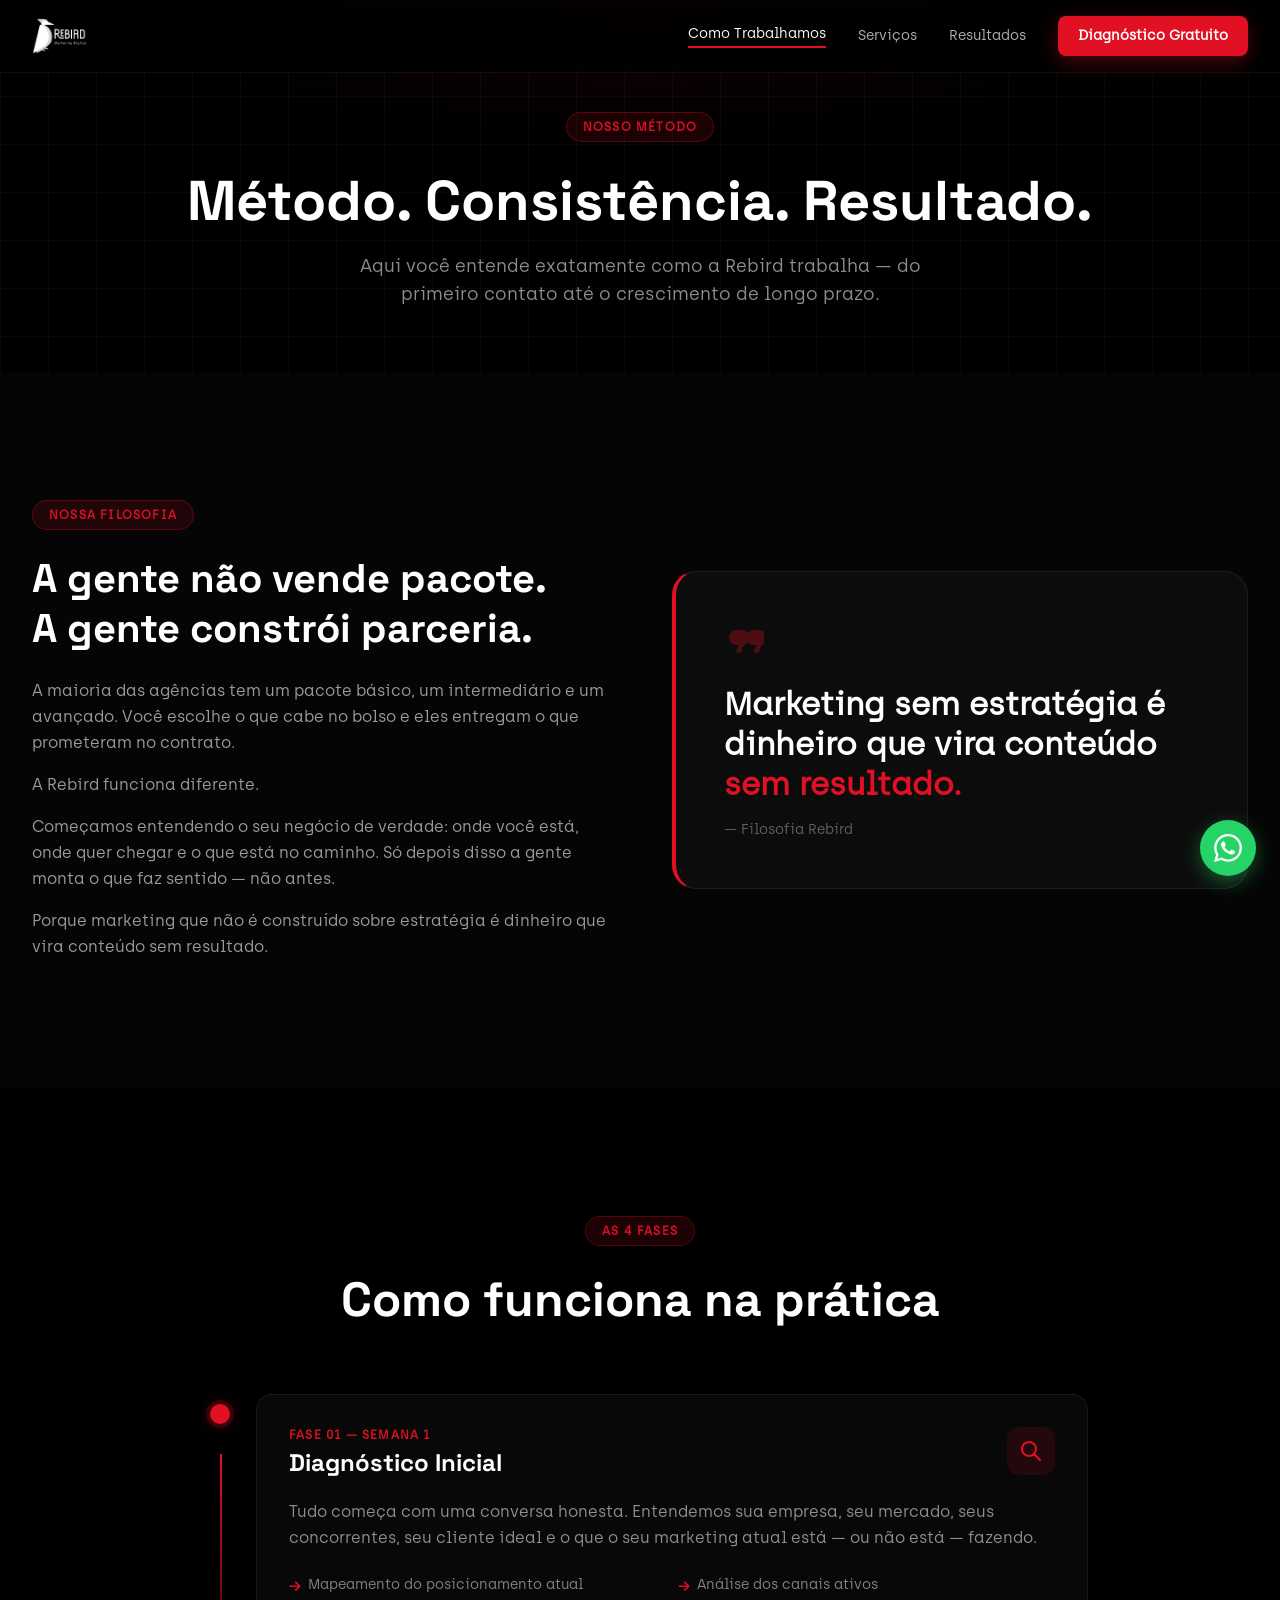
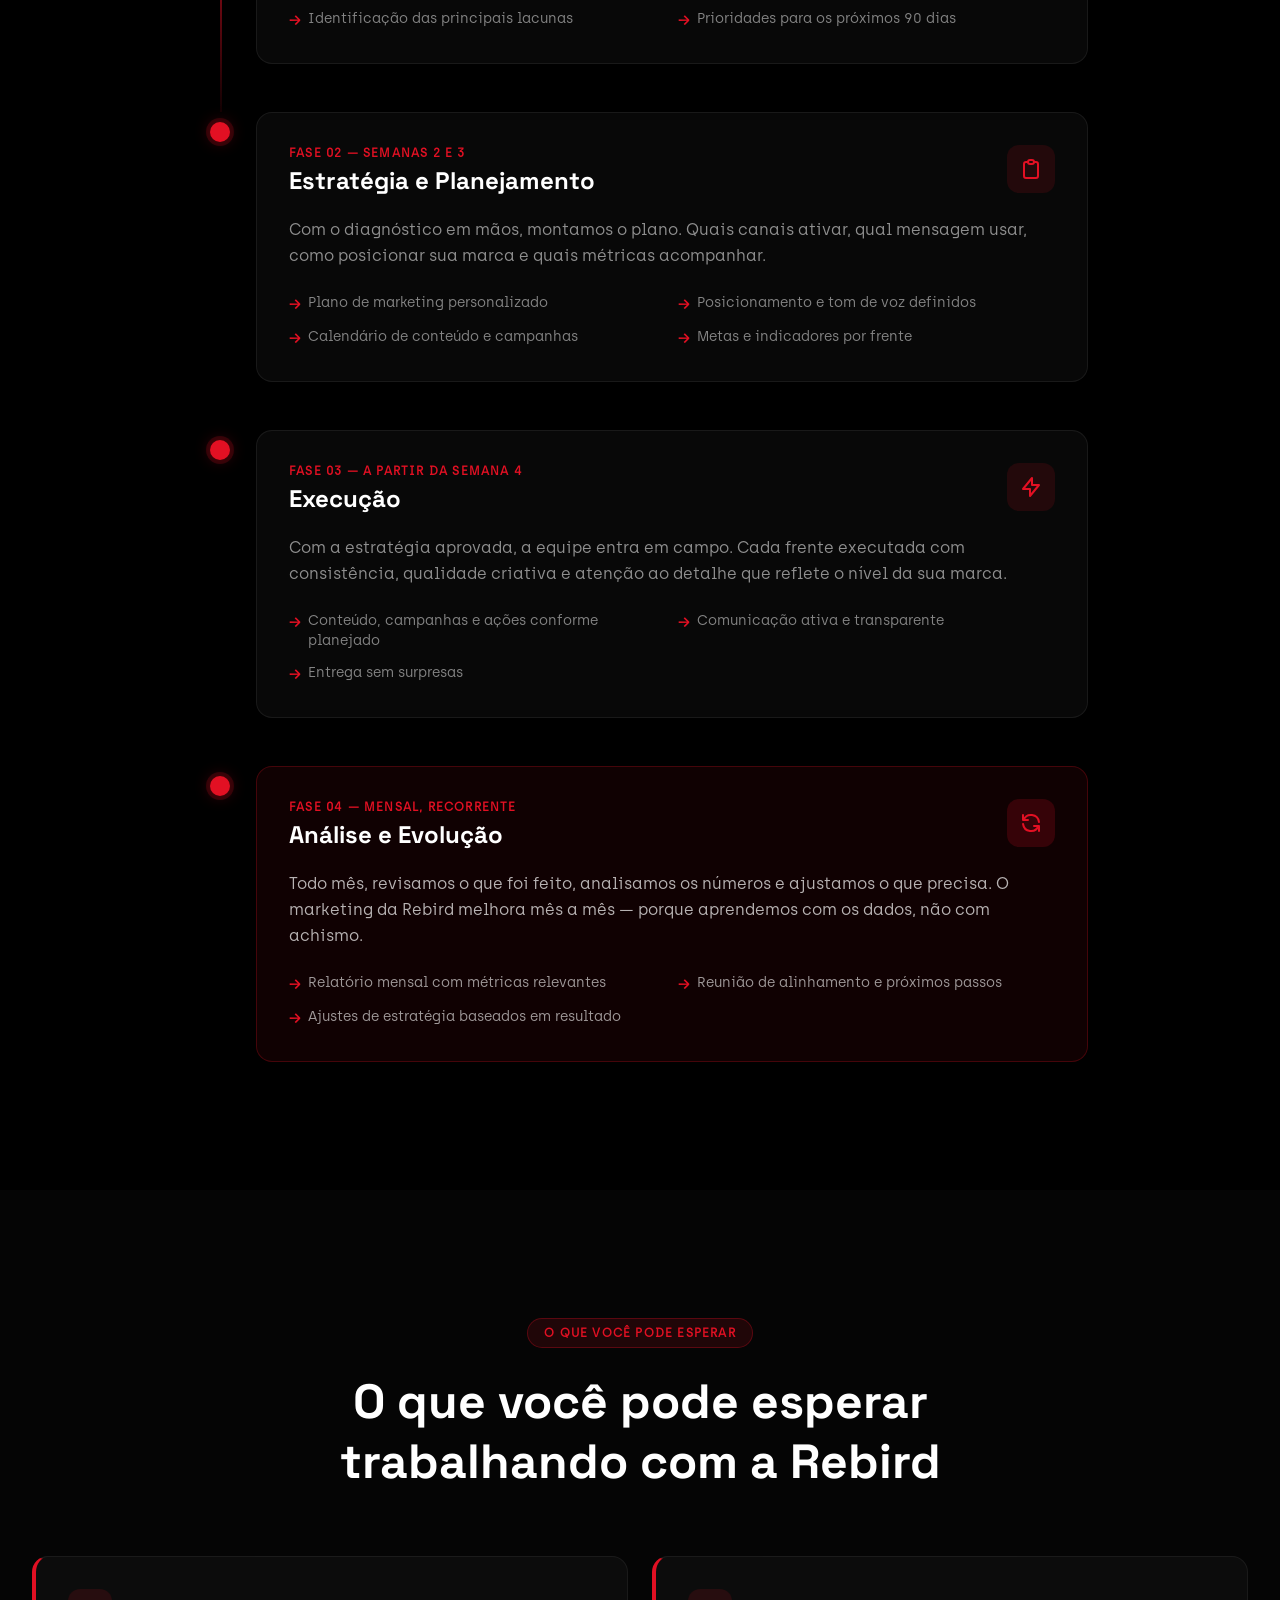
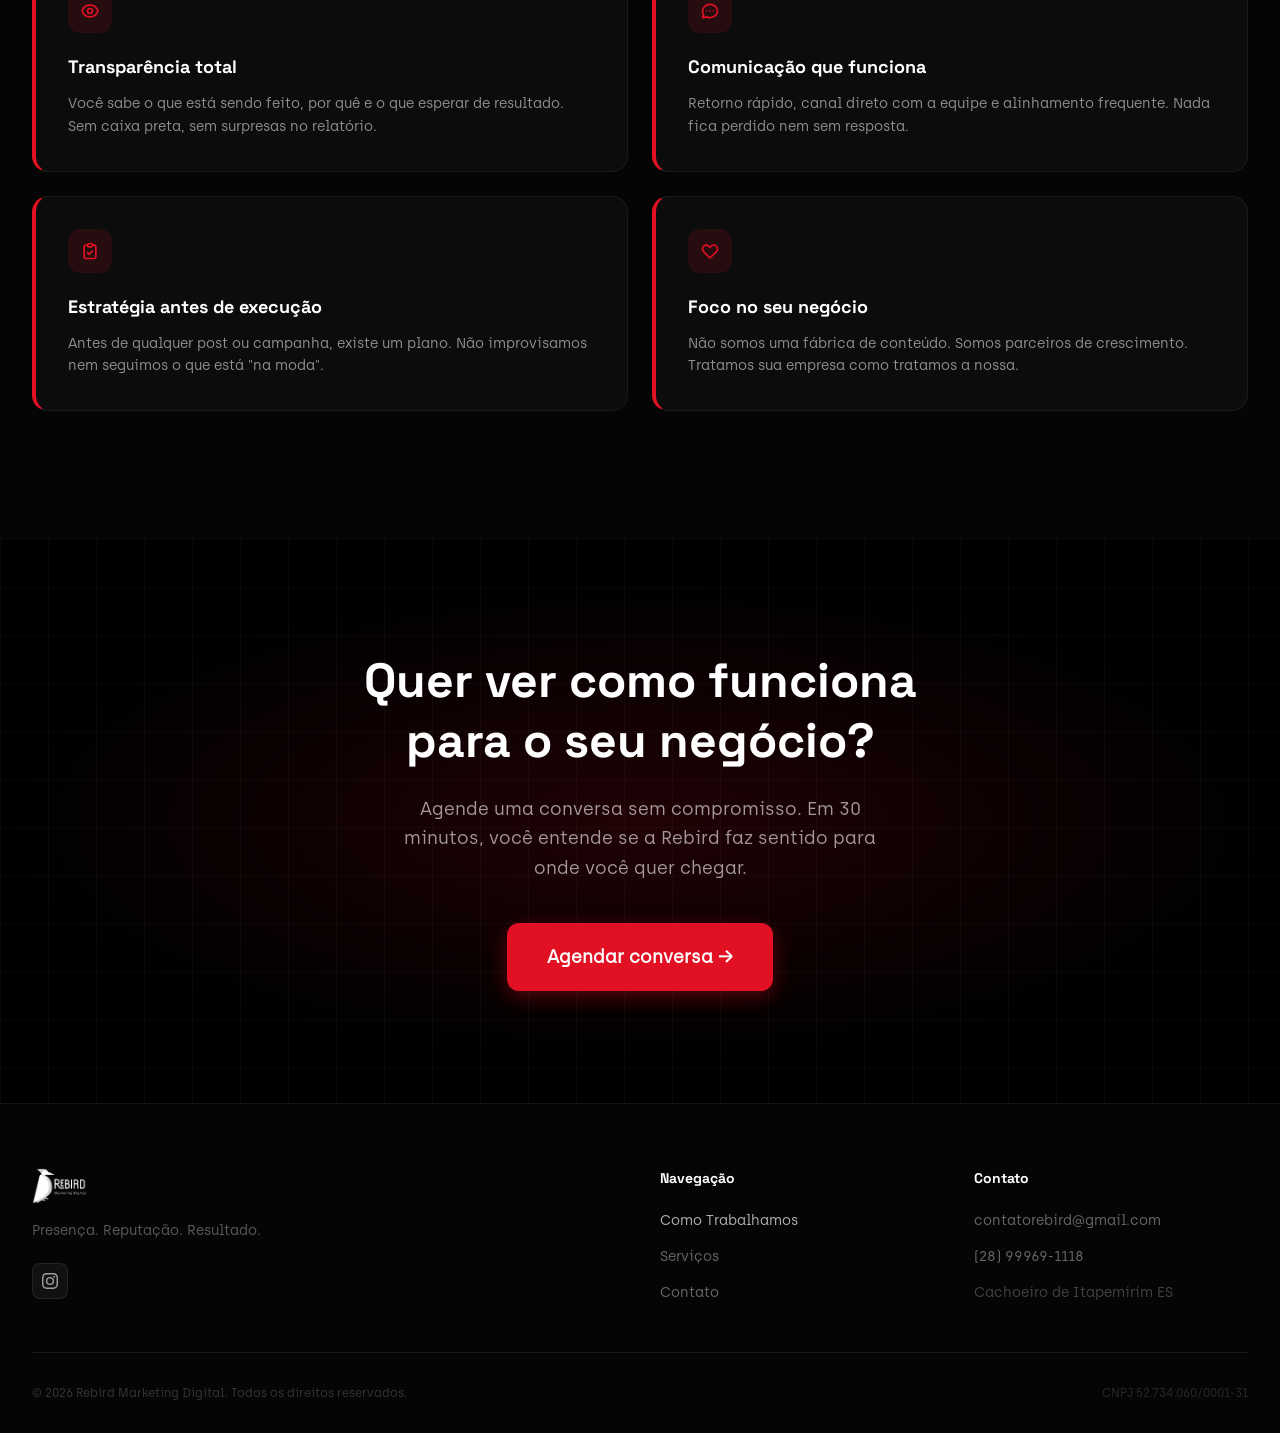
<file: como-trabalhamos.html>
<!DOCTYPE html>
<html lang="pt-BR">
<head>
  <meta charset="UTF-8">
  <meta name="google-site-verification" content="AwboLZYkiNeu1MAyQKqrGH6n5QndQtJoimnRwkE85tY" />
  <meta name="viewport" content="width=device-width, initial-scale=1.0">
  <title>Como Trabalhamos | Rebird — Agência em Cachoeiro de Itapemirim</title>
  <meta name="description" content="Conheça o método da Rebird, agência de marketing digital em Cachoeiro de Itapemirim: diagnóstico, estratégia, execução e evolução contínua.">

  <!-- SEO / Indexação (Kit SEO Rebird) — trocar rebird.com.br pelo domínio real -->
  <meta name="robots" content="index, follow">
  <link rel="canonical" href="https://rebird.com.br/como-trabalhamos.html">
  <link rel="icon" type="image/png" sizes="96x96" href="favicon-96.png">
  <link rel="icon" type="image/png" sizes="512x512" href="favicon.png">
  <link rel="apple-touch-icon" href="apple-touch-icon.png">
  <meta property="og:type" content="website">
  <meta property="og:locale" content="pt_BR">
  <meta property="og:site_name" content="Rebird Marketing Digital">
  <meta property="og:title" content="Como Trabalhamos | Rebird — Agência em Cachoeiro de Itapemirim">
  <meta property="og:description" content="Conheça o método da Rebird, agência de marketing digital em Cachoeiro de Itapemirim: diagnóstico, estratégia, execução e evolução contínua.">
  <meta property="og:url" content="https://rebird.com.br/como-trabalhamos.html">
  <meta property="og:image" content="https://rebird.com.br/og-image.png">
  <meta name="twitter:card" content="summary_large_image">
  <meta name="twitter:title" content="Como Trabalhamos | Rebird — Agência em Cachoeiro de Itapemirim">
  <meta name="twitter:description" content="Conheça o método da Rebird, agência de marketing digital em Cachoeiro de Itapemirim: diagnóstico, estratégia, execução e evolução contínua.">
  <meta name="twitter:image" content="https://rebird.com.br/og-image.png">

  <link rel="stylesheet" href="tailwind.css">

  <!-- Google Analytics 4 -->
  <script async src="https://www.googletagmanager.com/gtag/js?id=G-8B6RSETTDL"></script>
  <script>
    window.dataLayer = window.dataLayer || [];
    function gtag(){dataLayer.push(arguments);}
    gtag('js', new Date());
    gtag('config', 'G-8B6RSETTDL');
  </script>

  <style>
    @font-face { font-family: 'Bebas Neue'; src: url('fonts/BebasNeue-Regular.woff2') format('woff2'); font-weight: 400; font-style: normal; font-display: swap; }
    @font-face { font-family: 'Space Grotesk'; src: url('fonts/SpaceGrotesk.woff2') format('woff2'); font-weight: 300 700; font-style: normal; font-display: swap; }
    @font-face { font-family: 'Archia'; src: url('fonts/Archia-Regular.woff2') format('woff2'); font-weight: 400; font-style: normal; font-display: swap; }

    *, *::before, *::after { box-sizing: border-box; }
    html { scroll-behavior: smooth; }
    body { font-family: 'Archia', 'Inter', sans-serif; background: #000; color: #fff; overflow-x: hidden; }
    h1, h2, h3, h4, h5 { font-family: 'Space Grotesk', 'Sora', sans-serif; }

    .fade-up { opacity: 0; transform: translateY(28px); transition: opacity 0.65s cubic-bezier(0.16,1,0.3,1), transform 0.65s cubic-bezier(0.16,1,0.3,1); }
    .fade-up.visible { opacity: 1; transform: translateY(0); }
    .delay-1 { transition-delay: 0.10s; }
    .delay-2 { transition-delay: 0.20s; }
    .delay-3 { transition-delay: 0.30s; }
    .delay-4 { transition-delay: 0.40s; }

    #navbar { transition: background 0.3s, box-shadow 0.3s; }
    #navbar.scrolled { background: rgba(0,0,0,0.97) !important; backdrop-filter: blur(14px); box-shadow: 0 1px 12px rgba(0,0,0,0.40); border-bottom: 1px solid rgba(255,255,255,0.06); }

    #mobile-menu { transform: translateX(100%); transition: transform 0.3s ease; }
    #mobile-menu.open { transform: translateX(0); }

    .glow-btn { background: #e21023; color: #fff; transition: background 0.2s, transform 0.2s, box-shadow 0.2s; box-shadow: 0 6px 20px rgba(226,16,35,0.35); }
    .glow-btn:hover { background: #e8394a; transform: translateY(-2px); box-shadow: 0 10px 28px rgba(226,16,35,0.50); }

    .tag-red { background: rgba(226,16,35,0.12); color: #e21023; border: 1px solid rgba(226,16,35,0.30); }

    /* Timeline */
    .timeline-line { position: absolute; left: 28px; top: 60px; bottom: 0; width: 2px; background: linear-gradient(to bottom, #e21023, rgba(226,16,35,0.08)); }
    .timeline-dot { position: absolute; left: 18px; top: 10px; width: 20px; height: 20px; border-radius: 50%; background: #e21023; box-shadow: 0 0 0 4px rgba(226,16,35,0.18), 0 0 16px rgba(226,16,35,0.35); z-index: 1; }

    .diff-card { transition: transform 0.25s, box-shadow 0.25s; }
    .diff-card:hover { transform: translateY(-4px); box-shadow: 0 16px 40px rgba(226,16,35,0.10); }

    .grid-bg { background-image: linear-gradient(rgba(255,255,255,0.03) 1px, transparent 1px), linear-gradient(90deg, rgba(255,255,255,0.03) 1px, transparent 1px); background-size: 48px 48px; }

    ::-webkit-scrollbar { width: 5px; }
    ::-webkit-scrollbar-thumb { background: #e21023; border-radius: 3px; }
    #whatsapp-btn { transition: transform 0.2s; }
    #whatsapp-btn:hover { transform: scale(1.08); }

    .nav-logo-img { height: 36px; width: auto; }
  </style>
</head>
<body>

  <!-- NAVBAR -->
  <nav id="navbar" class="fixed top-0 left-0 right-0 z-50" style="background:rgba(0,0,0,0.80); backdrop-filter:blur(12px); border-bottom:1px solid rgba(255,255,255,0.06);">
    <div class="max-w-7xl mx-auto px-5 lg:px-8">
      <div class="flex items-center justify-between" style="height:72px">
        <a href="index.html" class="flex items-center">
          <img src="logos/rebird-logo.png" alt="Rebird Marketing Digital" class="nav-logo-img">
        </a>
        <div class="hidden lg:flex items-center gap-8">
          <a href="como-trabalhamos.html" class="text-white text-sm font-medium border-b-2 border-red-500 pb-0.5" style="border-color:#e21023">Como Trabalhamos</a>
          <a href="servicos.html" class="text-white/70 hover:text-white text-sm font-medium transition-colors">Serviços</a>
          <a href="index.html#resultados" class="text-white/70 hover:text-white text-sm font-medium transition-colors">Resultados</a>
          <a href="contato.html" class="glow-btn px-5 py-2.5 rounded-lg text-sm font-semibold">Diagnóstico Gratuito</a>
        </div>
        <button id="menu-btn" class="lg:hidden flex flex-col gap-1.5 p-2"><span class="block w-6 h-0.5 bg-white"></span><span class="block w-6 h-0.5 bg-white"></span><span class="block w-5 h-0.5 bg-white"></span></button>
      </div>
    </div>
    <div id="mobile-menu" class="fixed top-0 right-0 bottom-0 w-72 z-50 shadow-2xl flex flex-col p-8" style="background:#0a0a0a; border-left:1px solid rgba(255,255,255,0.07);">
      <div class="flex justify-between items-center mb-10">
        <img src="logos/rebird-logo.png" alt="Rebird" style="height:30px; width:auto;">
        <button id="close-menu" class="text-white/60 hover:text-white"><svg class="w-6 h-6" fill="none" stroke="currentColor" viewBox="0 0 24 24"><path stroke-linecap="round" stroke-linejoin="round" stroke-width="2" d="M6 18L18 6M6 6l12 12"/></svg></button>
      </div>
      <nav class="flex flex-col gap-6">
        <a href="como-trabalhamos.html" class="text-white font-medium text-lg">Como Trabalhamos</a>
        <a href="servicos.html" class="text-white/70 font-medium text-lg hover:text-white transition-colors">Serviços</a>
        <a href="index.html#resultados" class="text-white/70 font-medium text-lg hover:text-white transition-colors">Resultados</a>
      </nav>
      <div class="mt-auto"><a href="contato.html" class="glow-btn block text-center px-6 py-3.5 rounded-xl font-bold text-base">Diagnóstico Gratuito</a></div>
    </div>
    <div id="menu-overlay" class="hidden fixed inset-0 bg-black/50 z-40"></div>
  </nav>

  <!-- PAGE HERO -->
  <section class="pt-28 pb-16 relative" style="background:#000;">
    <div class="absolute inset-0 grid-bg pointer-events-none"></div>
    <div class="absolute inset-0 pointer-events-none" style="background: radial-gradient(ellipse 60% 50% at 50% 0%, rgba(226,16,35,0.10) 0%, transparent 70%);"></div>
    <div class="relative max-w-7xl mx-auto px-5 lg:px-8 text-center">
      <div class="fade-up inline-flex items-center gap-2 tag-red px-4 py-1.5 rounded-full text-xs font-semibold tracking-widest uppercase mb-6">Nosso método</div>
      <h1 class="fade-up delay-1 font-black text-white leading-tight mb-4" style="font-size:clamp(2.2rem, 5vw, 3.5rem)">
        Método. Consistência. Resultado.
      </h1>
      <p class="fade-up delay-2 text-white/55 text-lg max-w-xl mx-auto">
        Aqui você entende exatamente como a Rebird trabalha — do primeiro contato até o crescimento de longo prazo.
      </p>
    </div>
  </section>

  <main>

    <!-- FILOSOFIA -->
    <section class="py-24 lg:py-32" style="background:#050505;">
      <div class="max-w-7xl mx-auto px-5 lg:px-8">
        <div class="grid grid-cols-1 lg:grid-cols-2 gap-16 items-center">
          <div>
            <div class="fade-up inline-flex items-center gap-2 tag-red px-4 py-1.5 rounded-full text-xs font-semibold tracking-widest uppercase mb-6">
              Nossa filosofia
            </div>
            <h2 class="fade-up delay-1 font-black text-white leading-tight mb-6" style="font-size:clamp(1.75rem, 3.5vw, 2.5rem)">
              A gente não vende pacote.<br>A gente constrói parceria.
            </h2>
            <div class="fade-up delay-2 space-y-4 text-white/60 leading-relaxed">
              <p>A maioria das agências tem um pacote básico, um intermediário e um avançado. Você escolhe o que cabe no bolso e eles entregam o que prometeram no contrato.</p>
              <p>A Rebird funciona diferente.</p>
              <p>Começamos entendendo o seu negócio de verdade: onde você está, onde quer chegar e o que está no caminho. Só depois disso a gente monta o que faz sentido — não antes.</p>
              <p>Porque marketing que não é construído sobre estratégia é dinheiro que vira conteúdo sem resultado.</p>
            </div>
          </div>

          <!-- Pull quote -->
          <div class="fade-up delay-2">
            <div class="rounded-3xl p-10 lg:p-12" style="background:rgba(255,255,255,0.03); border:1px solid rgba(255,255,255,0.07); border-left:4px solid #e21023;">
              <svg class="w-10 h-10 mb-6 opacity-30" fill="#e21023" viewBox="0 0 32 32"><path d="M10 8C6.686 8 4 10.686 4 14s2.686 6 6 6c.796 0 1.557-.151 2.255-.424C11.342 21.21 10 23.451 10 26h4c0-3.866 2.686-7.071 6-8V14c0-3.314-2.686-6-6-6h-4zm14 0c-3.314 0-6 2.686-6 6s2.686 6 6 6c.796 0 1.557-.151 2.255-.424C25.342 21.21 24 23.451 24 26h4c0-3.866 2.686-7.071 6-8V14c0-3.314-2.686-6-6-6h-4z"/></svg>
              <p class="font-black leading-tight text-white mb-4" style="font-size:clamp(1.5rem, 3vw, 2rem)">
                Marketing sem estratégia é dinheiro que vira conteúdo <span style="color:#e21023">sem resultado.</span>
              </p>
              <p class="text-white/35 text-sm">— Filosofia Rebird</p>
            </div>
          </div>
        </div>
      </div>
    </section>

    <!-- AS 4 FASES -->
    <section class="py-24 lg:py-32" style="background:#000;">
      <div class="max-w-7xl mx-auto px-5 lg:px-8">
        <div class="text-center mb-16">
          <div class="fade-up inline-flex items-center gap-2 tag-red px-4 py-1.5 rounded-full text-xs font-semibold tracking-widest uppercase mb-6">
            As 4 fases
          </div>
          <h2 class="fade-up delay-1 font-black text-white leading-tight mb-4" style="font-size:clamp(2rem, 4vw, 3rem)">
            Como funciona na prática
          </h2>
        </div>

        <!-- Timeline -->
        <div class="max-w-4xl mx-auto space-y-0">

          <!-- Fase 1 -->
          <div class="fade-up relative pl-16 pb-12">
            <div class="timeline-line"></div>
            <div class="timeline-dot"></div>
            <div class="rounded-2xl p-8" style="background:rgba(255,255,255,0.03); border:1px solid rgba(255,255,255,0.07);">
              <div class="flex flex-wrap items-start justify-between gap-4 mb-5">
                <div>
                  <div class="text-xs font-bold tracking-widest uppercase mb-1" style="color:#e21023">Fase 01 — Semana 1</div>
                  <h3 class="font-black text-white text-2xl">Diagnóstico Inicial</h3>
                </div>
                <div class="w-12 h-12 rounded-xl flex items-center justify-center flex-shrink-0" style="background:rgba(226,16,35,0.12);">
                  <svg class="w-6 h-6" fill="none" stroke="#e21023" viewBox="0 0 24 24"><path stroke-linecap="round" stroke-linejoin="round" stroke-width="2" d="M21 21l-6-6m2-5a7 7 0 11-14 0 7 7 0 0114 0z"/></svg>
                </div>
              </div>
              <p class="text-white/55 leading-relaxed mb-6">Tudo começa com uma conversa honesta. Entendemos sua empresa, seu mercado, seus concorrentes, seu cliente ideal e o que o seu marketing atual está — ou não está — fazendo.</p>
              <div class="grid grid-cols-1 sm:grid-cols-2 gap-3">
                <div class="flex items-start gap-2"><span class="font-bold text-sm mt-0.5" style="color:#e21023">→</span><span class="text-white/50 text-sm">Mapeamento do posicionamento atual</span></div>
                <div class="flex items-start gap-2"><span class="font-bold text-sm mt-0.5" style="color:#e21023">→</span><span class="text-white/50 text-sm">Análise dos canais ativos</span></div>
                <div class="flex items-start gap-2"><span class="font-bold text-sm mt-0.5" style="color:#e21023">→</span><span class="text-white/50 text-sm">Identificação das principais lacunas</span></div>
                <div class="flex items-start gap-2"><span class="font-bold text-sm mt-0.5" style="color:#e21023">→</span><span class="text-white/50 text-sm">Prioridades para os próximos 90 dias</span></div>
              </div>
            </div>
          </div>

          <!-- Fase 2 -->
          <div class="fade-up delay-1 relative pl-16 pb-12">
            <div class="timeline-dot"></div>
            <div class="rounded-2xl p-8" style="background:rgba(255,255,255,0.03); border:1px solid rgba(255,255,255,0.07);">
              <div class="flex flex-wrap items-start justify-between gap-4 mb-5">
                <div>
                  <div class="text-xs font-bold tracking-widest uppercase mb-1" style="color:#e21023">Fase 02 — Semanas 2 e 3</div>
                  <h3 class="font-black text-white text-2xl">Estratégia e Planejamento</h3>
                </div>
                <div class="w-12 h-12 rounded-xl flex items-center justify-center flex-shrink-0" style="background:rgba(226,16,35,0.12);">
                  <svg class="w-6 h-6" fill="none" stroke="#e21023" viewBox="0 0 24 24"><path stroke-linecap="round" stroke-linejoin="round" stroke-width="2" d="M9 5H7a2 2 0 00-2 2v12a2 2 0 002 2h10a2 2 0 002-2V7a2 2 0 00-2-2h-2M9 5a2 2 0 002 2h2a2 2 0 002-2M9 5a2 2 0 012-2h2a2 2 0 012 2"/></svg>
                </div>
              </div>
              <p class="text-white/55 leading-relaxed mb-6">Com o diagnóstico em mãos, montamos o plano. Quais canais ativar, qual mensagem usar, como posicionar sua marca e quais métricas acompanhar.</p>
              <div class="grid grid-cols-1 sm:grid-cols-2 gap-3">
                <div class="flex items-start gap-2"><span class="font-bold text-sm mt-0.5" style="color:#e21023">→</span><span class="text-white/50 text-sm">Plano de marketing personalizado</span></div>
                <div class="flex items-start gap-2"><span class="font-bold text-sm mt-0.5" style="color:#e21023">→</span><span class="text-white/50 text-sm">Posicionamento e tom de voz definidos</span></div>
                <div class="flex items-start gap-2"><span class="font-bold text-sm mt-0.5" style="color:#e21023">→</span><span class="text-white/50 text-sm">Calendário de conteúdo e campanhas</span></div>
                <div class="flex items-start gap-2"><span class="font-bold text-sm mt-0.5" style="color:#e21023">→</span><span class="text-white/50 text-sm">Metas e indicadores por frente</span></div>
              </div>
            </div>
          </div>

          <!-- Fase 3 -->
          <div class="fade-up delay-2 relative pl-16 pb-12">
            <div class="timeline-dot"></div>
            <div class="rounded-2xl p-8" style="background:rgba(255,255,255,0.03); border:1px solid rgba(255,255,255,0.07);">
              <div class="flex flex-wrap items-start justify-between gap-4 mb-5">
                <div>
                  <div class="text-xs font-bold tracking-widest uppercase mb-1" style="color:#e21023">Fase 03 — A partir da semana 4</div>
                  <h3 class="font-black text-white text-2xl">Execução</h3>
                </div>
                <div class="w-12 h-12 rounded-xl flex items-center justify-center flex-shrink-0" style="background:rgba(226,16,35,0.12);">
                  <svg class="w-6 h-6" fill="none" stroke="#e21023" viewBox="0 0 24 24"><path stroke-linecap="round" stroke-linejoin="round" stroke-width="2" d="M13 10V3L4 14h7v7l9-11h-7z"/></svg>
                </div>
              </div>
              <p class="text-white/55 leading-relaxed mb-6">Com a estratégia aprovada, a equipe entra em campo. Cada frente executada com consistência, qualidade criativa e atenção ao detalhe que reflete o nível da sua marca.</p>
              <div class="grid grid-cols-1 sm:grid-cols-2 gap-3">
                <div class="flex items-start gap-2"><span class="font-bold text-sm mt-0.5" style="color:#e21023">→</span><span class="text-white/50 text-sm">Conteúdo, campanhas e ações conforme planejado</span></div>
                <div class="flex items-start gap-2"><span class="font-bold text-sm mt-0.5" style="color:#e21023">→</span><span class="text-white/50 text-sm">Comunicação ativa e transparente</span></div>
                <div class="flex items-start gap-2"><span class="font-bold text-sm mt-0.5" style="color:#e21023">→</span><span class="text-white/50 text-sm">Entrega sem surpresas</span></div>
              </div>
            </div>
          </div>

          <!-- Fase 4 — destaque vermelho -->
          <div class="fade-up delay-3 relative pl-16">
            <div class="timeline-dot"></div>
            <div class="rounded-2xl p-8" style="background:rgba(226,16,35,0.07); border:1px solid rgba(226,16,35,0.25);">
              <div class="flex flex-wrap items-start justify-between gap-4 mb-5">
                <div>
                  <div class="text-xs font-bold tracking-widest uppercase mb-1" style="color:#e21023">Fase 04 — Mensal, recorrente</div>
                  <h3 class="font-black text-white text-2xl">Análise e Evolução</h3>
                </div>
                <div class="w-12 h-12 rounded-xl flex items-center justify-center flex-shrink-0" style="background:rgba(226,16,35,0.18);">
                  <svg class="w-6 h-6" fill="none" stroke="#e21023" viewBox="0 0 24 24"><path stroke-linecap="round" stroke-linejoin="round" stroke-width="2" d="M4 4v5h.582m15.356 2A8.001 8.001 0 004.582 9m0 0H9m11 11v-5h-.581m0 0a8.003 8.003 0 01-15.357-2m15.357 2H15"/></svg>
                </div>
              </div>
              <p class="text-white/70 leading-relaxed mb-6">Todo mês, revisamos o que foi feito, analisamos os números e ajustamos o que precisa. O marketing da Rebird melhora mês a mês — porque aprendemos com os dados, não com achismo.</p>
              <div class="grid grid-cols-1 sm:grid-cols-2 gap-3">
                <div class="flex items-start gap-2"><span class="font-bold text-sm mt-0.5" style="color:#e21023">→</span><span class="text-white/60 text-sm">Relatório mensal com métricas relevantes</span></div>
                <div class="flex items-start gap-2"><span class="font-bold text-sm mt-0.5" style="color:#e21023">→</span><span class="text-white/60 text-sm">Reunião de alinhamento e próximos passos</span></div>
                <div class="flex items-start gap-2"><span class="font-bold text-sm mt-0.5" style="color:#e21023">→</span><span class="text-white/60 text-sm">Ajustes de estratégia baseados em resultado</span></div>
              </div>
            </div>
          </div>
        </div>
      </div>
    </section>

    <!-- DIFERENCIAIS DE PROCESSO -->
    <section class="py-24 lg:py-32" style="background:#050505;">
      <div class="max-w-7xl mx-auto px-5 lg:px-8">
        <div class="text-center mb-16">
          <div class="fade-up inline-flex items-center gap-2 tag-red px-4 py-1.5 rounded-full text-xs font-semibold tracking-widest uppercase mb-6">
            O que você pode esperar
          </div>
          <h2 class="fade-up delay-1 font-black text-white leading-tight mb-4" style="font-size:clamp(2rem, 4vw, 3rem)">
            O que você pode esperar<br>trabalhando com a Rebird
          </h2>
        </div>

        <div class="grid grid-cols-1 md:grid-cols-2 gap-6">
          <div class="diff-card fade-up delay-1 rounded-2xl p-8" style="background:rgba(255,255,255,0.03); border:1px solid rgba(255,255,255,0.06); border-left:4px solid #e21023;">
            <div class="w-11 h-11 rounded-xl flex items-center justify-center mb-5" style="background:rgba(226,16,35,0.12);">
              <svg class="w-5 h-5" fill="none" stroke="#e21023" viewBox="0 0 24 24"><path stroke-linecap="round" stroke-linejoin="round" stroke-width="2" d="M15 12a3 3 0 11-6 0 3 3 0 016 0z"/><path stroke-linecap="round" stroke-linejoin="round" stroke-width="2" d="M2.458 12C3.732 7.943 7.523 5 12 5c4.478 0 8.268 2.943 9.542 7-1.274 4.057-5.064 7-9.542 7-4.477 0-8.268-2.943-9.542-7z"/></svg>
            </div>
            <h3 class="font-black text-white text-lg mb-3">Transparência total</h3>
            <p class="text-white/55 leading-relaxed text-sm">Você sabe o que está sendo feito, por quê e o que esperar de resultado. Sem caixa preta, sem surpresas no relatório.</p>
          </div>

          <div class="diff-card fade-up delay-2 rounded-2xl p-8" style="background:rgba(255,255,255,0.03); border:1px solid rgba(255,255,255,0.06); border-left:4px solid #e21023;">
            <div class="w-11 h-11 rounded-xl flex items-center justify-center mb-5" style="background:rgba(226,16,35,0.12);">
              <svg class="w-5 h-5" fill="none" stroke="#e21023" viewBox="0 0 24 24"><path stroke-linecap="round" stroke-linejoin="round" stroke-width="2" d="M8 12h.01M12 12h.01M16 12h.01M21 12c0 4.418-4.03 8-9 8a9.863 9.863 0 01-4.255-.949L3 20l1.395-3.72C3.512 15.042 3 13.574 3 12c0-4.418 4.03-8 9-8s9 3.582 9 8z"/></svg>
            </div>
            <h3 class="font-black text-white text-lg mb-3">Comunicação que funciona</h3>
            <p class="text-white/55 leading-relaxed text-sm">Retorno rápido, canal direto com a equipe e alinhamento frequente. Nada fica perdido nem sem resposta.</p>
          </div>

          <div class="diff-card fade-up delay-3 rounded-2xl p-8" style="background:rgba(255,255,255,0.03); border:1px solid rgba(255,255,255,0.06); border-left:4px solid #e21023;">
            <div class="w-11 h-11 rounded-xl flex items-center justify-center mb-5" style="background:rgba(226,16,35,0.12);">
              <svg class="w-5 h-5" fill="none" stroke="#e21023" viewBox="0 0 24 24"><path stroke-linecap="round" stroke-linejoin="round" stroke-width="2" d="M9 5H7a2 2 0 00-2 2v12a2 2 0 002 2h10a2 2 0 002-2V7a2 2 0 00-2-2h-2M9 5a2 2 0 002 2h2a2 2 0 002-2M9 5a2 2 0 012-2h2a2 2 0 012 2m-6 9l2 2 4-4"/></svg>
            </div>
            <h3 class="font-black text-white text-lg mb-3">Estratégia antes de execução</h3>
            <p class="text-white/55 leading-relaxed text-sm">Antes de qualquer post ou campanha, existe um plano. Não improvisamos nem seguimos o que está "na moda".</p>
          </div>

          <div class="diff-card fade-up delay-4 rounded-2xl p-8" style="background:rgba(255,255,255,0.03); border:1px solid rgba(255,255,255,0.06); border-left:4px solid #e21023;">
            <div class="w-11 h-11 rounded-xl flex items-center justify-center mb-5" style="background:rgba(226,16,35,0.12);">
              <svg class="w-5 h-5" fill="none" stroke="#e21023" viewBox="0 0 24 24"><path stroke-linecap="round" stroke-linejoin="round" stroke-width="2" d="M4.318 6.318a4.5 4.5 0 000 6.364L12 20.364l7.682-7.682a4.5 4.5 0 00-6.364-6.364L12 7.636l-1.318-1.318a4.5 4.5 0 00-6.364 0z"/></svg>
            </div>
            <h3 class="font-black text-white text-lg mb-3">Foco no seu negócio</h3>
            <p class="text-white/55 leading-relaxed text-sm">Não somos uma fábrica de conteúdo. Somos parceiros de crescimento. Tratamos sua empresa como tratamos a nossa.</p>
          </div>
        </div>
      </div>
    </section>

    <!-- CTA FINAL -->
    <section class="py-24 lg:py-28 relative overflow-hidden" style="background:#000;">
      <div class="absolute inset-0 grid-bg pointer-events-none"></div>
      <div class="absolute inset-0 pointer-events-none" style="background: radial-gradient(ellipse 70% 60% at 50% 50%, rgba(226,16,35,0.14) 0%, transparent 70%);"></div>
      <div class="relative max-w-3xl mx-auto px-5 lg:px-8 text-center">
        <h2 class="fade-up font-black text-white leading-tight mb-6" style="font-size:clamp(2rem, 4vw, 3rem)">
          Quer ver como funciona<br>para o seu negócio?
        </h2>
        <p class="fade-up delay-1 text-white/60 text-lg leading-relaxed mb-10 max-w-lg mx-auto">
          Agende uma conversa sem compromisso. Em 30 minutos, você entende se a Rebird faz sentido para onde você quer chegar.
        </p>
        <a href="contato.html" class="fade-up delay-2 inline-block glow-btn px-10 py-5 rounded-xl text-lg font-black">
          Agendar conversa →
        </a>
      </div>
    </section>
  </main>

  <!-- FOOTER -->
  <footer class="pt-16 pb-8" style="background:#050505; border-top:1px solid rgba(255,255,255,0.06);">
    <div class="max-w-7xl mx-auto px-5 lg:px-8">
      <div class="grid grid-cols-1 md:grid-cols-2 lg:grid-cols-4 gap-10 pb-12" style="border-bottom:1px solid rgba(255,255,255,0.07);">
        <div class="lg:col-span-2">
          <div class="mb-4">
            <img src="logos/rebird-logo.png" alt="Rebird Marketing Digital" style="height:36px; width:auto;">
          </div>
          <p class="text-white/35 text-sm leading-relaxed max-w-xs mb-5">Presença. Reputação. Resultado.</p>
          <div class="flex gap-3">
            <a href="https://www.instagram.com/rebirdmarketing/" target="_blank" rel="noopener" class="w-9 h-9 rounded-lg flex items-center justify-center transition-colors" style="background:rgba(255,255,255,0.05); border:1px solid rgba(255,255,255,0.08);" onmouseover="this.style.background='rgba(226,16,35,0.15)'" onmouseout="this.style.background='rgba(255,255,255,0.05)'">
              <svg class="w-4 h-4 text-white/60" fill="currentColor" viewBox="0 0 24 24"><path d="M12 2.163c3.204 0 3.584.012 4.85.07 3.252.148 4.771 1.691 4.919 4.919.058 1.265.069 1.645.069 4.849 0 3.205-.012 3.584-.069 4.849-.149 3.225-1.664 4.771-4.919 4.919-1.266.058-1.644.07-4.85.07-3.204 0-3.584-.012-4.849-.07-3.26-.149-4.771-1.699-4.919-4.92-.058-1.265-.07-1.644-.07-4.849 0-3.204.013-3.583.07-4.849.149-3.227 1.664-4.771 4.919-4.919 1.266-.057 1.645-.069 4.849-.069zM12 0C8.741 0 8.333.014 7.053.072 2.695.272.273 2.69.073 7.052.014 8.333 0 8.741 0 12c0 3.259.014 3.668.072 4.948.2 4.358 2.618 6.78 6.98 6.98C8.333 23.986 8.741 24 12 24c3.259 0 3.668-.014 4.948-.072 4.354-.2 6.782-2.618 6.979-6.98.059-1.28.073-1.689.073-4.948 0-3.259-.014-3.667-.072-4.947-.196-4.354-2.617-6.78-6.979-6.98C15.668.014 15.259 0 12 0zm0 5.838a6.162 6.162 0 100 12.324 6.162 6.162 0 000-12.324zM12 16a4 4 0 110-8 4 4 0 010 8zm6.406-11.845a1.44 1.44 0 100 2.881 1.44 1.44 0 000-2.881z"/></svg>
            </a>
          </div>
        </div>
        <div>
          <h4 class="font-bold text-white text-sm mb-5">Navegação</h4>
          <ul class="space-y-3">
            <li><a href="como-trabalhamos.html" class="text-white/70 text-sm hover:text-white transition-colors">Como Trabalhamos</a></li>
            <li><a href="servicos.html" class="text-white/40 hover:text-white text-sm transition-colors">Serviços</a></li>
            <li><a href="contato.html" class="text-white/40 hover:text-white text-sm transition-colors">Contato</a></li>
          </ul>
        </div>
        <div>
          <h4 class="font-bold text-white text-sm mb-5">Contato</h4>
          <ul class="space-y-3">
            <li><a href="mailto:contatorebird@gmail.com" class="text-white/40 hover:text-white text-sm transition-colors">contatorebird@gmail.com</a></li>
            <li><a href="https://wa.me/5528999691118" class="text-white/40 hover:text-white text-sm transition-colors">(28) 99969-1118</a></li>
            <li><span class="text-white/25 text-sm">Cachoeiro de Itapemirim ES</span></li>
          </ul>
        </div>
      </div>
      <div class="pt-8 flex flex-col sm:flex-row items-start sm:items-center justify-between gap-2">
        <p class="text-white/20 text-xs">© 2026 Rebird Marketing Digital. Todos os direitos reservados.</p>
        <p class="text-white/15 text-xs">CNPJ 52.734.060/0001-31</p>
      </div>
    </div>
  </footer>

  <a id="whatsapp-btn" href="https://wa.me/5528999691118?text=Olá! Vim pelo site da Rebird e quero conhecer o diagnóstico gratuito." target="_blank" rel="noopener" class="fixed bottom-6 right-6 z-50 w-14 h-14 rounded-full flex items-center justify-center" style="background:#25D366; box-shadow: 0 6px 20px rgba(37,211,102,0.40)">
    <svg class="w-7 h-7 text-white" fill="currentColor" viewBox="0 0 24 24"><path d="M17.472 14.382c-.297-.149-1.758-.867-2.03-.967-.273-.099-.471-.148-.67.15-.197.297-.767.966-.94 1.164-.173.199-.347.223-.644.075-.297-.15-1.255-.463-2.39-1.475-.883-.788-1.48-1.761-1.653-2.059-.173-.297-.018-.458.13-.606.134-.133.298-.347.446-.52.149-.174.198-.298.298-.497.099-.198.05-.371-.025-.52-.075-.149-.669-1.612-.916-2.207-.242-.579-.487-.5-.669-.51-.173-.008-.371-.01-.57-.01-.198 0-.52.074-.792.372-.272.297-1.04 1.016-1.04 2.479 0 1.462 1.065 2.875 1.213 3.074.149.198 2.096 3.2 5.077 4.487.709.306 1.262.489 1.694.625.712.227 1.36.195 1.871.118.571-.085 1.758-.719 2.006-1.413.248-.694.248-1.289.173-1.413-.074-.124-.272-.198-.57-.347m-5.421 7.403h-.004a9.87 9.87 0 01-5.031-1.378l-.361-.214-3.741.982.998-3.648-.235-.374a9.86 9.86 0 01-1.51-5.26c.001-5.45 4.436-9.884 9.888-9.884 2.64 0 5.122 1.03 6.988 2.898a9.825 9.825 0 012.893 6.994c-.003 5.45-4.437 9.884-9.885 9.884m8.413-18.297A11.815 11.815 0 0012.05 0C5.495 0 .16 5.335.157 11.892c0 2.096.547 4.142 1.588 5.945L.057 24l6.305-1.654a11.882 11.882 0 005.683 1.448h.005c6.554 0 11.89-5.335 11.893-11.893a11.821 11.821 0 00-3.48-8.413z"/></svg>
  </a>

  <script>
    const navbar = document.getElementById('navbar');
    window.addEventListener('scroll', () => { navbar.classList.toggle('scrolled', window.scrollY > 60); });
    document.getElementById('menu-btn').addEventListener('click', () => { document.getElementById('mobile-menu').classList.add('open'); document.getElementById('menu-overlay').classList.remove('hidden'); });
    document.getElementById('close-menu').addEventListener('click', () => { document.getElementById('mobile-menu').classList.remove('open'); document.getElementById('menu-overlay').classList.add('hidden'); });
    document.getElementById('menu-overlay').addEventListener('click', () => { document.getElementById('mobile-menu').classList.remove('open'); document.getElementById('menu-overlay').classList.add('hidden'); });
    const observer = new IntersectionObserver((entries) => { entries.forEach(e => { if (e.isIntersecting) e.target.classList.add('visible'); }); }, { threshold: 0.12 });
    document.querySelectorAll('.fade-up').forEach(el => observer.observe(el));
  </script>
</body>
</html>
</file>
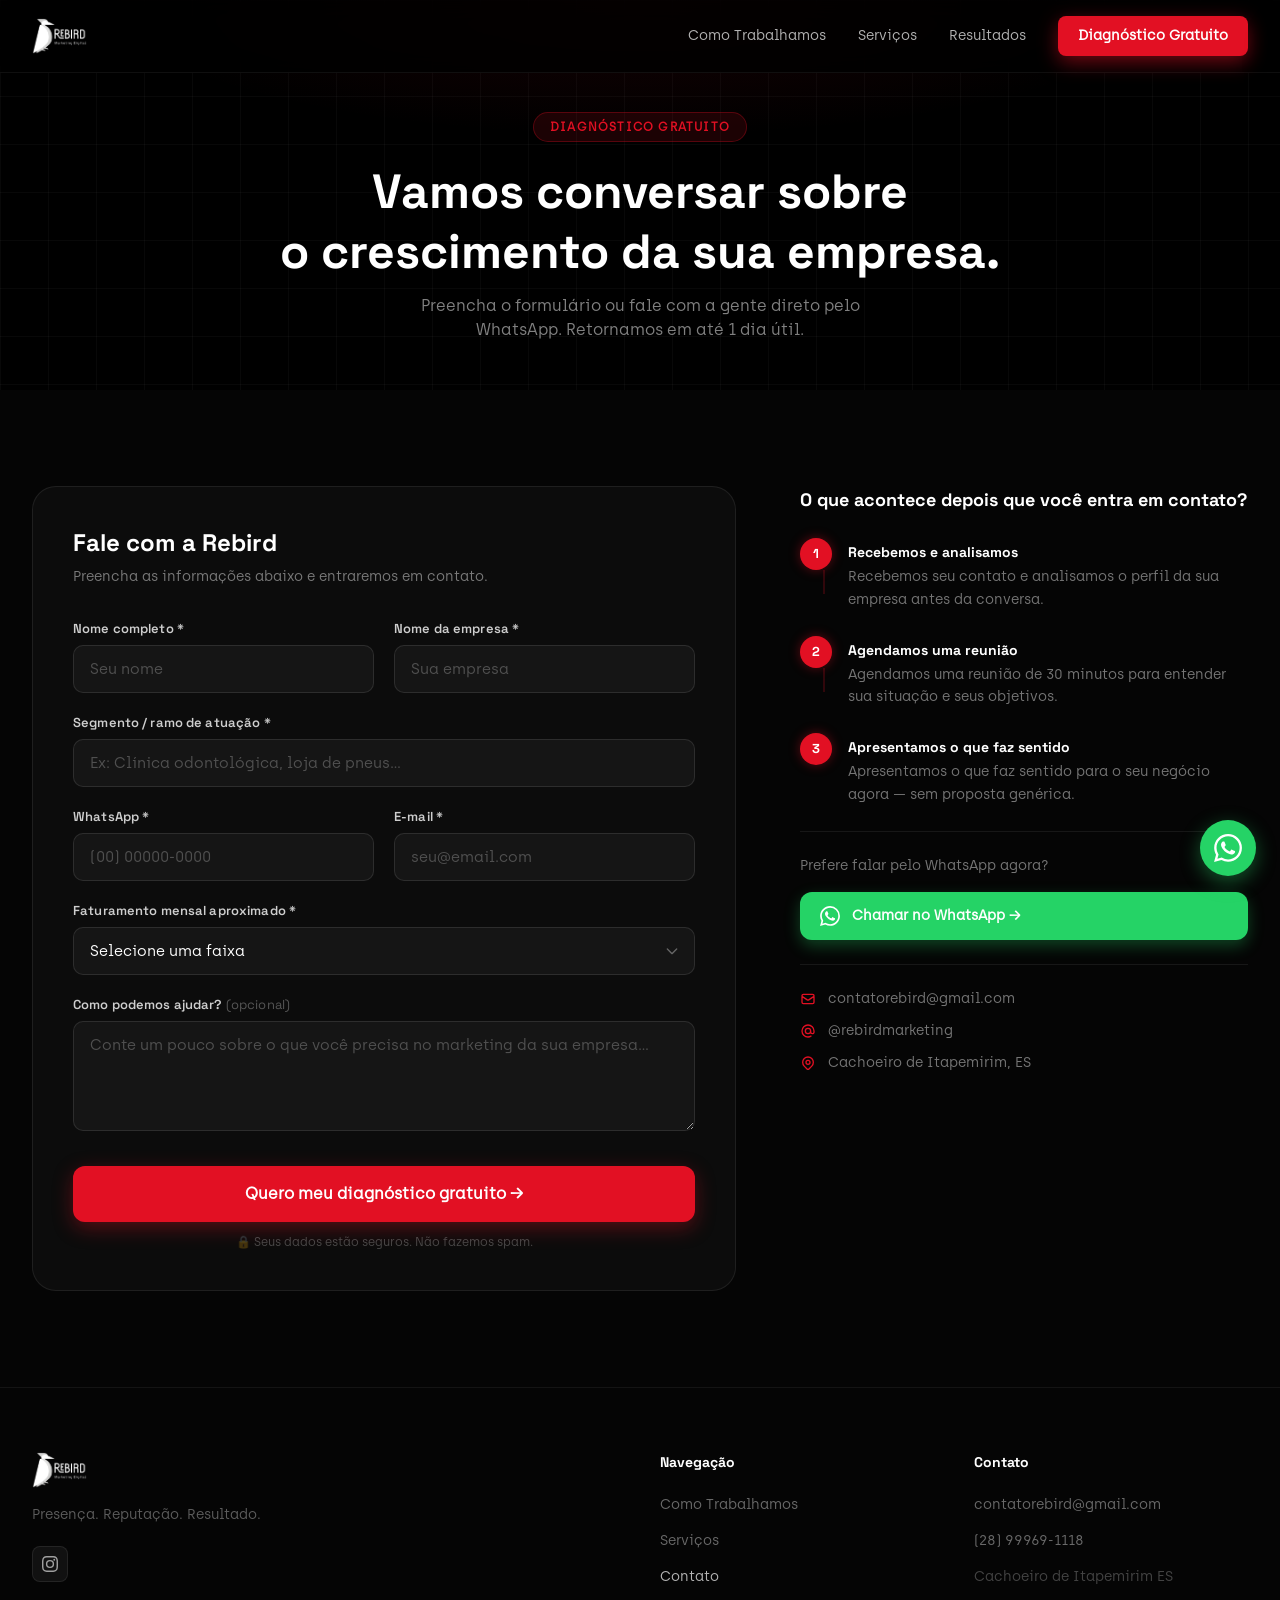
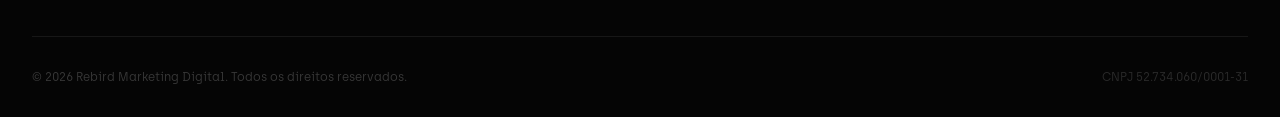
<file: contato.html>
<!DOCTYPE html>
<html lang="pt-BR">
<head>
  <meta charset="UTF-8">
  <meta name="google-site-verification" content="AwboLZYkiNeu1MAyQKqrGH6n5QndQtJoimnRwkE85tY" />
  <meta name="viewport" content="width=device-width, initial-scale=1.0">
  <title>Diagnóstico Gratuito | Rebird — Marketing em Cachoeiro de Itapemirim</title>
  <meta name="description" content="Agende uma conversa gratuita com a Rebird, agência de marketing digital em Cachoeiro de Itapemirim, e entenda o que o seu marketing precisa agora.">

  <!-- SEO / Indexação (Kit SEO Rebird) — trocar rebird.com.br pelo domínio real -->
  <meta name="robots" content="index, follow">
  <link rel="canonical" href="https://rebird.com.br/contato.html">
  <link rel="icon" type="image/png" sizes="96x96" href="favicon-96.png">
  <link rel="icon" type="image/png" sizes="512x512" href="favicon.png">
  <link rel="apple-touch-icon" href="apple-touch-icon.png">
  <meta property="og:type" content="website">
  <meta property="og:locale" content="pt_BR">
  <meta property="og:site_name" content="Rebird Marketing Digital">
  <meta property="og:title" content="Diagnóstico Gratuito | Rebird — Marketing em Cachoeiro de Itapemirim">
  <meta property="og:description" content="Agende uma conversa gratuita com a Rebird, agência de marketing digital em Cachoeiro de Itapemirim, e entenda o que o seu marketing precisa agora.">
  <meta property="og:url" content="https://rebird.com.br/contato.html">
  <meta property="og:image" content="https://rebird.com.br/og-image.png">
  <meta name="twitter:card" content="summary_large_image">
  <meta name="twitter:title" content="Diagnóstico Gratuito | Rebird — Marketing em Cachoeiro de Itapemirim">
  <meta name="twitter:description" content="Agende uma conversa gratuita com a Rebird, agência de marketing digital em Cachoeiro de Itapemirim, e entenda o que o seu marketing precisa agora.">
  <meta name="twitter:image" content="https://rebird.com.br/og-image.png">

  <link rel="stylesheet" href="tailwind.css">

  <!-- Google Analytics 4 -->
  <script async src="https://www.googletagmanager.com/gtag/js?id=G-8B6RSETTDL"></script>
  <script>
    window.dataLayer = window.dataLayer || [];
    function gtag(){dataLayer.push(arguments);}
    gtag('js', new Date());
    gtag('config', 'G-8B6RSETTDL');
  </script>

  <style>
    @font-face { font-family: 'Bebas Neue'; src: url('fonts/BebasNeue-Regular.woff2') format('woff2'); font-weight: 400; font-style: normal; font-display: swap; }
    @font-face { font-family: 'Space Grotesk'; src: url('fonts/SpaceGrotesk.woff2') format('woff2'); font-weight: 300 700; font-style: normal; font-display: swap; }
    @font-face { font-family: 'Archia'; src: url('fonts/Archia-Regular.woff2') format('woff2'); font-weight: 400; font-style: normal; font-display: swap; }

    *, *::before, *::after { box-sizing: border-box; }
    html { scroll-behavior: smooth; }
    body { font-family: 'Archia', 'Inter', sans-serif; background: #000; color: #fff; overflow-x: hidden; }
    h1, h2, h3, h4, h5 { font-family: 'Space Grotesk', 'Sora', sans-serif; }

    .fade-up { opacity: 0; transform: translateY(28px); transition: opacity 0.65s cubic-bezier(0.16,1,0.3,1), transform 0.65s cubic-bezier(0.16,1,0.3,1); }
    .fade-up.visible { opacity: 1; transform: translateY(0); }
    .delay-1 { transition-delay: 0.10s; }
    .delay-2 { transition-delay: 0.20s; }
    .delay-3 { transition-delay: 0.30s; }

    #navbar { transition: background 0.3s, box-shadow 0.3s; }
    #navbar.scrolled { background: rgba(0,0,0,0.97) !important; backdrop-filter: blur(14px); box-shadow: 0 1px 12px rgba(0,0,0,0.40); border-bottom: 1px solid rgba(255,255,255,0.06); }

    #mobile-menu { transform: translateX(100%); transition: transform 0.3s ease; }
    #mobile-menu.open { transform: translateX(0); }

    .glow-btn { background: #e21023; color: #fff; transition: background 0.2s, transform 0.2s, box-shadow 0.2s; box-shadow: 0 6px 20px rgba(226,16,35,0.35); }
    .glow-btn:hover { background: #e8394a; transform: translateY(-2px); box-shadow: 0 10px 28px rgba(226,16,35,0.50); }

    .tag-red { background: rgba(226,16,35,0.12); color: #e21023; border: 1px solid rgba(226,16,35,0.30); }

    /* Form dark */
    .form-label { display: block; font-size: 0.8125rem; font-weight: 600; color: rgba(255,255,255,0.80); margin-bottom: 6px; font-family: 'Space Grotesk', 'Sora', sans-serif; letter-spacing: 0.01em; }
    .form-input {
      width: 100%; padding: 12px 16px;
      border: 1.5px solid rgba(255,255,255,0.10);
      border-radius: 10px;
      font-size: 0.9375rem; color: #fff;
      background: rgba(255,255,255,0.04);
      font-family: 'Archia', 'Inter', sans-serif;
      transition: border-color 0.2s, box-shadow 0.2s; outline: none;
    }
    .form-input:focus { border-color: #e21023; box-shadow: 0 0 0 3px rgba(226,16,35,0.12); }
    .form-input::placeholder { color: rgba(255,255,255,0.25); }
    select.form-input { cursor: pointer; appearance: none; background-image: url("data:image/svg+xml,%3Csvg xmlns='http://www.w3.org/2000/svg' fill='none' viewBox='0 0 24 24' stroke='rgba(255,255,255,0.35)'%3E%3Cpath stroke-linecap='round' stroke-linejoin='round' stroke-width='2' d='M19 9l-7 7-7-7'/%3E%3C/svg%3E"); background-repeat: no-repeat; background-position: right 14px center; background-size: 16px; padding-right: 42px; }
    select.form-input option { background: #111; color: #fff; }
    textarea.form-input { resize: vertical; min-height: 110px; }

    /* Step dots */
    .step-dot { width: 32px; height: 32px; border-radius: 50%; background: #e21023; color: #fff; display: flex; align-items: center; justify-content: center; font-family: 'Space Grotesk', 'Sora', sans-serif; font-weight: 700; font-size: 0.8125rem; flex-shrink: 0; box-shadow: 0 0 12px rgba(226,16,35,0.40); }
    .step-line { width: 2px; background: rgba(226,16,35,0.2); flex: 1; min-height: 24px; margin-left: 15px; }

    #form-success { display: none; }
    #form-success.visible { display: block; }

    .grid-bg { background-image: linear-gradient(rgba(255,255,255,0.03) 1px, transparent 1px), linear-gradient(90deg, rgba(255,255,255,0.03) 1px, transparent 1px); background-size: 48px 48px; }

    ::-webkit-scrollbar { width: 5px; }
    ::-webkit-scrollbar-thumb { background: #e21023; border-radius: 3px; }
    #whatsapp-btn { transition: transform 0.2s; }
    #whatsapp-btn:hover { transform: scale(1.08); }

    .nav-logo-img { height: 36px; width: auto; }
  </style>
</head>
<body>

  <!-- NAVBAR -->
  <nav id="navbar" class="fixed top-0 left-0 right-0 z-50" style="background:rgba(0,0,0,0.80); backdrop-filter:blur(12px); border-bottom:1px solid rgba(255,255,255,0.06);">
    <div class="max-w-7xl mx-auto px-5 lg:px-8">
      <div class="flex items-center justify-between" style="height:72px">
        <a href="index.html" class="flex items-center">
          <img src="logos/rebird-logo.png" alt="Rebird Marketing Digital" class="nav-logo-img">
        </a>
        <div class="hidden lg:flex items-center gap-8">
          <a href="como-trabalhamos.html" class="text-white/70 hover:text-white text-sm font-medium transition-colors">Como Trabalhamos</a>
          <a href="servicos.html" class="text-white/70 hover:text-white text-sm font-medium transition-colors">Serviços</a>
          <a href="index.html#resultados" class="text-white/70 hover:text-white text-sm font-medium transition-colors">Resultados</a>
          <a href="contato.html" class="glow-btn px-5 py-2.5 rounded-lg text-sm font-semibold" style="box-shadow:0 6px 20px rgba(226,16,35,0.50)">Diagnóstico Gratuito</a>
        </div>
        <button id="menu-btn" class="lg:hidden flex flex-col gap-1.5 p-2"><span class="block w-6 h-0.5 bg-white"></span><span class="block w-6 h-0.5 bg-white"></span><span class="block w-5 h-0.5 bg-white"></span></button>
      </div>
    </div>
    <div id="mobile-menu" class="fixed top-0 right-0 bottom-0 w-72 z-50 shadow-2xl flex flex-col p-8" style="background:#0a0a0a; border-left:1px solid rgba(255,255,255,0.07);">
      <div class="flex justify-between items-center mb-10">
        <img src="logos/rebird-logo.png" alt="Rebird" style="height:30px; width:auto;">
        <button id="close-menu" class="text-white/60 hover:text-white"><svg class="w-6 h-6" fill="none" stroke="currentColor" viewBox="0 0 24 24"><path stroke-linecap="round" stroke-linejoin="round" stroke-width="2" d="M6 18L18 6M6 6l12 12"/></svg></button>
      </div>
      <nav class="flex flex-col gap-6">
        <a href="como-trabalhamos.html" class="text-white/70 font-medium text-lg hover:text-white transition-colors">Como Trabalhamos</a>
        <a href="servicos.html" class="text-white/70 font-medium text-lg hover:text-white transition-colors">Serviços</a>
        <a href="index.html#resultados" class="text-white/70 font-medium text-lg hover:text-white transition-colors">Resultados</a>
      </nav>
      <div class="mt-auto"><a href="contato.html" class="glow-btn block text-center px-6 py-3.5 rounded-xl font-bold text-base">Diagnóstico Gratuito</a></div>
    </div>
    <div id="menu-overlay" class="hidden fixed inset-0 bg-black/50 z-40"></div>
  </nav>

  <!-- PAGE HERO -->
  <section class="pt-28 pb-12 relative" style="background:#000;">
    <div class="absolute inset-0 grid-bg pointer-events-none"></div>
    <div class="absolute inset-0 pointer-events-none" style="background: radial-gradient(ellipse 60% 50% at 50% 0%, rgba(226,16,35,0.10) 0%, transparent 70%);"></div>
    <div class="relative max-w-7xl mx-auto px-5 lg:px-8 text-center">
      <div class="fade-up inline-flex items-center gap-2 tag-red px-4 py-1.5 rounded-full text-xs font-semibold tracking-widest uppercase mb-5">
        Diagnóstico gratuito
      </div>
      <h1 class="fade-up delay-1 font-black text-white leading-tight mb-3" style="font-size:clamp(2rem, 4.5vw, 3rem)">
        Vamos conversar sobre<br>o crescimento da sua empresa.
      </h1>
      <p class="fade-up delay-2 text-white/50 text-base max-w-lg mx-auto">
        Preencha o formulário ou fale com a gente direto pelo WhatsApp. Retornamos em até 1 dia útil.
      </p>
    </div>
  </section>

  <main>
    <section class="py-16 lg:py-24" style="background:#050505;">
      <div class="max-w-7xl mx-auto px-5 lg:px-8">
        <div class="grid grid-cols-1 lg:grid-cols-5 gap-12 lg:gap-16">

          <!-- FORMULÁRIO -->
          <div class="lg:col-span-3">
            <div class="fade-up rounded-3xl p-8 lg:p-10" style="background:rgba(255,255,255,0.03); border:1px solid rgba(255,255,255,0.08);">

              <div class="mb-8">
                <h2 class="font-black text-white text-2xl mb-2">Fale com a Rebird</h2>
                <p class="text-white/45 text-sm">Preencha as informações abaixo e entraremos em contato.</p>
              </div>

              <form id="contact-form" novalidate>
                <!-- Web3Forms: substitua YOUR_ACCESS_KEY pela chave obtida em web3forms.com -->
                <input type="hidden" name="access_key" value="2257db10-f499-4d98-9635-4b8950980d0e">
                <input type="hidden" name="subject" value="Novo diagnóstico gratuito — Rebird">
                <input type="hidden" name="from_name" value="Site Rebird">
                <input type="checkbox" name="botcheck" style="display:none;">
                <div class="grid grid-cols-1 sm:grid-cols-2 gap-5 mb-5">
                  <div>
                    <label class="form-label" for="nome">Nome completo *</label>
                    <input type="text" id="nome" name="nome" class="form-input" placeholder="Seu nome" required>
                  </div>
                  <div>
                    <label class="form-label" for="empresa">Nome da empresa *</label>
                    <input type="text" id="empresa" name="empresa" class="form-input" placeholder="Sua empresa" required>
                  </div>
                </div>

                <div class="mb-5">
                  <label class="form-label" for="segmento">Segmento / ramo de atuação *</label>
                  <input type="text" id="segmento" name="segmento" class="form-input" placeholder="Ex: Clínica odontológica, loja de pneus..." required>
                </div>

                <div class="grid grid-cols-1 sm:grid-cols-2 gap-5 mb-5">
                  <div>
                    <label class="form-label" for="whatsapp-field">WhatsApp *</label>
                    <input type="tel" id="whatsapp-field" name="whatsapp" class="form-input" placeholder="(00) 00000-0000" required>
                  </div>
                  <div>
                    <label class="form-label" for="email">E-mail *</label>
                    <input type="email" id="email" name="email" class="form-input" placeholder="seu@email.com" required>
                  </div>
                </div>

                <div class="mb-5">
                  <label class="form-label" for="faturamento">Faturamento mensal aproximado *</label>
                  <select id="faturamento" name="faturamento" class="form-input" required>
                    <option value="" disabled selected>Selecione uma faixa</option>
                    <option value="ate-50k">Até R$ 50 mil</option>
                    <option value="50k-150k">De R$ 50 mil a R$ 150 mil</option>
                    <option value="150k-500k">De R$ 150 mil a R$ 500 mil</option>
                    <option value="acima-500k">Acima de R$ 500 mil</option>
                  </select>
                </div>

                <div class="mb-7">
                  <label class="form-label" for="mensagem">Como podemos ajudar? <span class="font-normal text-white/30">(opcional)</span></label>
                  <textarea id="mensagem" name="mensagem" class="form-input" placeholder="Conte um pouco sobre o que você precisa no marketing da sua empresa..."></textarea>
                </div>

                <button type="submit" class="glow-btn w-full py-4 rounded-xl font-black text-base">
                  Quero meu diagnóstico gratuito →
                </button>
                <p class="text-center text-white/25 text-xs mt-3">
                  🔒 Seus dados estão seguros. Não fazemos spam.
                </p>
              </form>

              <!-- Success state -->
              <div id="form-success" class="text-center py-12">
                <div class="w-16 h-16 rounded-full flex items-center justify-center mx-auto mb-5" style="background:rgba(34,197,94,0.15); border:1px solid rgba(34,197,94,0.30);">
                  <svg class="w-8 h-8" fill="none" stroke="#22c55e" viewBox="0 0 24 24"><path stroke-linecap="round" stroke-linejoin="round" stroke-width="2" d="M5 13l4 4L19 7"/></svg>
                </div>
                <h3 class="font-black text-white text-xl mb-3">Mensagem enviada!</h3>
                <p class="text-white/50 text-sm leading-relaxed max-w-xs mx-auto">Recebemos seu contato e retornaremos em até 1 dia útil. Fique atento ao seu WhatsApp e e-mail.</p>
                <a href="index.html" class="inline-block mt-6 text-sm font-semibold transition-colors" style="color:#e21023;">← Voltar para o início</a>
              </div>
            </div>
          </div>

          <!-- SIDEBAR -->
          <div class="lg:col-span-2 space-y-6">

            <!-- O que acontece depois -->
            <div class="fade-up delay-1">
              <h3 class="font-black text-white text-lg mb-6">O que acontece depois que você entra em contato?</h3>

              <div class="flex gap-4 items-start mb-0">
                <div class="flex flex-col items-center">
                  <div class="step-dot">1</div>
                  <div class="step-line"></div>
                </div>
                <div class="pb-6 pt-1">
                  <h4 class="font-black text-white text-sm mb-1">Recebemos e analisamos</h4>
                  <p class="text-white/45 text-sm leading-relaxed">Recebemos seu contato e analisamos o perfil da sua empresa antes da conversa.</p>
                </div>
              </div>

              <div class="flex gap-4 items-start mb-0">
                <div class="flex flex-col items-center">
                  <div class="step-dot">2</div>
                  <div class="step-line"></div>
                </div>
                <div class="pb-6 pt-1">
                  <h4 class="font-black text-white text-sm mb-1">Agendamos uma reunião</h4>
                  <p class="text-white/45 text-sm leading-relaxed">Agendamos uma reunião de 30 minutos para entender sua situação e seus objetivos.</p>
                </div>
              </div>

              <div class="flex gap-4 items-start">
                <div class="flex flex-col items-center">
                  <div class="step-dot">3</div>
                </div>
                <div class="pt-1">
                  <h4 class="font-black text-white text-sm mb-1">Apresentamos o que faz sentido</h4>
                  <p class="text-white/45 text-sm leading-relaxed">Apresentamos o que faz sentido para o seu negócio agora — sem proposta genérica.</p>
                </div>
              </div>
            </div>

            <!-- WhatsApp direto -->
            <div class="fade-up delay-2 pt-6" style="border-top:1px solid rgba(255,255,255,0.07);">
              <p class="text-white/45 text-sm mb-4">Prefere falar pelo WhatsApp agora?</p>
              <a href="https://wa.me/5528999691118?text=Olá! Vim pelo site da Rebird e quero conhecer o diagnóstico gratuito." target="_blank" rel="noopener"
                class="flex items-center gap-3 w-full py-3.5 px-5 rounded-xl font-black text-sm text-white transition-all hover:-translate-y-0.5"
                style="background:#25D366; box-shadow: 0 6px 16px rgba(37,211,102,0.30)">
                <svg class="w-5 h-5 flex-shrink-0" fill="currentColor" viewBox="0 0 24 24"><path d="M17.472 14.382c-.297-.149-1.758-.867-2.03-.967-.273-.099-.471-.148-.67.15-.197.297-.767.966-.94 1.164-.173.199-.347.223-.644.075-.297-.15-1.255-.463-2.39-1.475-.883-.788-1.48-1.761-1.653-2.059-.173-.297-.018-.458.13-.606.134-.133.298-.347.446-.52.149-.174.198-.298.298-.497.099-.198.05-.371-.025-.52-.075-.149-.669-1.612-.916-2.207-.242-.579-.487-.5-.669-.51-.173-.008-.371-.01-.57-.01-.198 0-.52.074-.792.372-.272.297-1.04 1.016-1.04 2.479 0 1.462 1.065 2.875 1.213 3.074.149.198 2.096 3.2 5.077 4.487.709.306 1.262.489 1.694.625.712.227 1.36.195 1.871.118.571-.085 1.758-.719 2.006-1.413.248-.694.248-1.289.173-1.413-.074-.124-.272-.198-.57-.347m-5.421 7.403h-.004a9.87 9.87 0 01-5.031-1.378l-.361-.214-3.741.982.998-3.648-.235-.374a9.86 9.86 0 01-1.51-5.26c.001-5.45 4.436-9.884 9.888-9.884 2.64 0 5.122 1.03 6.988 2.898a9.825 9.825 0 012.893 6.994c-.003 5.45-4.437 9.884-9.885 9.884m8.413-18.297A11.815 11.815 0 0012.05 0C5.495 0 .16 5.335.157 11.892c0 2.096.547 4.142 1.588 5.945L.057 24l6.305-1.654a11.882 11.882 0 005.683 1.448h.005c6.554 0 11.89-5.335 11.893-11.893a11.821 11.821 0 00-3.48-8.413z"/></svg>
                Chamar no WhatsApp →
              </a>
            </div>

            <!-- Contato direto -->
            <div class="fade-up delay-3 pt-6 space-y-3" style="border-top:1px solid rgba(255,255,255,0.07);">
              <div class="flex items-center gap-3 text-sm text-white/45">
                <svg class="w-4 h-4 flex-shrink-0" fill="none" stroke="#e21023" viewBox="0 0 24 24"><path stroke-linecap="round" stroke-linejoin="round" stroke-width="2" d="M3 8l7.89 5.26a2 2 0 002.22 0L21 8M5 19h14a2 2 0 002-2V7a2 2 0 00-2-2H5a2 2 0 00-2 2v10a2 2 0 002 2z"/></svg>
                <a href="mailto:contatorebird@gmail.com" class="hover:text-white transition-colors">contatorebird@gmail.com</a>
              </div>
              <div class="flex items-center gap-3 text-sm text-white/45">
                <svg class="w-4 h-4 flex-shrink-0" fill="none" stroke="#e21023" viewBox="0 0 24 24"><path stroke-linecap="round" stroke-linejoin="round" stroke-width="2" d="M16 12a4 4 0 10-8 0 4 4 0 008 0zm0 0v1.5a2.5 2.5 0 005 0V12a9 9 0 10-9 9m4.5-1.206a8.959 8.959 0 01-4.5 1.207"/></svg>
                <a href="https://www.instagram.com/rebirdmarketing/" target="_blank" rel="noopener" class="hover:text-white transition-colors">@rebirdmarketing</a>
              </div>
              <div class="flex items-center gap-3 text-sm text-white/45">
                <svg class="w-4 h-4 flex-shrink-0" fill="none" stroke="#e21023" viewBox="0 0 24 24"><path stroke-linecap="round" stroke-linejoin="round" stroke-width="2" d="M17.657 16.657L13.414 20.9a1.998 1.998 0 01-2.827 0l-4.244-4.243a8 8 0 1111.314 0z"/><path stroke-linecap="round" stroke-linejoin="round" stroke-width="2" d="M15 11a3 3 0 11-6 0 3 3 0 016 0z"/></svg>
                <span>Cachoeiro de Itapemirim, ES</span>
              </div>
            </div>
          </div>
        </div>
      </div>
    </section>
  </main>

  <!-- FOOTER -->
  <footer class="pt-16 pb-8" style="background:#050505; border-top:1px solid rgba(255,255,255,0.06);">
    <div class="max-w-7xl mx-auto px-5 lg:px-8">
      <div class="grid grid-cols-1 md:grid-cols-2 lg:grid-cols-4 gap-10 pb-12" style="border-bottom:1px solid rgba(255,255,255,0.07);">
        <div class="lg:col-span-2">
          <div class="mb-4">
            <img src="logos/rebird-logo.png" alt="Rebird Marketing Digital" style="height:36px; width:auto;">
          </div>
          <p class="text-white/35 text-sm leading-relaxed max-w-xs mb-5">Presença. Reputação. Resultado.</p>
          <div class="flex gap-3">
            <a href="https://www.instagram.com/rebirdmarketing/" target="_blank" rel="noopener" class="w-9 h-9 rounded-lg flex items-center justify-center transition-colors" style="background:rgba(255,255,255,0.05); border:1px solid rgba(255,255,255,0.08);" onmouseover="this.style.background='rgba(226,16,35,0.15)'" onmouseout="this.style.background='rgba(255,255,255,0.05)'">
              <svg class="w-4 h-4 text-white/60" fill="currentColor" viewBox="0 0 24 24"><path d="M12 2.163c3.204 0 3.584.012 4.85.07 3.252.148 4.771 1.691 4.919 4.919.058 1.265.069 1.645.069 4.849 0 3.205-.012 3.584-.069 4.849-.149 3.225-1.664 4.771-4.919 4.919-1.266.058-1.644.07-4.85.07-3.204 0-3.584-.012-4.849-.07-3.26-.149-4.771-1.699-4.919-4.92-.058-1.265-.07-1.644-.07-4.849 0-3.204.013-3.583.07-4.849.149-3.227 1.664-4.771 4.919-4.919 1.266-.057 1.645-.069 4.849-.069zM12 0C8.741 0 8.333.014 7.053.072 2.695.272.273 2.69.073 7.052.014 8.333 0 8.741 0 12c0 3.259.014 3.668.072 4.948.2 4.358 2.618 6.78 6.98 6.98C8.333 23.986 8.741 24 12 24c3.259 0 3.668-.014 4.948-.072 4.354-.2 6.782-2.618 6.979-6.98.059-1.28.073-1.689.073-4.948 0-3.259-.014-3.667-.072-4.947-.196-4.354-2.617-6.78-6.979-6.98C15.668.014 15.259 0 12 0zm0 5.838a6.162 6.162 0 100 12.324 6.162 6.162 0 000-12.324zM12 16a4 4 0 110-8 4 4 0 010 8zm6.406-11.845a1.44 1.44 0 100 2.881 1.44 1.44 0 000-2.881z"/></svg>
            </a>
          </div>
        </div>
        <div>
          <h4 class="font-bold text-white text-sm mb-5">Navegação</h4>
          <ul class="space-y-3">
            <li><a href="como-trabalhamos.html" class="text-white/40 hover:text-white text-sm transition-colors">Como Trabalhamos</a></li>
            <li><a href="servicos.html" class="text-white/40 hover:text-white text-sm transition-colors">Serviços</a></li>
            <li><a href="contato.html" class="text-white/70 text-sm hover:text-white transition-colors">Contato</a></li>
          </ul>
        </div>
        <div>
          <h4 class="font-bold text-white text-sm mb-5">Contato</h4>
          <ul class="space-y-3">
            <li><a href="mailto:contatorebird@gmail.com" class="text-white/40 hover:text-white text-sm transition-colors">contatorebird@gmail.com</a></li>
            <li><a href="https://wa.me/5528999691118" class="text-white/40 hover:text-white text-sm transition-colors">(28) 99969-1118</a></li>
            <li><span class="text-white/25 text-sm">Cachoeiro de Itapemirim ES</span></li>
          </ul>
        </div>
      </div>
      <div class="pt-8 flex flex-col sm:flex-row items-start sm:items-center justify-between gap-2">
        <p class="text-white/20 text-xs">© 2026 Rebird Marketing Digital. Todos os direitos reservados.</p>
        <p class="text-white/15 text-xs">CNPJ 52.734.060/0001-31</p>
      </div>
    </div>
  </footer>

  <a id="whatsapp-btn" href="https://wa.me/5528999691118?text=Olá! Vim pelo site da Rebird e quero conhecer o diagnóstico gratuito." target="_blank" rel="noopener" class="fixed bottom-6 right-6 z-50 w-14 h-14 rounded-full flex items-center justify-center" style="background:#25D366; box-shadow: 0 6px 20px rgba(37,211,102,0.40)">
    <svg class="w-7 h-7 text-white" fill="currentColor" viewBox="0 0 24 24"><path d="M17.472 14.382c-.297-.149-1.758-.867-2.03-.967-.273-.099-.471-.148-.67.15-.197.297-.767.966-.94 1.164-.173.199-.347.223-.644.075-.297-.15-1.255-.463-2.39-1.475-.883-.788-1.48-1.761-1.653-2.059-.173-.297-.018-.458.13-.606.134-.133.298-.347.446-.52.149-.174.198-.298.298-.497.099-.198.05-.371-.025-.52-.075-.149-.669-1.612-.916-2.207-.242-.579-.487-.5-.669-.51-.173-.008-.371-.01-.57-.01-.198 0-.52.074-.792.372-.272.297-1.04 1.016-1.04 2.479 0 1.462 1.065 2.875 1.213 3.074.149.198 2.096 3.2 5.077 4.487.709.306 1.262.489 1.694.625.712.227 1.36.195 1.871.118.571-.085 1.758-.719 2.006-1.413.248-.694.248-1.289.173-1.413-.074-.124-.272-.198-.57-.347m-5.421 7.403h-.004a9.87 9.87 0 01-5.031-1.378l-.361-.214-3.741.982.998-3.648-.235-.374a9.86 9.86 0 01-1.51-5.26c.001-5.45 4.436-9.884 9.888-9.884 2.64 0 5.122 1.03 6.988 2.898a9.825 9.825 0 012.893 6.994c-.003 5.45-4.437 9.884-9.885 9.884m8.413-18.297A11.815 11.815 0 0012.05 0C5.495 0 .16 5.335.157 11.892c0 2.096.547 4.142 1.588 5.945L.057 24l6.305-1.654a11.882 11.882 0 005.683 1.448h.005c6.554 0 11.89-5.335 11.893-11.893a11.821 11.821 0 00-3.48-8.413z"/></svg>
  </a>

  <script>
    const navbar = document.getElementById('navbar');
    window.addEventListener('scroll', () => { navbar.classList.toggle('scrolled', window.scrollY > 60); });
    document.getElementById('menu-btn').addEventListener('click', () => { document.getElementById('mobile-menu').classList.add('open'); document.getElementById('menu-overlay').classList.remove('hidden'); });
    document.getElementById('close-menu').addEventListener('click', () => { document.getElementById('mobile-menu').classList.remove('open'); document.getElementById('menu-overlay').classList.add('hidden'); });
    document.getElementById('menu-overlay').addEventListener('click', () => { document.getElementById('mobile-menu').classList.remove('open'); document.getElementById('menu-overlay').classList.add('hidden'); });
    const observer = new IntersectionObserver((entries) => { entries.forEach(e => { if (e.isIntersecting) e.target.classList.add('visible'); }); }, { threshold: 0.12 });
    document.querySelectorAll('.fade-up').forEach(el => observer.observe(el));

    // WhatsApp mask
    const wpInput = document.getElementById('whatsapp-field');
    wpInput.addEventListener('input', function() {
      let v = this.value.replace(/\D/g, '').slice(0, 11);
      if (v.length > 6) v = `(${v.slice(0,2)}) ${v.slice(2,7)}-${v.slice(7)}`;
      else if (v.length > 2) v = `(${v.slice(0,2)}) ${v.slice(2)}`;
      else if (v.length > 0) v = `(${v}`;
      this.value = v;
    });

    // Form submit — Web3Forms
    document.getElementById('contact-form').addEventListener('submit', async function(e) {
      e.preventDefault();

      // Validação
      const required = this.querySelectorAll('[required]');
      let valid = true;
      required.forEach(field => {
        if (!field.value.trim()) {
          valid = false;
          field.style.borderColor = '#e21023';
          field.addEventListener('input', () => field.style.borderColor = '', { once: true });
        }
      });
      if (!valid) return;

      // Feedback visual: desabilita botão
      const btn = this.querySelector('button[type="submit"]');
      const originalText = btn.innerHTML;
      btn.disabled = true;
      btn.innerHTML = 'Enviando...';

      try {
        const formData = new FormData(this);
        const response = await fetch('https://api.web3forms.com/submit', {
          method: 'POST',
          body: formData
        });
        const data = await response.json();

        if (data.success) {
          this.style.display = 'none';
          document.getElementById('form-success').classList.add('visible');
        } else {
          throw new Error(data.message || 'Erro ao enviar');
        }
      } catch (err) {
        btn.disabled = false;
        btn.innerHTML = originalText;
        alert('Ocorreu um erro ao enviar. Tente novamente ou entre em contato pelo WhatsApp.');
      }
    });
  </script>
</body>
</html>
</file>
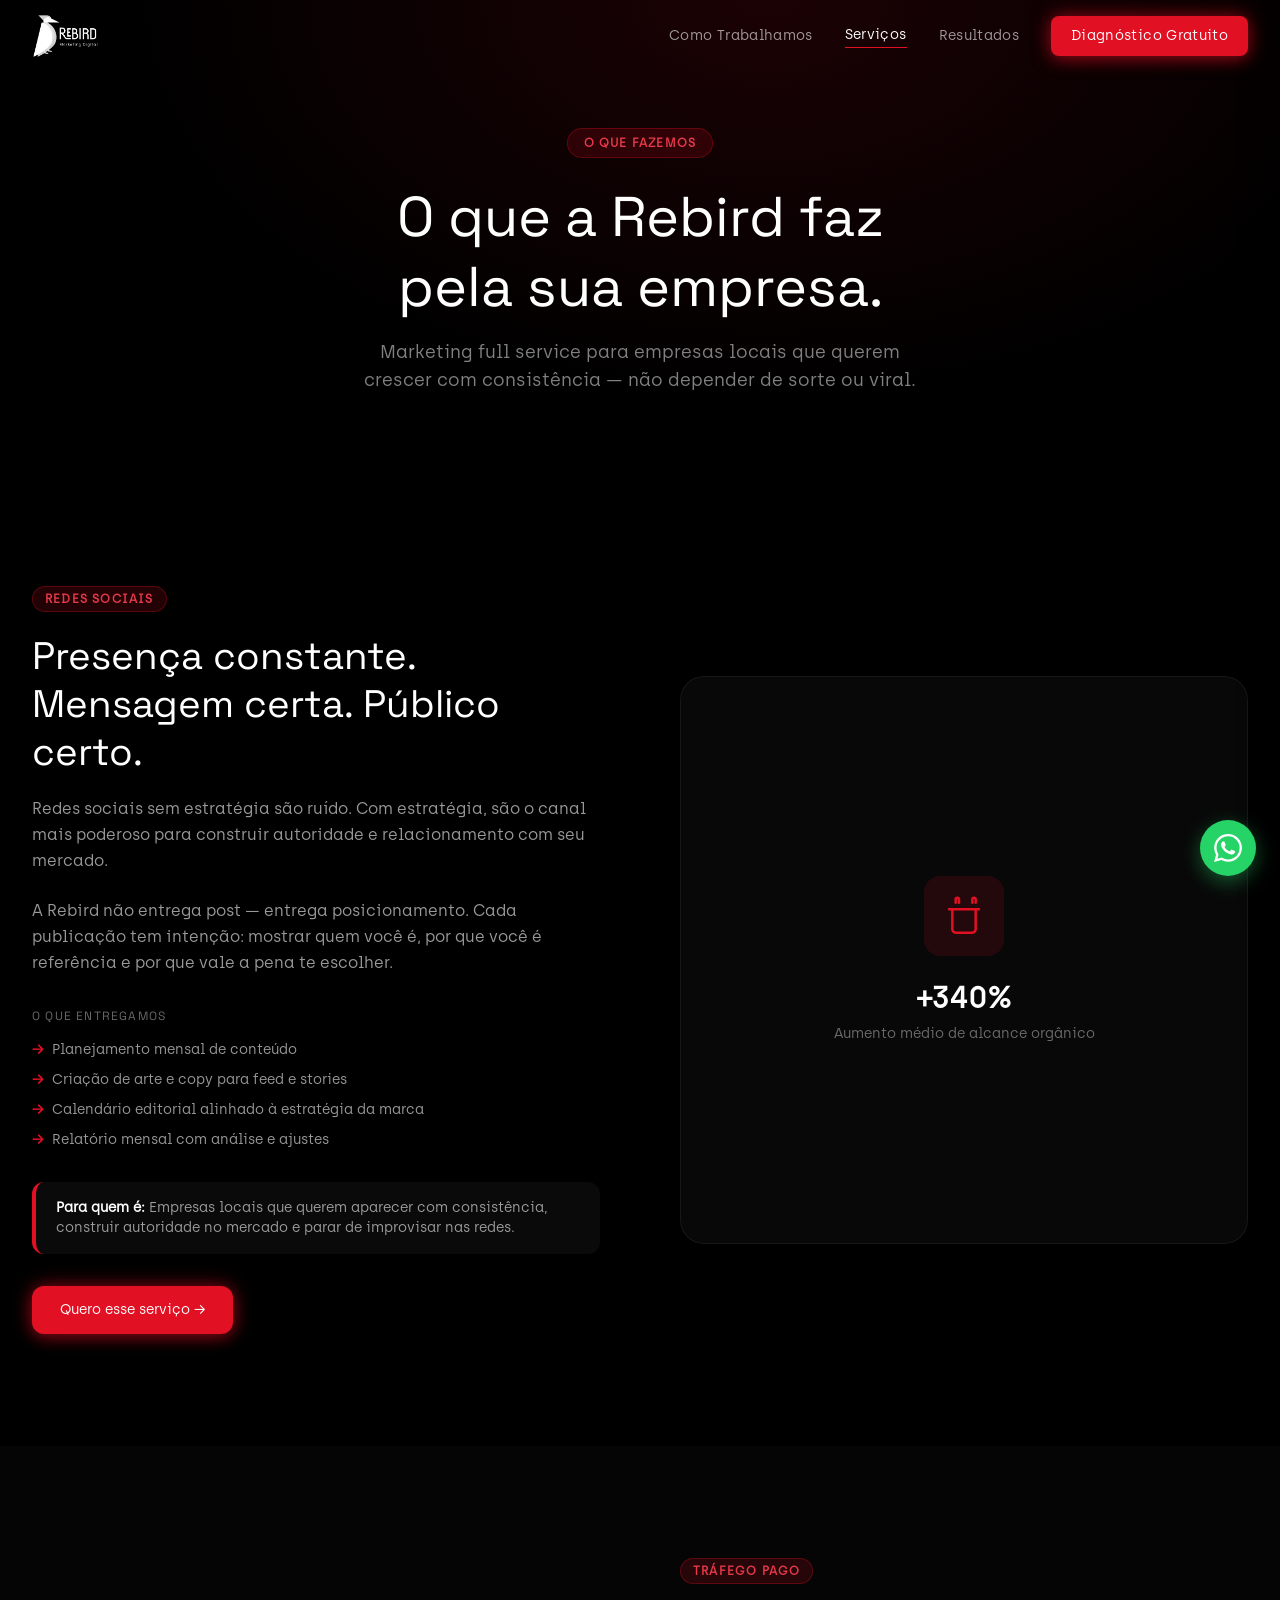
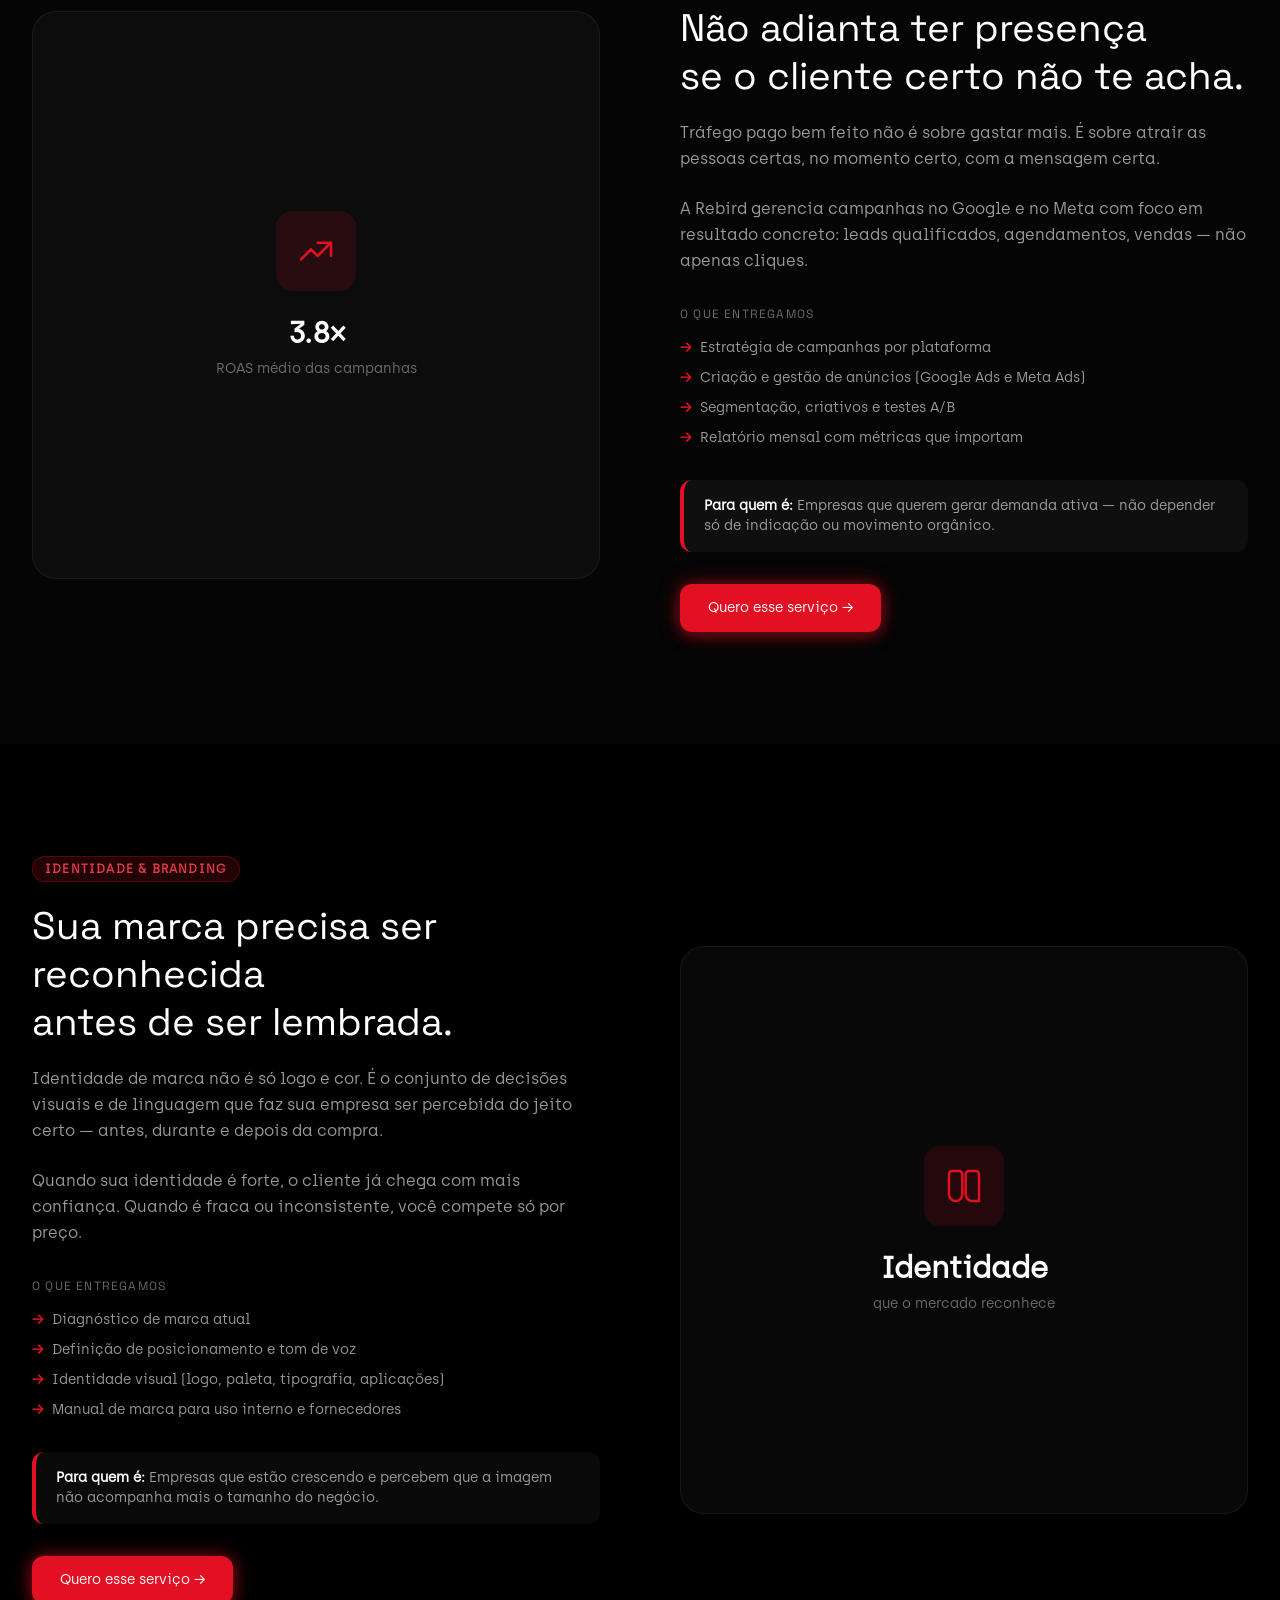
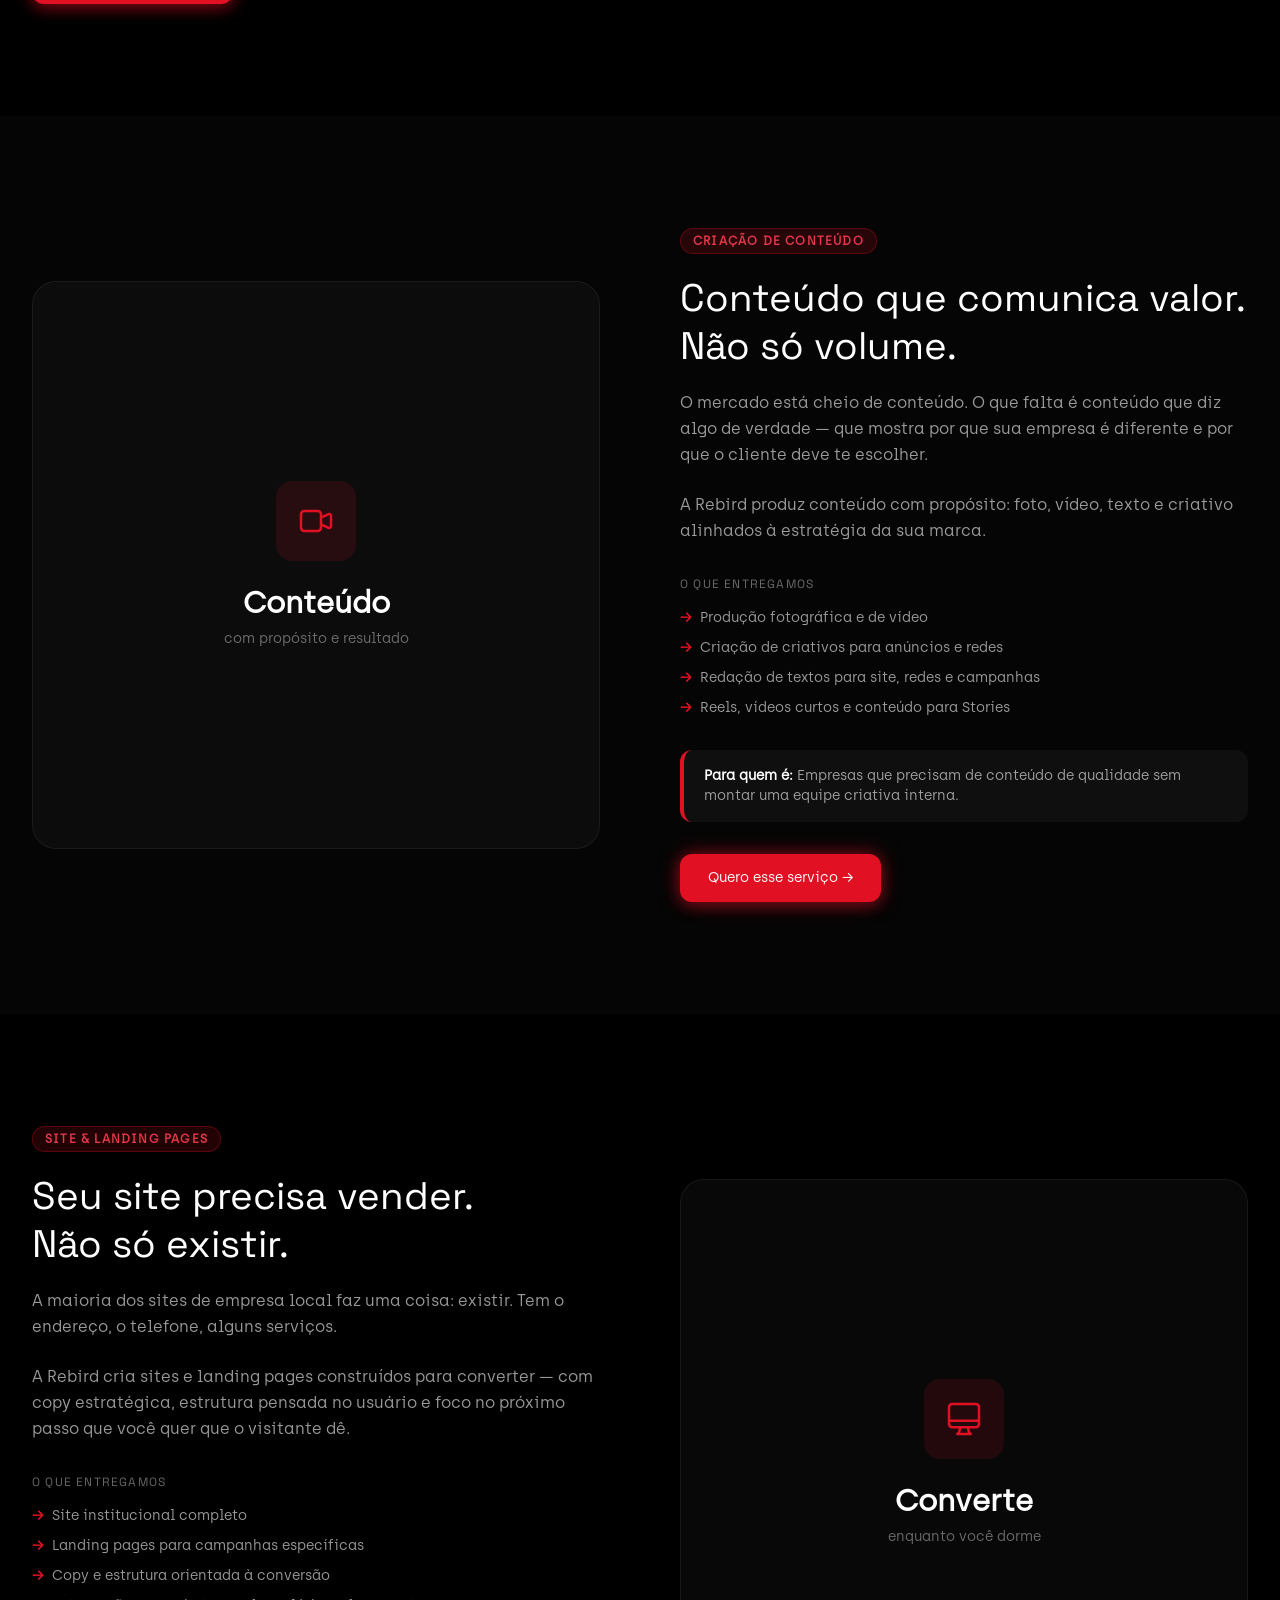
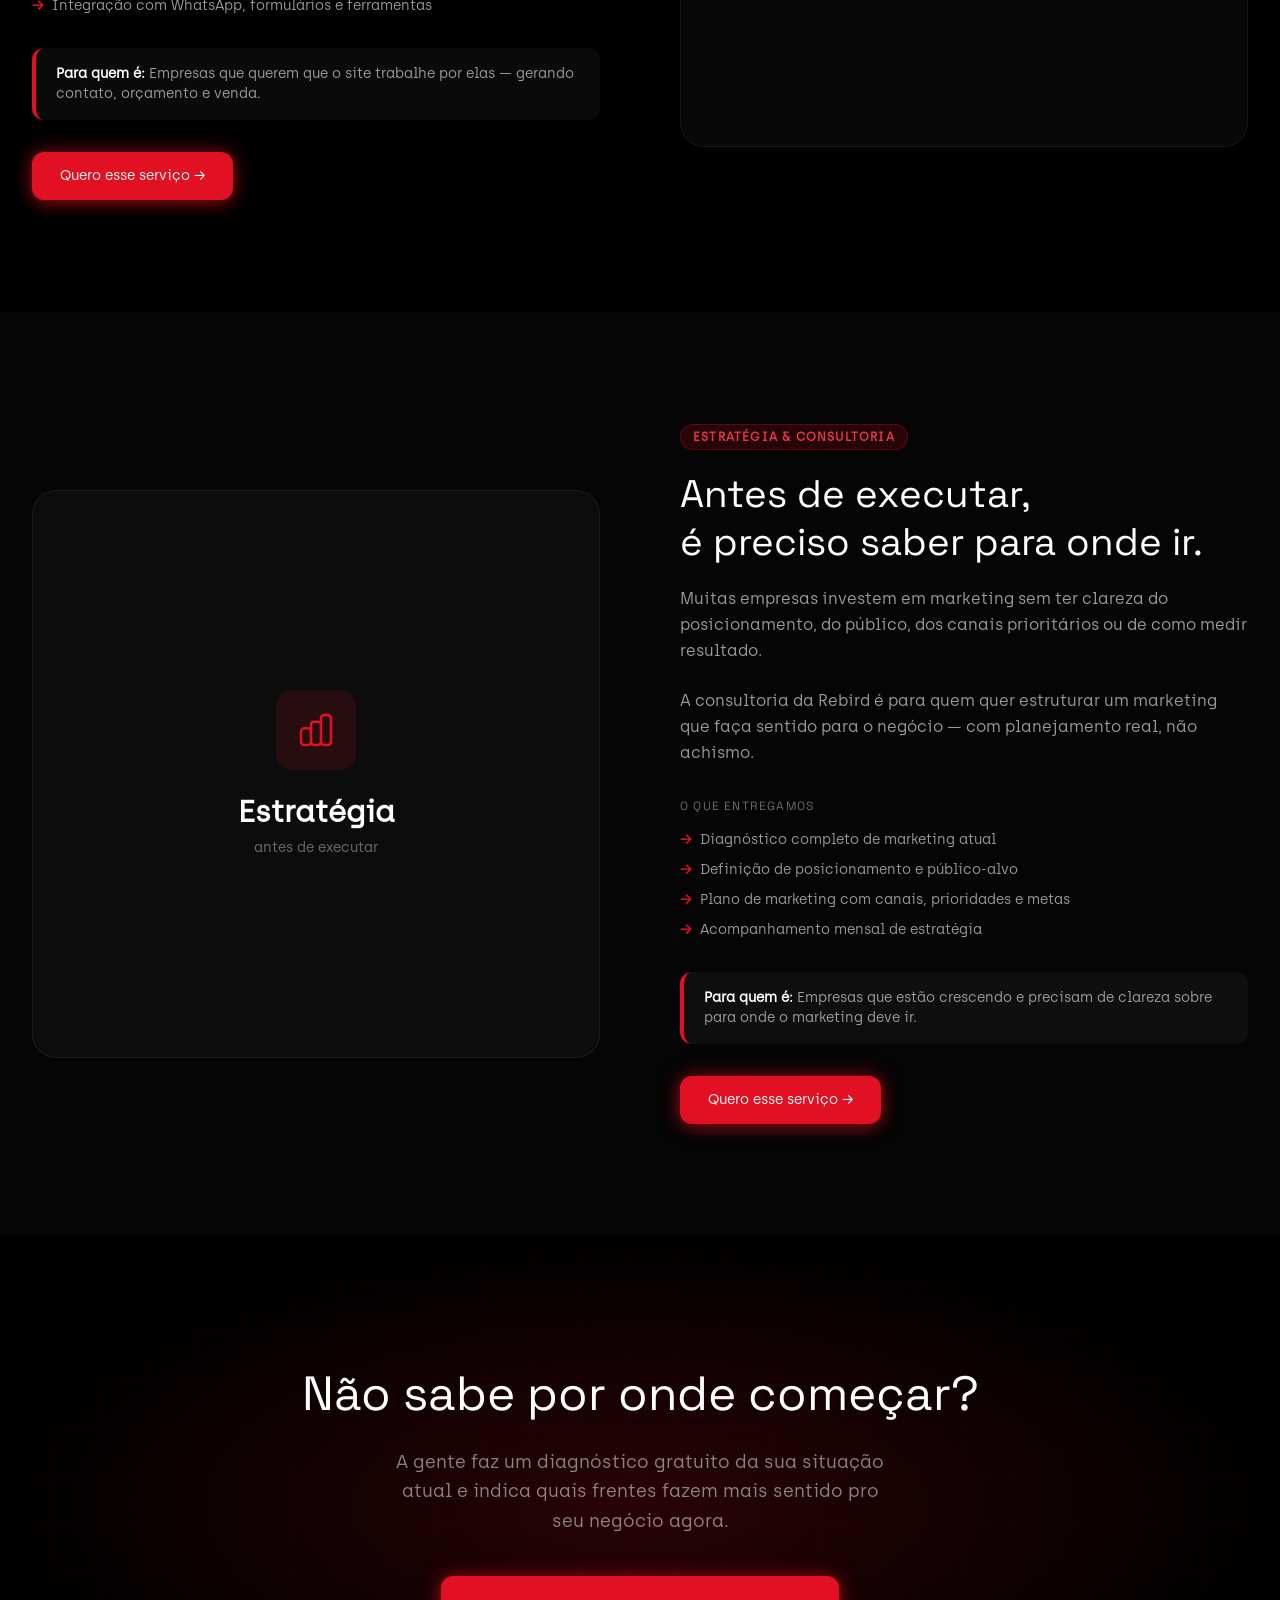
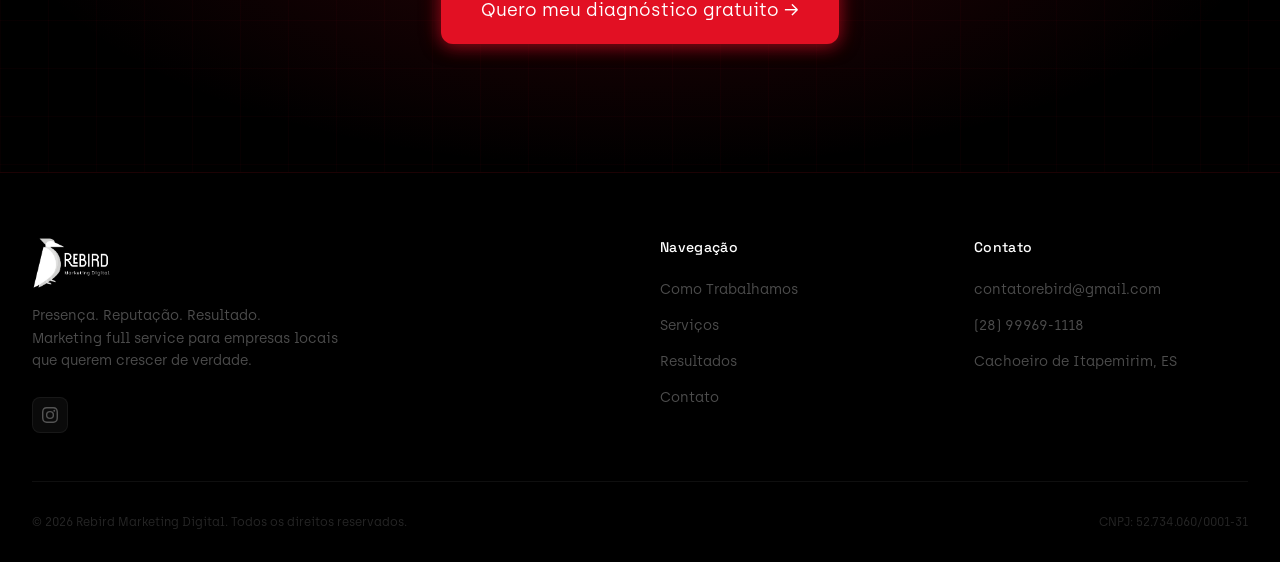
<file: servicos.html>
<!DOCTYPE html>
<html lang="pt-BR">
<head>
  <meta charset="UTF-8">
  <meta name="google-site-verification" content="AwboLZYkiNeu1MAyQKqrGH6n5QndQtJoimnRwkE85tY" />
  <meta name="viewport" content="width=device-width, initial-scale=1.0">
  <title>Serviços de Marketing Digital em Cachoeiro de Itapemirim | Rebird</title>
  <meta name="description" content="Gestão de redes sociais, tráfego pago, branding, criação de sites e consultoria em Cachoeiro de Itapemirim e Sul do ES. Atendemos todo o Brasil.">

  <!-- SEO / Indexação (Kit SEO Rebird) — trocar rebird.com.br pelo domínio real -->
  <meta name="robots" content="index, follow">
  <link rel="canonical" href="https://rebird.com.br/servicos.html">
  <link rel="icon" type="image/png" sizes="96x96" href="favicon-96.png">
  <link rel="icon" type="image/png" sizes="512x512" href="favicon.png">
  <link rel="apple-touch-icon" href="apple-touch-icon.png">
  <meta property="og:type" content="website">
  <meta property="og:locale" content="pt_BR">
  <meta property="og:site_name" content="Rebird Marketing Digital">
  <meta property="og:title" content="Serviços de Marketing Digital em Cachoeiro de Itapemirim | Rebird">
  <meta property="og:description" content="Gestão de redes sociais, tráfego pago, branding, criação de sites e consultoria em Cachoeiro de Itapemirim e Sul do ES. Atendemos todo o Brasil.">
  <meta property="og:url" content="https://rebird.com.br/servicos.html">
  <meta property="og:image" content="https://rebird.com.br/og-image.png">
  <meta name="twitter:card" content="summary_large_image">
  <meta name="twitter:title" content="Serviços de Marketing Digital em Cachoeiro de Itapemirim | Rebird">
  <meta name="twitter:description" content="Gestão de redes sociais, tráfego pago, branding, criação de sites e consultoria em Cachoeiro de Itapemirim e Sul do ES. Atendemos todo o Brasil.">
  <meta name="twitter:image" content="https://rebird.com.br/og-image.png">

  <link rel="stylesheet" href="tailwind.css">

  <!-- Google Analytics 4 -->
  <script async src="https://www.googletagmanager.com/gtag/js?id=G-8B6RSETTDL"></script>
  <script>
    window.dataLayer = window.dataLayer || [];
    function gtag(){dataLayer.push(arguments);}
    gtag('js', new Date());
    gtag('config', 'G-8B6RSETTDL');
  </script>
  <style>
    @font-face { font-family:'Bebas Neue'; src:url('fonts/BebasNeue-Regular.woff2') format('woff2'); font-weight:400; font-display:swap; }
    @font-face { font-family:'Space Grotesk'; src:url('fonts/SpaceGrotesk.woff2') format('woff2'); font-weight:300 700; font-display:swap; }
    @font-face { font-family:'Archia'; src:url('fonts/Archia-Regular.woff2') format('woff2'); font-weight:400; font-display:swap; }
    *,*::before,*::after{box-sizing:border-box} html{scroll-behavior:smooth}
    body{font-family:'Archia','Inter',system-ui,sans-serif;background:#000;color:#e8e8e8;overflow-x:hidden}
    h1,h2,h3,h4,h5{font-family:'Space Grotesk','Sora',system-ui,sans-serif}
    .brand-name{font-family:'Bebas Neue','Sora',system-ui,sans-serif;letter-spacing:0.08em}
    .grid-bg{background-image:linear-gradient(rgba(226,16,35,0.06) 1px,transparent 1px),linear-gradient(90deg,rgba(226,16,35,0.06) 1px,transparent 1px);background-size:48px 48px}
    .glow-red{text-shadow:0 0 24px rgba(226,16,35,0.7),0 0 48px rgba(226,16,35,0.3)}
    .glow-card{border:1px solid rgba(226,16,35,0.15);transition:border-color 0.3s,box-shadow 0.3s,transform 0.3s}
    .glow-card:hover{border-color:rgba(226,16,35,0.5);box-shadow:0 0 24px rgba(226,16,35,0.18);transform:translateY(-4px)}
    .glow-btn{background:#e21023;color:#fff;box-shadow:0 0 20px rgba(226,16,35,0.5),0 4px 16px rgba(226,16,35,0.3);transition:box-shadow 0.2s,transform 0.2s,background 0.2s}
    .glow-btn:hover{background:#e8394a;box-shadow:0 0 36px rgba(226,16,35,0.7);transform:translateY(-2px)}
    .btn-outline-red{border:1.5px solid rgba(226,16,35,0.5);color:#e21023;transition:border-color 0.2s,background 0.2s}
    .btn-outline-red:hover{border-color:#e21023;background:rgba(226,16,35,0.08)}
    .tag-red{background:rgba(226,16,35,0.15);color:#e8394a;border:1px solid rgba(226,16,35,0.3)}
    #navbar{transition:background 0.3s,box-shadow 0.3s}
    #navbar.scrolled{background:rgba(0,0,0,0.95)!important;backdrop-filter:blur(16px);box-shadow:0 1px 0 rgba(226,16,35,0.2);border-bottom:1px solid rgba(226,16,35,0.15)}
    #mobile-menu{transform:translateX(100%);transition:transform 0.3s ease}
    #mobile-menu.open{transform:translateX(0)}
    .fade-up{opacity:0;transform:translateY(32px);transition:opacity 0.7s cubic-bezier(0.16,1,0.3,1),transform 0.7s cubic-bezier(0.16,1,0.3,1)}
    .fade-up.visible{opacity:1;transform:translateY(0)}
    .delay-1{transition-delay:0.1s} .delay-2{transition-delay:0.2s} .delay-3{transition-delay:0.3s} .delay-4{transition-delay:0.4s}
    .red-line{width:48px;height:3px;background:#e21023;box-shadow:0 0 12px rgba(226,16,35,0.6)}
    ::-webkit-scrollbar{width:4px} ::-webkit-scrollbar-track{background:#000} ::-webkit-scrollbar-thumb{background:#e21023;border-radius:2px}
    #whatsapp-btn{transition:transform 0.2s,box-shadow 0.2s}
    #whatsapp-btn:hover{transform:scale(1.08);box-shadow:0 12px 32px rgba(37,211,102,0.45)}
    .deliverable-item{position:relative;padding-left:1.25rem}
    .deliverable-item::before{content:'→';position:absolute;left:0;color:#e21023;font-weight:700}
  </style>
</head>
<body style="background:#000">

  <!-- NAVBAR -->
  <nav id="navbar" class="fixed top-0 left-0 right-0 z-50 bg-transparent">
    <div class="max-w-7xl mx-auto px-5 lg:px-8">
      <div class="flex items-center justify-between" style="height:72px">
        <a href="index.html" aria-label="Rebird - Página inicial">
          <img src="logos/rebird-logo.png" alt="Rebird Marketing Digital" style="height:44px;width:auto;object-fit:contain;">
        </a>
        <div class="hidden lg:flex items-center gap-8">
          <a href="como-trabalhamos.html" class="text-white/60 hover:text-white text-sm transition-colors tracking-wide">Como Trabalhamos</a>
          <a href="servicos.html" class="text-white text-sm tracking-wide border-b border-red-500 pb-0.5">Serviços</a>
          <a href="index.html#resultados" class="text-white/60 hover:text-white text-sm transition-colors tracking-wide">Resultados</a>
          <a href="contato.html" class="glow-btn px-5 py-2.5 rounded-lg text-sm font-medium tracking-wide">Diagnóstico Gratuito</a>
        </div>
        <button id="menu-btn" class="lg:hidden flex flex-col gap-1.5 p-2" aria-label="Abrir menu">
          <span class="block w-6 h-0.5 bg-white"></span>
          <span class="block w-6 h-0.5 bg-white"></span>
          <span class="block w-5 h-0.5 bg-white"></span>
        </button>
      </div>
    </div>
    <div id="mobile-menu" class="fixed top-0 right-0 bottom-0 w-72 bg-black border-l border-red-700/30 z-50 shadow-2xl flex flex-col p-8">
      <div class="flex justify-between items-center mb-10">
        <img src="logos/rebird-logo.png" alt="Rebird" style="height:40px;width:auto;object-fit:contain;">
        <button id="close-menu" class="text-white/50 hover:text-red-500 transition-colors"><svg class="w-6 h-6" fill="none" stroke="currentColor" viewBox="0 0 24 24"><path stroke-linecap="round" stroke-linejoin="round" stroke-width="2" d="M6 18L18 6M6 6l12 12"/></svg></button>
      </div>
      <nav class="flex flex-col gap-6">
        <a href="como-trabalhamos.html" class="text-white/70 text-lg hover:text-red-500 transition-colors">Como Trabalhamos</a>
        <a href="servicos.html" class="text-white text-lg">Serviços</a>
        <a href="index.html#resultados" class="text-white/70 text-lg hover:text-red-500 transition-colors">Resultados</a>
      </nav>
      <div class="mt-auto"><a href="contato.html" class="glow-btn block text-center px-6 py-4 rounded-xl font-medium text-base">Diagnóstico Gratuito</a></div>
    </div>
    <div id="menu-overlay" class="hidden fixed inset-0 bg-black/60 z-40 backdrop-blur-sm"></div>
  </nav>

  <!-- PAGE HERO -->
  <section class="pt-32 pb-20 relative grid-bg" style="background:#000">
    <div class="absolute inset-0 pointer-events-none" style="background:radial-gradient(ellipse at 60% 0%,rgba(226,16,35,0.12) 0%,transparent 60%)"></div>
    <div class="max-w-7xl mx-auto px-5 lg:px-8 text-center relative z-10">
      <div class="fade-up inline-flex items-center gap-2 tag-red px-4 py-1.5 rounded-full text-xs font-semibold tracking-widest uppercase mb-6">
        O que fazemos
      </div>
      <h1 class="fade-up delay-1 text-white leading-tight mb-4" style="font-size:clamp(2.2rem, 5vw, 3.5rem)">
        O que a Rebird faz<br>pela sua empresa.
      </h1>
      <p class="fade-up delay-2 text-white/50 text-lg max-w-xl mx-auto">
        Marketing full service para empresas locais que querem crescer com consistência — não depender de sorte ou viral.
      </p>
    </div>
  </section>

  <main>
    <!-- SERVIÇO 1 — REDES SOCIAIS -->
    <section class="py-20 lg:py-28" style="background:#000">
      <div class="max-w-7xl mx-auto px-5 lg:px-8">
        <div class="grid grid-cols-1 lg:grid-cols-2 gap-12 lg:gap-20 items-center">
          <div>
            <div class="fade-up inline-flex items-center gap-2 tag-red px-3 py-1 rounded-full text-xs font-semibold tracking-widest uppercase mb-5">
              Redes Sociais
            </div>
            <h2 class="fade-up delay-1 text-white leading-tight mb-5" style="font-size:clamp(1.75rem, 3vw, 2.5rem)">
              Presença constante.<br>Mensagem certa. Público certo.
            </h2>
            <p class="fade-up delay-2 text-white/60 leading-relaxed mb-6">
              Redes sociais sem estratégia são ruído. Com estratégia, são o canal mais poderoso para construir autoridade e relacionamento com seu mercado.
            </p>
            <p class="fade-up delay-2 text-white/60 leading-relaxed mb-8">
              A Rebird não entrega post — entrega posicionamento. Cada publicação tem intenção: mostrar quem você é, por que você é referência e por que vale a pena te escolher.
            </p>
            <div class="fade-up delay-3 mb-8">
              <h4 class="text-white/40 text-xs tracking-widest uppercase mb-4">O que entregamos</h4>
              <ul class="space-y-2.5">
                <li class="deliverable-item text-white/60 text-sm">Planejamento mensal de conteúdo</li>
                <li class="deliverable-item text-white/60 text-sm">Criação de arte e copy para feed e stories</li>
                <li class="deliverable-item text-white/60 text-sm">Calendário editorial alinhado à estratégia da marca</li>
                <li class="deliverable-item text-white/60 text-sm">Relatório mensal com análise e ajustes</li>
              </ul>
            </div>
            <div class="fade-up delay-3 bg-white/[0.04] rounded-xl px-5 py-4 border-l-4 border-red-500 mb-8">
              <p class="text-sm text-white/60"><strong class="text-white">Para quem é:</strong> Empresas locais que querem aparecer com consistência, construir autoridade no mercado e parar de improvisar nas redes.</p>
            </div>
            <a href="contato.html" class="fade-up delay-4 glow-btn inline-block px-7 py-3.5 rounded-xl text-sm font-medium">
              Quero esse serviço →
            </a>
          </div>
          <div class="fade-up delay-2">
            <div class="bg-white/[0.03] border border-white/[0.06] rounded-3xl aspect-square flex items-center justify-center">
              <div class="text-center p-10">
                <div class="w-20 h-20 rounded-2xl flex items-center justify-center mx-auto mb-6" style="background:rgba(226,16,35,0.12)">
                  <svg class="w-10 h-10 text-red-500" fill="none" stroke="currentColor" viewBox="0 0 24 24"><path stroke-linecap="round" stroke-linejoin="round" stroke-width="1.5" d="M7 4V2a1 1 0 012 0v2M17 4V2a1 1 0 012 0v2M3 8h18M5 8v12a2 2 0 002 2h10a2 2 0 002-2V8"/></svg>
                </div>
                <div class="text-white text-3xl font-bold mb-2">+340%</div>
                <div class="text-white/40 text-sm">Aumento médio de alcance orgânico</div>
              </div>
            </div>
          </div>
        </div>
      </div>
    </section>

    <!-- SERVIÇO 2 — TRÁFEGO PAGO -->
    <section class="py-20 lg:py-28" style="background:#050505">
      <div class="max-w-7xl mx-auto px-5 lg:px-8">
        <div class="grid grid-cols-1 lg:grid-cols-2 gap-12 lg:gap-20 items-center">
          <div class="fade-up">
            <div class="bg-white/[0.03] border border-white/[0.06] rounded-3xl aspect-square flex items-center justify-center">
              <div class="text-center p-10">
                <div class="w-20 h-20 rounded-2xl flex items-center justify-center mx-auto mb-6" style="background:rgba(226,16,35,0.12)">
                  <svg class="w-10 h-10 text-red-500" fill="none" stroke="currentColor" viewBox="0 0 24 24"><path stroke-linecap="round" stroke-linejoin="round" stroke-width="1.5" d="M13 7h8m0 0v8m0-8l-8 8-4-4-6 6"/></svg>
                </div>
                <div class="text-white text-3xl font-bold mb-2">3.8×</div>
                <div class="text-white/40 text-sm">ROAS médio das campanhas</div>
              </div>
            </div>
          </div>
          <div>
            <div class="fade-up inline-flex items-center gap-2 tag-red px-3 py-1 rounded-full text-xs font-semibold tracking-widest uppercase mb-5">
              Tráfego Pago
            </div>
            <h2 class="fade-up delay-1 text-white leading-tight mb-5" style="font-size:clamp(1.75rem, 3vw, 2.5rem)">
              Não adianta ter presença<br>se o cliente certo não te acha.
            </h2>
            <p class="fade-up delay-2 text-white/60 leading-relaxed mb-6">
              Tráfego pago bem feito não é sobre gastar mais. É sobre atrair as pessoas certas, no momento certo, com a mensagem certa.
            </p>
            <p class="fade-up delay-2 text-white/60 leading-relaxed mb-8">
              A Rebird gerencia campanhas no Google e no Meta com foco em resultado concreto: leads qualificados, agendamentos, vendas — não apenas cliques.
            </p>
            <div class="fade-up delay-3 mb-8">
              <h4 class="text-white/40 text-xs tracking-widest uppercase mb-4">O que entregamos</h4>
              <ul class="space-y-2.5">
                <li class="deliverable-item text-white/60 text-sm">Estratégia de campanhas por plataforma</li>
                <li class="deliverable-item text-white/60 text-sm">Criação e gestão de anúncios (Google Ads e Meta Ads)</li>
                <li class="deliverable-item text-white/60 text-sm">Segmentação, criativos e testes A/B</li>
                <li class="deliverable-item text-white/60 text-sm">Relatório mensal com métricas que importam</li>
              </ul>
            </div>
            <div class="fade-up delay-3 bg-white/[0.04] rounded-xl px-5 py-4 border-l-4 border-red-500 mb-8">
              <p class="text-sm text-white/60"><strong class="text-white">Para quem é:</strong> Empresas que querem gerar demanda ativa — não depender só de indicação ou movimento orgânico.</p>
            </div>
            <a href="contato.html" class="fade-up delay-4 glow-btn inline-block px-7 py-3.5 rounded-xl text-sm font-medium">
              Quero esse serviço →
            </a>
          </div>
        </div>
      </div>
    </section>

    <!-- SERVIÇO 3 — BRANDING -->
    <section class="py-20 lg:py-28" style="background:#000">
      <div class="max-w-7xl mx-auto px-5 lg:px-8">
        <div class="grid grid-cols-1 lg:grid-cols-2 gap-12 lg:gap-20 items-center">
          <div>
            <div class="fade-up inline-flex items-center gap-2 tag-red px-3 py-1 rounded-full text-xs font-semibold tracking-widest uppercase mb-5">
              Identidade & Branding
            </div>
            <h2 class="fade-up delay-1 text-white leading-tight mb-5" style="font-size:clamp(1.75rem, 3vw, 2.5rem)">
              Sua marca precisa ser reconhecida<br>antes de ser lembrada.
            </h2>
            <p class="fade-up delay-2 text-white/60 leading-relaxed mb-6">
              Identidade de marca não é só logo e cor. É o conjunto de decisões visuais e de linguagem que faz sua empresa ser percebida do jeito certo — antes, durante e depois da compra.
            </p>
            <p class="fade-up delay-2 text-white/60 leading-relaxed mb-8">
              Quando sua identidade é forte, o cliente já chega com mais confiança. Quando é fraca ou inconsistente, você compete só por preço.
            </p>
            <div class="fade-up delay-3 mb-8">
              <h4 class="text-white/40 text-xs tracking-widest uppercase mb-4">O que entregamos</h4>
              <ul class="space-y-2.5">
                <li class="deliverable-item text-white/60 text-sm">Diagnóstico de marca atual</li>
                <li class="deliverable-item text-white/60 text-sm">Definição de posicionamento e tom de voz</li>
                <li class="deliverable-item text-white/60 text-sm">Identidade visual (logo, paleta, tipografia, aplicações)</li>
                <li class="deliverable-item text-white/60 text-sm">Manual de marca para uso interno e fornecedores</li>
              </ul>
            </div>
            <div class="fade-up delay-3 bg-white/[0.04] rounded-xl px-5 py-4 border-l-4 border-red-500 mb-8">
              <p class="text-sm text-white/60"><strong class="text-white">Para quem é:</strong> Empresas que estão crescendo e percebem que a imagem não acompanha mais o tamanho do negócio.</p>
            </div>
            <a href="contato.html" class="fade-up delay-4 glow-btn inline-block px-7 py-3.5 rounded-xl text-sm font-medium">
              Quero esse serviço →
            </a>
          </div>
          <div class="fade-up delay-2">
            <div class="bg-white/[0.03] border border-white/[0.06] rounded-3xl aspect-square flex items-center justify-center">
              <div class="text-center p-10">
                <div class="w-20 h-20 rounded-2xl flex items-center justify-center mx-auto mb-6" style="background:rgba(226,16,35,0.12)">
                  <svg class="w-10 h-10 text-red-500" fill="none" stroke="currentColor" viewBox="0 0 24 24"><path stroke-linecap="round" stroke-linejoin="round" stroke-width="1.5" d="M7 21a4 4 0 01-4-4V5a2 2 0 012-2h4a2 2 0 012 2v12a4 4 0 01-4 4zM21 5a2 2 0 00-2-2h-4a2 2 0 00-2 2v12a4 4 0 004 4h4V5z"/></svg>
                </div>
                <div class="text-white text-3xl font-bold mb-2">Identidade</div>
                <div class="text-white/40 text-sm">que o mercado reconhece</div>
              </div>
            </div>
          </div>
        </div>
      </div>
    </section>

    <!-- SERVIÇO 4 — CONTEÚDO -->
    <section class="py-20 lg:py-28" style="background:#050505">
      <div class="max-w-7xl mx-auto px-5 lg:px-8">
        <div class="grid grid-cols-1 lg:grid-cols-2 gap-12 lg:gap-20 items-center">
          <div class="fade-up">
            <div class="bg-white/[0.03] border border-white/[0.06] rounded-3xl aspect-square flex items-center justify-center">
              <div class="text-center p-10">
                <div class="w-20 h-20 rounded-2xl flex items-center justify-center mx-auto mb-6" style="background:rgba(226,16,35,0.12)">
                  <svg class="w-10 h-10 text-red-500" fill="none" stroke="currentColor" viewBox="0 0 24 24"><path stroke-linecap="round" stroke-linejoin="round" stroke-width="1.5" d="M15 10l4.553-2.069A1 1 0 0121 8.82v6.36a1 1 0 01-1.447.894L15 14M5 18h8a2 2 0 002-2V8a2 2 0 00-2-2H5a2 2 0 00-2 2v8a2 2 0 002 2z"/></svg>
                </div>
                <div class="text-white text-3xl font-bold mb-2">Conteúdo</div>
                <div class="text-white/40 text-sm">com propósito e resultado</div>
              </div>
            </div>
          </div>
          <div>
            <div class="fade-up inline-flex items-center gap-2 tag-red px-3 py-1 rounded-full text-xs font-semibold tracking-widest uppercase mb-5">
              Criação de Conteúdo
            </div>
            <h2 class="fade-up delay-1 text-white leading-tight mb-5" style="font-size:clamp(1.75rem, 3vw, 2.5rem)">
              Conteúdo que comunica valor.<br>Não só volume.
            </h2>
            <p class="fade-up delay-2 text-white/60 leading-relaxed mb-6">
              O mercado está cheio de conteúdo. O que falta é conteúdo que diz algo de verdade — que mostra por que sua empresa é diferente e por que o cliente deve te escolher.
            </p>
            <p class="fade-up delay-2 text-white/60 leading-relaxed mb-8">
              A Rebird produz conteúdo com propósito: foto, vídeo, texto e criativo alinhados à estratégia da sua marca.
            </p>
            <div class="fade-up delay-3 mb-8">
              <h4 class="text-white/40 text-xs tracking-widest uppercase mb-4">O que entregamos</h4>
              <ul class="space-y-2.5">
                <li class="deliverable-item text-white/60 text-sm">Produção fotográfica e de vídeo</li>
                <li class="deliverable-item text-white/60 text-sm">Criação de criativos para anúncios e redes</li>
                <li class="deliverable-item text-white/60 text-sm">Redação de textos para site, redes e campanhas</li>
                <li class="deliverable-item text-white/60 text-sm">Reels, vídeos curtos e conteúdo para Stories</li>
              </ul>
            </div>
            <div class="fade-up delay-3 bg-white/[0.04] rounded-xl px-5 py-4 border-l-4 border-red-500 mb-8">
              <p class="text-sm text-white/60"><strong class="text-white">Para quem é:</strong> Empresas que precisam de conteúdo de qualidade sem montar uma equipe criativa interna.</p>
            </div>
            <a href="contato.html" class="fade-up delay-4 glow-btn inline-block px-7 py-3.5 rounded-xl text-sm font-medium">
              Quero esse serviço →
            </a>
          </div>
        </div>
      </div>
    </section>

    <!-- SERVIÇO 5 — SITE -->
    <section class="py-20 lg:py-28" style="background:#000">
      <div class="max-w-7xl mx-auto px-5 lg:px-8">
        <div class="grid grid-cols-1 lg:grid-cols-2 gap-12 lg:gap-20 items-center">
          <div>
            <div class="fade-up inline-flex items-center gap-2 tag-red px-3 py-1 rounded-full text-xs font-semibold tracking-widest uppercase mb-5">
              Site & Landing Pages
            </div>
            <h2 class="fade-up delay-1 text-white leading-tight mb-5" style="font-size:clamp(1.75rem, 3vw, 2.5rem)">
              Seu site precisa vender.<br>Não só existir.
            </h2>
            <p class="fade-up delay-2 text-white/60 leading-relaxed mb-6">
              A maioria dos sites de empresa local faz uma coisa: existir. Tem o endereço, o telefone, alguns serviços.
            </p>
            <p class="fade-up delay-2 text-white/60 leading-relaxed mb-8">
              A Rebird cria sites e landing pages construídos para converter — com copy estratégica, estrutura pensada no usuário e foco no próximo passo que você quer que o visitante dê.
            </p>
            <div class="fade-up delay-3 mb-8">
              <h4 class="text-white/40 text-xs tracking-widest uppercase mb-4">O que entregamos</h4>
              <ul class="space-y-2.5">
                <li class="deliverable-item text-white/60 text-sm">Site institucional completo</li>
                <li class="deliverable-item text-white/60 text-sm">Landing pages para campanhas específicas</li>
                <li class="deliverable-item text-white/60 text-sm">Copy e estrutura orientada à conversão</li>
                <li class="deliverable-item text-white/60 text-sm">Integração com WhatsApp, formulários e ferramentas</li>
              </ul>
            </div>
            <div class="fade-up delay-3 bg-white/[0.04] rounded-xl px-5 py-4 border-l-4 border-red-500 mb-8">
              <p class="text-sm text-white/60"><strong class="text-white">Para quem é:</strong> Empresas que querem que o site trabalhe por elas — gerando contato, orçamento e venda.</p>
            </div>
            <a href="contato.html" class="fade-up delay-4 glow-btn inline-block px-7 py-3.5 rounded-xl text-sm font-medium">
              Quero esse serviço →
            </a>
          </div>
          <div class="fade-up delay-2">
            <div class="bg-white/[0.03] border border-white/[0.06] rounded-3xl aspect-square flex items-center justify-center">
              <div class="text-center p-10">
                <div class="w-20 h-20 rounded-2xl flex items-center justify-center mx-auto mb-6" style="background:rgba(226,16,35,0.12)">
                  <svg class="w-10 h-10 text-red-500" fill="none" stroke="currentColor" viewBox="0 0 24 24"><path stroke-linecap="round" stroke-linejoin="round" stroke-width="1.5" d="M9.75 17L9 20l-1 1h8l-1-1-.75-3M3 13h18M5 17h14a2 2 0 002-2V5a2 2 0 00-2-2H5a2 2 0 00-2 2v10a2 2 0 002 2z"/></svg>
                </div>
                <div class="text-white text-3xl font-bold mb-2">Converte</div>
                <div class="text-white/40 text-sm">enquanto você dorme</div>
              </div>
            </div>
          </div>
        </div>
      </div>
    </section>

    <!-- SERVIÇO 6 — CONSULTORIA -->
    <section class="py-20 lg:py-28" style="background:#050505">
      <div class="max-w-7xl mx-auto px-5 lg:px-8">
        <div class="grid grid-cols-1 lg:grid-cols-2 gap-12 lg:gap-20 items-center">
          <div class="fade-up">
            <div class="bg-white/[0.03] border border-white/[0.06] rounded-3xl aspect-square flex items-center justify-center">
              <div class="text-center p-10">
                <div class="w-20 h-20 rounded-2xl flex items-center justify-center mx-auto mb-6" style="background:rgba(226,16,35,0.12)">
                  <svg class="w-10 h-10 text-red-500" fill="none" stroke="currentColor" viewBox="0 0 24 24"><path stroke-linecap="round" stroke-linejoin="round" stroke-width="1.5" d="M9 19v-6a2 2 0 00-2-2H5a2 2 0 00-2 2v6a2 2 0 002 2h2a2 2 0 002-2zm0 0V9a2 2 0 012-2h2a2 2 0 012 2v10m-6 0a2 2 0 002 2h2a2 2 0 002-2m0 0V5a2 2 0 012-2h2a2 2 0 012 2v14a2 2 0 01-2 2h-2a2 2 0 01-2-2z"/></svg>
                </div>
                <div class="text-white text-3xl font-bold mb-2">Estratégia</div>
                <div class="text-white/40 text-sm">antes de executar</div>
              </div>
            </div>
          </div>
          <div>
            <div class="fade-up inline-flex items-center gap-2 tag-red px-3 py-1 rounded-full text-xs font-semibold tracking-widest uppercase mb-5">
              Estratégia & Consultoria
            </div>
            <h2 class="fade-up delay-1 text-white leading-tight mb-5" style="font-size:clamp(1.75rem, 3vw, 2.5rem)">
              Antes de executar,<br>é preciso saber para onde ir.
            </h2>
            <p class="fade-up delay-2 text-white/60 leading-relaxed mb-6">
              Muitas empresas investem em marketing sem ter clareza do posicionamento, do público, dos canais prioritários ou de como medir resultado.
            </p>
            <p class="fade-up delay-2 text-white/60 leading-relaxed mb-8">
              A consultoria da Rebird é para quem quer estruturar um marketing que faça sentido para o negócio — com planejamento real, não achismo.
            </p>
            <div class="fade-up delay-3 mb-8">
              <h4 class="text-white/40 text-xs tracking-widest uppercase mb-4">O que entregamos</h4>
              <ul class="space-y-2.5">
                <li class="deliverable-item text-white/60 text-sm">Diagnóstico completo de marketing atual</li>
                <li class="deliverable-item text-white/60 text-sm">Definição de posicionamento e público-alvo</li>
                <li class="deliverable-item text-white/60 text-sm">Plano de marketing com canais, prioridades e metas</li>
                <li class="deliverable-item text-white/60 text-sm">Acompanhamento mensal de estratégia</li>
              </ul>
            </div>
            <div class="fade-up delay-3 bg-white/[0.04] rounded-xl px-5 py-4 border-l-4 border-red-500 mb-8">
              <p class="text-sm text-white/60"><strong class="text-white">Para quem é:</strong> Empresas que estão crescendo e precisam de clareza sobre para onde o marketing deve ir.</p>
            </div>
            <a href="contato.html" class="fade-up delay-4 glow-btn inline-block px-7 py-3.5 rounded-xl text-sm font-medium">
              Quero esse serviço →
            </a>
          </div>
        </div>
      </div>
    </section>

    <!-- CTA FINAL -->
    <section class="py-24 lg:py-32 relative overflow-hidden" style="background:#000">
      <div class="absolute inset-0 pointer-events-none" style="background:radial-gradient(ellipse at 50% 50%,rgba(226,16,35,0.18) 0%,transparent 70%)"></div>
      <div class="absolute inset-0 grid-bg opacity-60 pointer-events-none"></div>
      <div class="relative max-w-3xl mx-auto px-5 lg:px-8 text-center">
        <h2 class="fade-up text-white leading-tight mb-6" style="font-size:clamp(2rem,4vw,3rem)">Não sabe por onde começar?</h2>
        <p class="fade-up delay-1 text-white/50 text-lg leading-relaxed mb-10 max-w-lg mx-auto">
          A gente faz um diagnóstico gratuito da sua situação atual e indica quais frentes fazem mais sentido pro seu negócio agora.
        </p>
        <a href="contato.html" class="fade-up delay-2 glow-btn inline-block px-10 py-5 rounded-xl text-lg font-medium">Quero meu diagnóstico gratuito →</a>
      </div>
    </section>
  </main>

  <!-- FOOTER -->
  <footer style="background:#000;border-top:1px solid rgba(226,16,35,0.12)" class="pt-16 pb-8">
    <div class="max-w-7xl mx-auto px-5 lg:px-8">
      <div class="grid grid-cols-1 md:grid-cols-2 lg:grid-cols-4 gap-10 pb-12 border-b border-white/[0.06]">
        <div class="lg:col-span-2">
          <div class="mb-4"><img src="logos/rebird-logo.png" alt="Rebird Marketing Digital" style="height:52px;width:auto;object-fit:contain;"></div>
          <p class="text-white/30 text-sm leading-relaxed max-w-xs mb-6">Presença. Reputação. Resultado.<br>Marketing full service para empresas locais que querem crescer de verdade.</p>
          <div class="flex gap-3">
            <a href="https://www.instagram.com/rebirdmarketing/" target="_blank" rel="noopener" aria-label="Instagram" class="w-9 h-9 rounded-lg bg-white/[0.04] hover:bg-red-500/20 flex items-center justify-center text-white/30 hover:text-red-500 transition-all border border-white/[0.06]">
              <svg class="w-4 h-4" fill="currentColor" viewBox="0 0 24 24"><path d="M12 2.163c3.204 0 3.584.012 4.85.07 3.252.148 4.771 1.691 4.919 4.919.058 1.265.069 1.645.069 4.849 0 3.205-.012 3.584-.069 4.849-.149 3.225-1.664 4.771-4.919 4.919-1.266.058-1.644.07-4.85.07-3.204 0-3.584-.012-4.849-.07-3.26-.149-4.771-1.699-4.919-4.92-.058-1.265-.07-1.644-.07-4.849 0-3.204.013-3.583.07-4.849.149-3.227 1.664-4.771 4.919-4.919 1.266-.057 1.645-.069 4.849-.069zM12 0C8.741 0 8.333.014 7.053.072 2.695.272.273 2.69.073 7.052.014 8.333 0 8.741 0 12c0 3.259.014 3.668.072 4.948.2 4.358 2.618 6.78 6.98 6.98C8.333 23.986 8.741 24 12 24c3.259 0 3.668-.014 4.948-.072 4.354-.2 6.782-2.618 6.979-6.98.059-1.28.073-1.689.073-4.948 0-3.259-.014-3.667-.072-4.947-.196-4.354-2.617-6.78-6.979-6.98C15.668.014 15.259 0 12 0zm0 5.838a6.162 6.162 0 100 12.324 6.162 6.162 0 000-12.324zM12 16a4 4 0 110-8 4 4 0 010 8zm6.406-11.845a1.44 1.44 0 100 2.881 1.44 1.44 0 000-2.881z"/></svg>
            </a>
          </div>
        </div>
        <div>
          <h4 class="text-white text-sm font-medium mb-5 tracking-wide">Navegação</h4>
          <ul class="space-y-3">
            <li><a href="como-trabalhamos.html" class="text-white/30 hover:text-red-500 text-sm transition-colors">Como Trabalhamos</a></li>
            <li><a href="servicos.html" class="text-white/30 hover:text-red-500 text-sm transition-colors">Serviços</a></li>
            <li><a href="index.html#resultados" class="text-white/30 hover:text-red-500 text-sm transition-colors">Resultados</a></li>
            <li><a href="contato.html" class="text-white/30 hover:text-red-500 text-sm transition-colors">Contato</a></li>
          </ul>
        </div>
        <div>
          <h4 class="text-white text-sm font-medium mb-5 tracking-wide">Contato</h4>
          <ul class="space-y-3">
            <li><a href="mailto:contatorebird@gmail.com" class="text-white/30 hover:text-red-500 text-sm transition-colors">contatorebird@gmail.com</a></li>
            <li><a href="https://wa.me/5528999691118" class="text-white/30 hover:text-red-500 text-sm transition-colors">(28) 99969-1118</a></li>
            <li><span class="text-white/30 text-sm">Cachoeiro de Itapemirim, ES</span></li>
          </ul>
        </div>
      </div>
      <div class="pt-8 flex flex-col sm:flex-row justify-between items-center gap-4">
        <p class="text-white/15 text-xs">© 2026 Rebird Marketing Digital. Todos os direitos reservados.</p>
        <p class="text-white/15 text-xs">CNPJ: 52.734.060/0001-31</p>
      </div>
    </div>
  </footer>

  <a id="whatsapp-btn" href="https://wa.me/5528999691118?text=Olá! Vim pelo site da Rebird e quero conhecer o diagnóstico gratuito." target="_blank" rel="noopener" aria-label="Falar no WhatsApp"
    class="fixed bottom-6 right-6 z-50 w-14 h-14 rounded-full flex items-center justify-center shadow-lg"
    style="background:#25D366;box-shadow:0 6px 20px rgba(37,211,102,0.40)">
    <svg class="w-7 h-7 text-white" fill="currentColor" viewBox="0 0 24 24"><path d="M17.472 14.382c-.297-.149-1.758-.867-2.03-.967-.273-.099-.471-.148-.67.15-.197.297-.767.966-.94 1.164-.173.199-.347.223-.644.075-.297-.15-1.255-.463-2.39-1.475-.883-.788-1.48-1.761-1.653-2.059-.173-.297-.018-.458.13-.606.134-.133.298-.347.446-.52.149-.174.198-.298.298-.497.099-.198.05-.371-.025-.52-.075-.149-.669-1.612-.916-2.207-.242-.579-.487-.5-.669-.51-.173-.008-.371-.01-.57-.01-.198 0-.52.074-.792.372-.272.297-1.04 1.016-1.04 2.479 0 1.462 1.065 2.875 1.213 3.074.149.198 2.096 3.2 5.077 4.487.709.306 1.262.489 1.694.625.712.227 1.36.195 1.871.118.571-.085 1.758-.719 2.006-1.413.248-.694.248-1.289.173-1.413-.074-.124-.272-.198-.57-.347m-5.421 7.403h-.004a9.87 9.87 0 01-5.031-1.378l-.361-.214-3.741.982.998-3.648-.235-.374a9.86 9.86 0 01-1.51-5.26c.001-5.45 4.436-9.884 9.888-9.884 2.64 0 5.122 1.03 6.988 2.898a9.825 9.825 0 012.893 6.994c-.003 5.45-4.437 9.884-9.885 9.884m8.413-18.297A11.815 11.815 0 0012.05 0C5.495 0 .16 5.335.157 11.892c0 2.096.547 4.142 1.588 5.945L.057 24l6.305-1.654a11.882 11.882 0 005.683 1.448h.005c6.554 0 11.89-5.335 11.893-11.893a11.821 11.821 0 00-3.48-8.413z"/></svg>
  </a>
  <script>
    const navbar = document.getElementById('navbar');
    window.addEventListener('scroll', () => { navbar.classList.toggle('scrolled', window.scrollY > 60); });
    document.getElementById('menu-btn').addEventListener('click', () => { document.getElementById('mobile-menu').classList.add('open'); document.getElementById('menu-overlay').classList.remove('hidden'); });
    document.getElementById('close-menu').addEventListener('click', () => { document.getElementById('mobile-menu').classList.remove('open'); document.getElementById('menu-overlay').classList.add('hidden'); });
    document.getElementById('menu-overlay').addEventListener('click', () => { document.getElementById('mobile-menu').classList.remove('open'); document.getElementById('menu-overlay').classList.add('hidden'); });
    const observer = new IntersectionObserver((entries) => { entries.forEach(e => { if (e.isIntersecting) e.target.classList.add('visible'); }); }, { threshold: 0.12 });
    document.querySelectorAll('.fade-up').forEach(el => observer.observe(el));
  </script>
</body>
</html>
</file>
